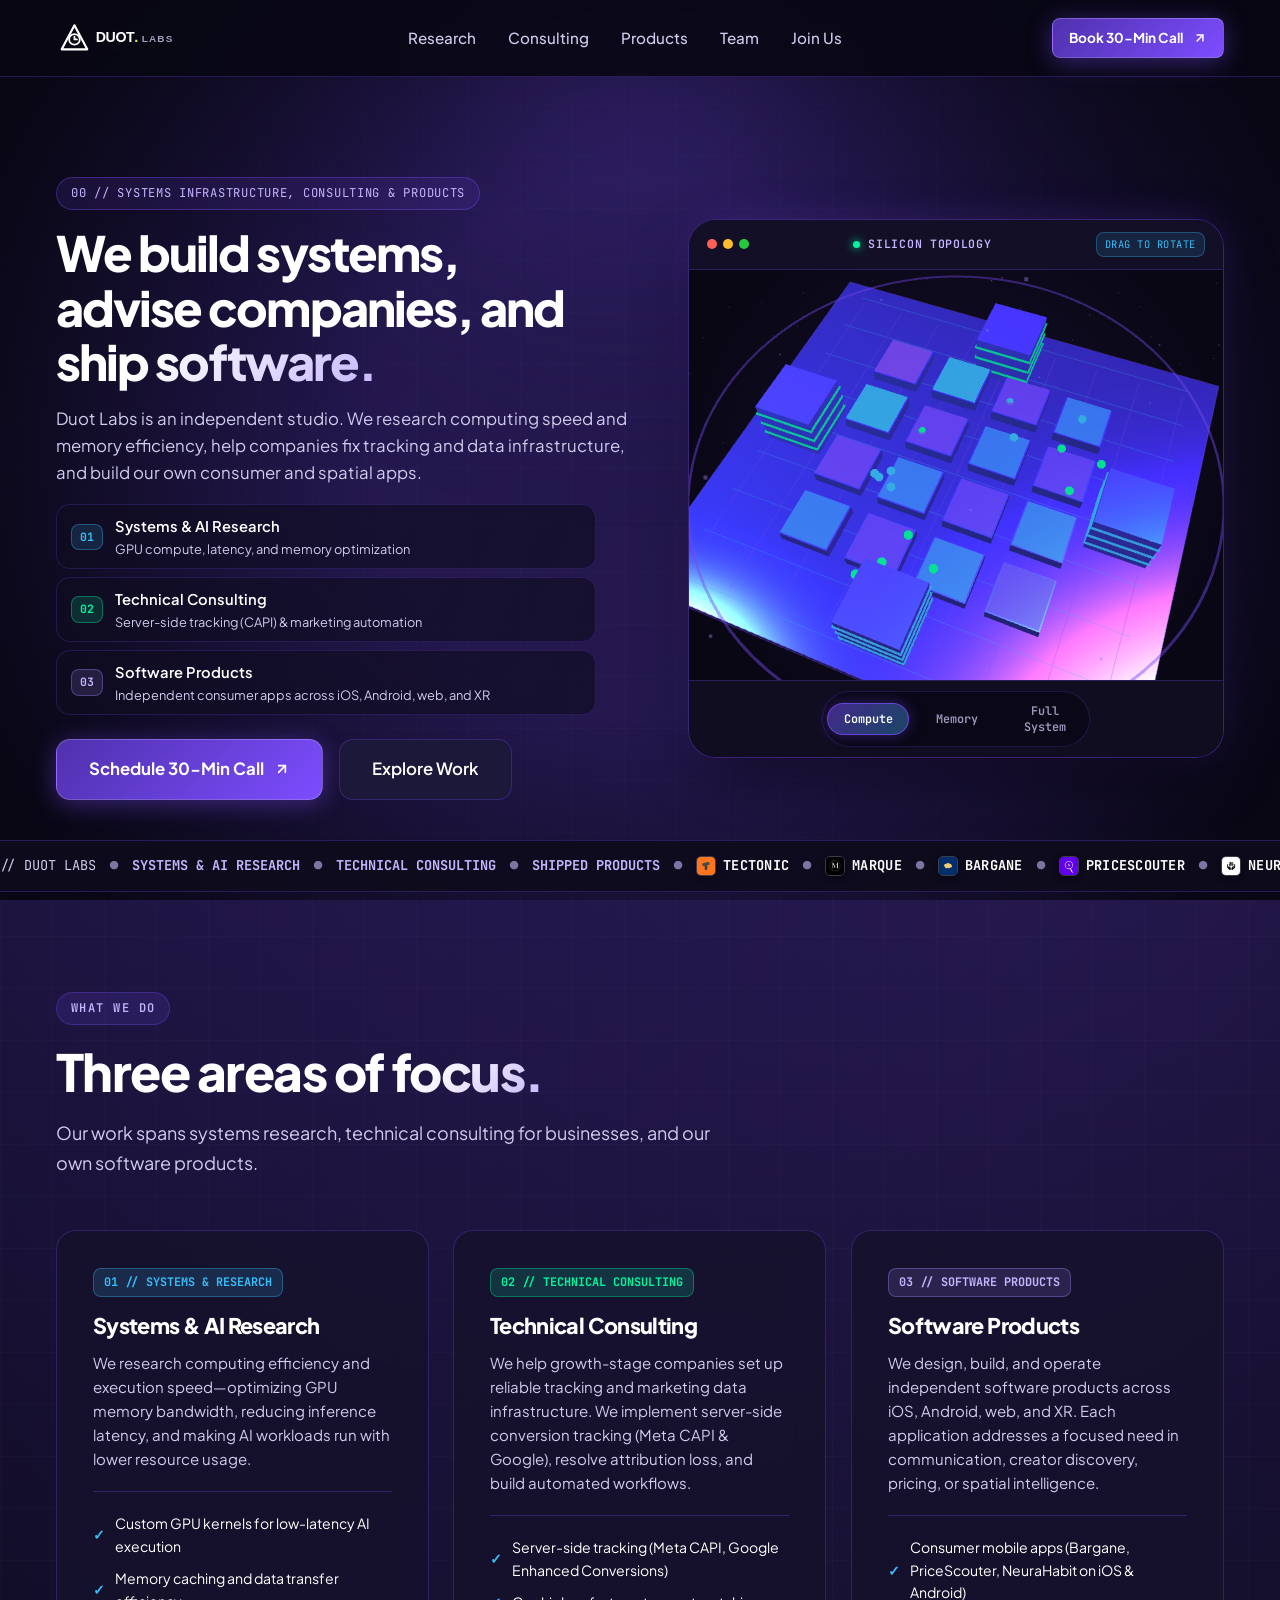
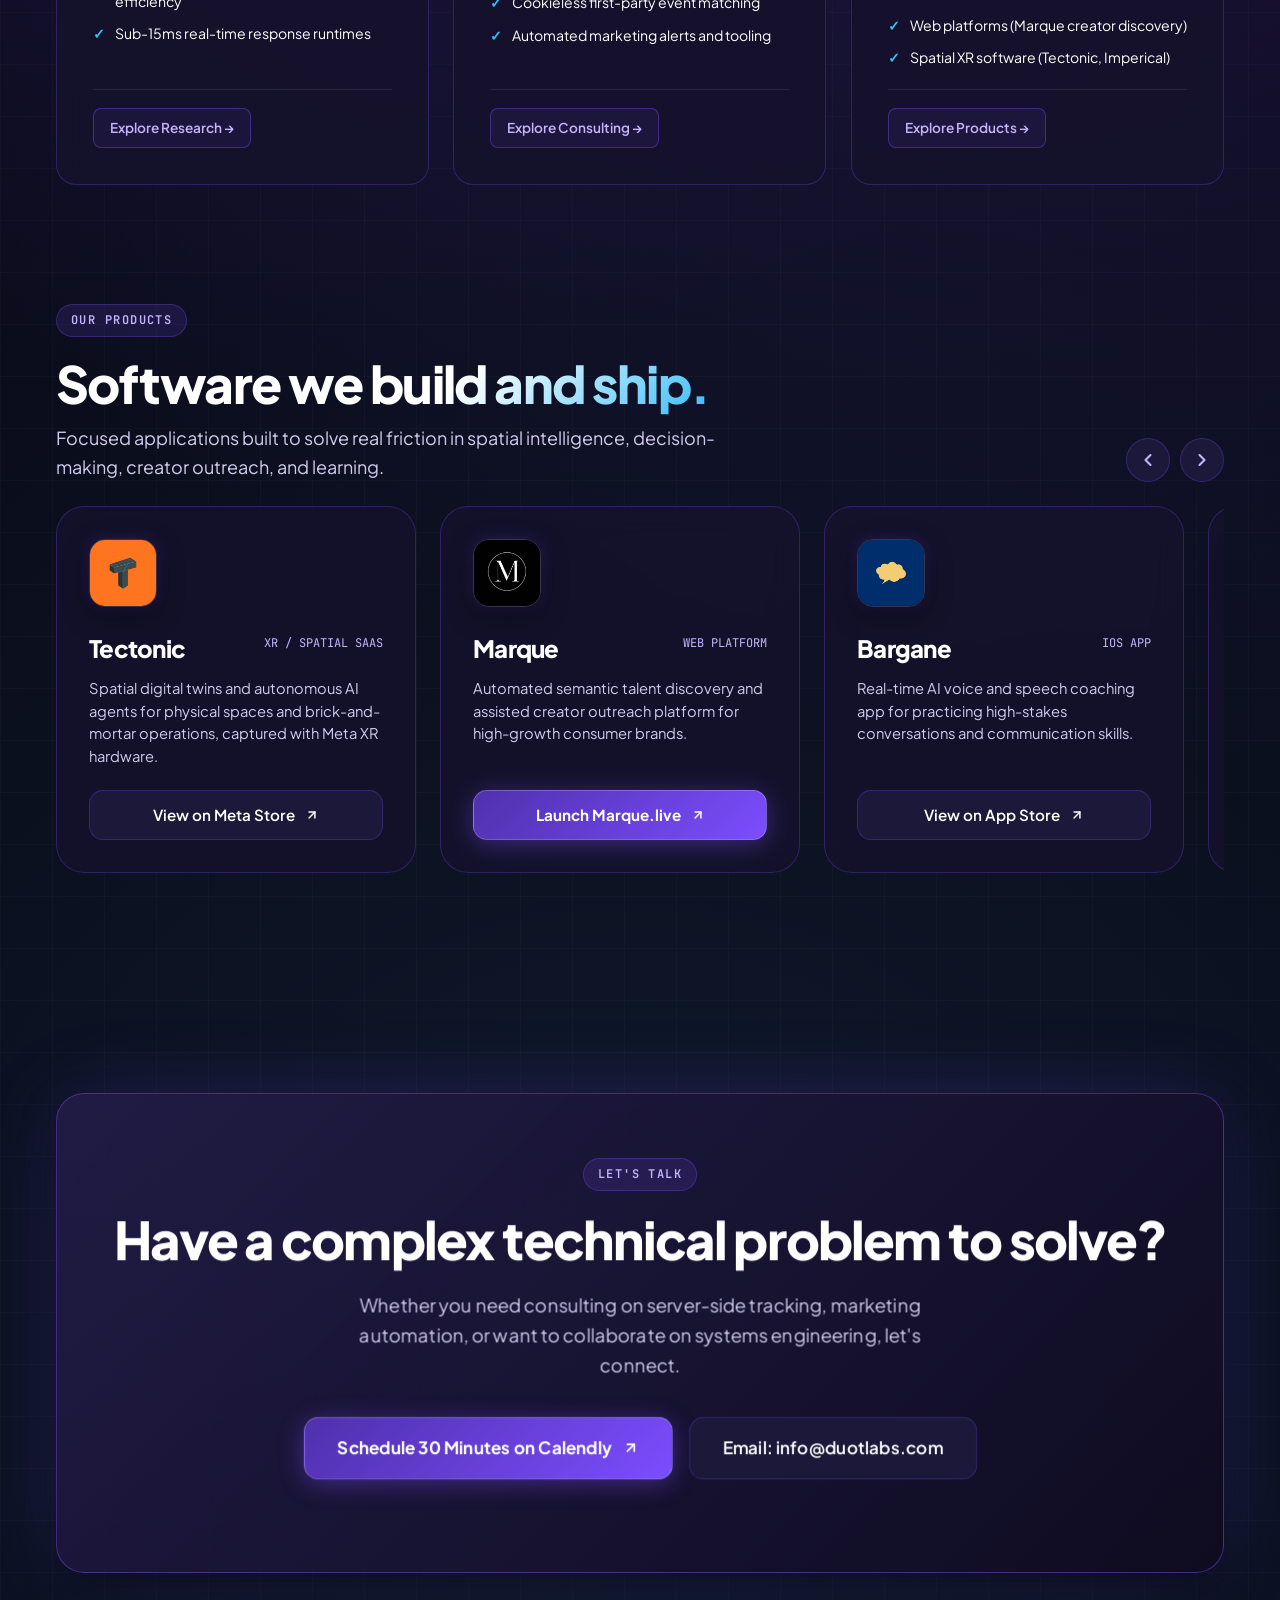
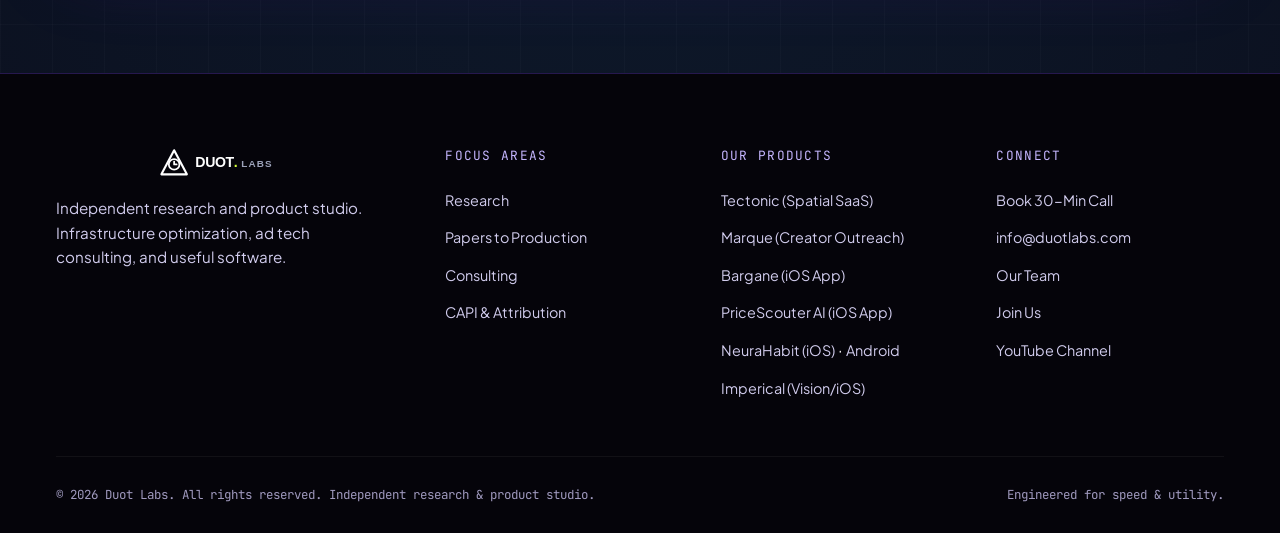
<file: index.html>
<!DOCTYPE html>
<html lang="en">
<head>
  <meta charset="UTF-8" />
  <meta name="viewport" content="width=device-width, initial-scale=1.0" />
  <title>Duot Labs — Systems Infrastructure, Consulting & Software</title>
  <meta name="description" content="Duot Labs is an independent studio. We build systems infrastructure, provide technical growth consulting, and ship research-backed software products." />
  <link rel="icon" type="image/svg+xml" href="assets/favicon.svg" />
  <meta name="theme-color" content="#090714" />

  <!-- Open Graph -->
  <meta property="og:type" content="website" />
  <meta property="og:url" content="https://duotlabs.com/" />
  <meta property="og:title" content="Duot Labs — Systems infrastructure & growth consulting." />
  <meta property="og:description" content="Systems infrastructure, technical growth consulting, and research-backed software products." />
  <meta property="og:image" content="https://duotlabs.com/assets/favicon.svg" />
  <meta name="twitter:card" content="summary_large_image" />
  <meta name="twitter:title" content="Duot Labs — Systems infrastructure & growth consulting." />
  <meta name="twitter:description" content="Systems infrastructure, technical growth consulting, and research-backed software products." />

  <!-- Google Fonts -->
  <link rel="preconnect" href="https://fonts.googleapis.com" />
  <link rel="preconnect" href="https://fonts.gstatic.com" crossorigin />
  <link href="https://fonts.googleapis.com/css2?family=JetBrains+Mono:wght@400;500;700&family=Plus+Jakarta+Sans:ital,wght@0,400;0,500;0,600;0,700;0,800;1,300;1,700&display=swap" rel="stylesheet" />

  <!-- Stylesheet -->
  <link rel="stylesheet" href="styles.css" />
</head>
<body>

  <!-- Ambient Light Effects -->
  <div class="ambient-glow-top" aria-hidden="true"></div>
  <div class="ambient-grid-overlay" aria-hidden="true"></div>

  <!-- Navigation Bar -->
  <header class="navbar">
    <div class="container nav-container">
      <a href="index.html" class="nav-brand" aria-label="Duot Labs Home">
        <img src="assets/logo.svg" alt="Duot Labs" class="brand-logo-img" />
      </a>

      <nav aria-label="Main Navigation">
        <ul class="nav-links">
          <li><a href="research.html" class="nav-link">Research</a></li>
          <li><a href="consulting.html" class="nav-link">Consulting</a></li>
          <li><a href="products.html" class="nav-link">Products</a></li>
          <li><a href="team.html" class="nav-link">Team</a></li>
          <li><a href="join.html" class="nav-link">Join Us</a></li>
          <li class="nav-mobile-cta">
            <a href="https://calendly.com/info-duotlabs/30min" target="_blank" rel="noopener noreferrer" class="btn btn-primary" style="width: 100%; justify-content: center; margin-top: 6px;">
              Book 30-Min Call
              <svg width="14" height="14" viewBox="0 0 24 24" fill="none" stroke="currentColor" stroke-width="2.5" stroke-linecap="round" stroke-linejoin="round"><line x1="7" y1="17" x2="17" y2="7"></line><polyline points="7 7 17 7 17 17"></polyline></svg>
            </a>
          </li>
        </ul>
      </nav>

      <div class="nav-actions">
        <a href="https://calendly.com/info-duotlabs/30min" target="_blank" rel="noopener noreferrer" class="btn btn-primary btn-sm">
          Book 30-Min Call
          <svg width="14" height="14" viewBox="0 0 24 24" fill="none" stroke="currentColor" stroke-width="2.5" stroke-linecap="round" stroke-linejoin="round"><line x1="7" y1="17" x2="17" y2="7"></line><polyline points="7 7 17 7 17 17"></polyline></svg>
        </a>
        <button class="nav-toggle" id="navToggle" aria-label="Toggle navigation menu" aria-expanded="false">
          <div class="nav-toggle-icon">
            <span></span>
            <span></span>
            <span></span>
          </div>
        </button>
      </div>
    </div>
  </header>

  <!-- Hero Section: Clear Value Proposition + Interactive 3D Systems Architecture Console -->
  <section class="hero-section" id="heroSection">
    <div class="container hero-grid-container">
      <!-- Left Column: Clear Business Identity & How It All Connects -->
      <div class="hero-content-col">
        <div class="hero-pill">
          <span>00 // SYSTEMS INFRASTRUCTURE, CONSULTING & PRODUCTS</span>
        </div>
        <h1 class="hero-title">
          We build systems,<br />
          advise companies, and <span class="gradient-text-purple">ship software.</span>
        </h1>
        <p class="hero-desc">
          Duot Labs is an independent studio. We research computing speed and memory efficiency, help companies fix tracking and data infrastructure, and build our own consumer and spatial apps.
        </p>

        <!-- 3 Pillars -->
        <div class="hero-pillars-overview">
          <div class="pillar-overview-chip">
            <span class="chip-step-badge">01</span>
            <div class="chip-content">
              <span class="chip-title">Systems & AI Research</span>
              <span class="chip-sub">GPU compute, latency, and memory optimization</span>
            </div>
          </div>
          <div class="pillar-overview-chip">
            <span class="chip-step-badge">02</span>
            <div class="chip-content">
              <span class="chip-title">Technical Consulting</span>
              <span class="chip-sub">Server-side tracking (CAPI) & marketing automation</span>
            </div>
          </div>
          <div class="pillar-overview-chip">
            <span class="chip-step-badge">03</span>
            <div class="chip-content">
              <span class="chip-title">Software Products</span>
              <span class="chip-sub">Independent consumer apps across iOS, Android, web, and XR</span>
            </div>
          </div>
        </div>

        <div class="hero-cta-group">
          <a href="https://calendly.com/info-duotlabs/30min" target="_blank" rel="noopener noreferrer" class="btn btn-primary btn-lg">
            Schedule 30-Min Call
            <svg width="16" height="16" viewBox="0 0 24 24" fill="none" stroke="currentColor" stroke-width="2.5" stroke-linecap="round" stroke-linejoin="round"><line x1="7" y1="17" x2="17" y2="7"></line><polyline points="7 7 17 7 17 17"></polyline></svg>
          </a>
          <a href="#focusSection" class="btn btn-secondary btn-lg">
            Explore Work
          </a>
        </div>
      </div>

      <!-- Right Column: Interactive 3D Silicon Console (Clean & Minimal) -->
      <div class="hero-systems-col">
        <div class="systems-console-frame">
          <!-- Terminal Header Bar -->
          <div class="console-header-bar">
            <div class="console-dots">
              <span class="dot-red"></span>
              <span class="dot-yellow"></span>
              <span class="dot-green"></span>
            </div>
            <div class="console-title-mono">
              <span class="hud-pulse-dot"></span>
              <span>SILICON TOPOLOGY</span>
            </div>
            <div class="console-drag-hint">DRAG TO ROTATE</div>
          </div>

          <!-- 3D WebGL Silicon & Memory Viewport (No overlapping text tags) -->
          <div class="console-viewport" id="consoleViewport">
            <canvas id="heroThreeCanvas" class="hero-three-canvas"></canvas>
            <canvas id="heroNetworkCanvas" class="hero-network-canvas" style="display: none;"></canvas>
          </div>

          <!-- Console Bottom Controls: Clean 3-Mode Toggle -->
          <div class="console-bottom-bar">
            <div class="console-layer-tabs" role="tablist">
              <button type="button" class="console-tab-btn active" data-core-mode="neural">
                Compute
              </button>
              <button type="button" class="console-tab-btn" data-core-mode="rings">
                Memory
              </button>
              <button type="button" class="console-tab-btn" data-core-mode="quantum">
                Full System
              </button>
            </div>
          </div>
        </div>
      </div>
    </div>
  </section>

  <!-- Live Ticker Strip -->
  <div class="ticker-strip" aria-hidden="true">
    <div class="ticker-track">
      <div class="ticker-item"><span>// DUOT LABS</span> <span class="ticker-sep">●</span> <b>SYSTEMS & AI RESEARCH</b> <span class="ticker-sep">●</span> <b>TECHNICAL CONSULTING</b> <span class="ticker-sep">●</span> <b>SHIPPED PRODUCTS</b> <span class="ticker-sep">●</span> <span class="ticker-app"><img src="assets/tectonic.png" alt="" class="ticker-app-icon" />TECTONIC</span> <span class="ticker-sep">●</span> <span class="ticker-app"><img src="assets/marque.png" alt="" class="ticker-app-icon" />MARQUE</span> <span class="ticker-sep">●</span> <span class="ticker-app"><img src="assets/bargane.jpg" alt="" class="ticker-app-icon" />BARGANE</span> <span class="ticker-sep">●</span> <span class="ticker-app"><img src="assets/pricescouter.jpg" alt="" class="ticker-app-icon" />PRICESCOUTER</span> <span class="ticker-sep">●</span> <span class="ticker-app"><img src="assets/neurahabit.jpg" alt="" class="ticker-app-icon" />NEURAHABIT</span> <span class="ticker-sep">●</span> <span class="ticker-app"><img src="assets/imperical.jpg" alt="" class="ticker-app-icon" />IMPERICAL</span> <span class="ticker-sep">●</span></div>
      <div class="ticker-item"><span>// DUOT LABS</span> <span class="ticker-sep">●</span> <b>SYSTEMS & AI RESEARCH</b> <span class="ticker-sep">●</span> <b>TECHNICAL CONSULTING</b> <span class="ticker-sep">●</span> <b>SHIPPED PRODUCTS</b> <span class="ticker-sep">●</span> <span class="ticker-app"><img src="assets/tectonic.png" alt="" class="ticker-app-icon" />TECTONIC</span> <span class="ticker-sep">●</span> <span class="ticker-app"><img src="assets/marque.png" alt="" class="ticker-app-icon" />MARQUE</span> <span class="ticker-sep">●</span> <span class="ticker-app"><img src="assets/bargane.jpg" alt="" class="ticker-app-icon" />BARGANE</span> <span class="ticker-sep">●</span> <span class="ticker-app"><img src="assets/pricescouter.jpg" alt="" class="ticker-app-icon" />PRICESCOUTER</span> <span class="ticker-sep">●</span> <span class="ticker-app"><img src="assets/neurahabit.jpg" alt="" class="ticker-app-icon" />NEURAHABIT</span> <span class="ticker-sep">●</span> <span class="ticker-app"><img src="assets/imperical.jpg" alt="" class="ticker-app-icon" />IMPERICAL</span> <span class="ticker-sep">●</span></div>
    </div>
  </div>

  <!-- What We Do: 3 Core Areas of Focus -->
  <section class="section" id="focusSection">
    <div class="container">
      <div class="section-header">
        <div class="section-pill">WHAT WE DO</div>
        <h2 class="section-title">Three areas of <span class="gradient-text-purple">focus.</span></h2>
        <p class="section-desc">
          Our work spans systems research, technical consulting for businesses, and our own software products.
        </p>
      </div>

      <div class="ecosystem-flow-wrapper">
        <div class="ecosystem-cards-grid">
          <!-- 01: Research & Systems -->
          <div class="ecosystem-card feature-card">
            <div>
              <span class="card-step-badge step-badge-blue">01 // SYSTEMS & RESEARCH</span>
              <h3 class="ecosystem-card-title">Systems & AI Research</h3>
              <p class="ecosystem-card-plain-desc">
                We research computing efficiency and execution speed—optimizing GPU memory bandwidth, reducing inference latency, and making AI workloads run with lower resource usage.
              </p>
              <ul class="feature-bullets" style="margin-bottom: 20px;">
                <li class="feature-bullet-item"><span class="bullet-check">✓</span> Custom GPU kernels for low-latency AI execution</li>
                <li class="feature-bullet-item"><span class="bullet-check">✓</span> Memory caching and data transfer efficiency</li>
                <li class="feature-bullet-item"><span class="bullet-check">✓</span> Sub-15ms real-time response runtimes</li>
              </ul>
            </div>
            <div class="ecosystem-card-footer">
              <a href="research.html" class="btn btn-outline-lime btn-sm">Explore Research →</a>
            </div>
          </div>

          <!-- 02: Technical Consulting -->
          <div class="ecosystem-card feature-card">
            <div>
              <span class="card-step-badge step-badge-emerald">02 // TECHNICAL CONSULTING</span>
              <h3 class="ecosystem-card-title">Technical Consulting</h3>
              <p class="ecosystem-card-plain-desc">
                We help growth-stage companies set up reliable tracking and marketing data infrastructure. We implement server-side conversion tracking (Meta CAPI & Google), resolve attribution loss, and build automated workflows.
              </p>
              <ul class="feature-bullets" style="margin-bottom: 20px;">
                <li class="feature-bullet-item"><span class="bullet-check">✓</span> Server-side tracking (Meta CAPI, Google Enhanced Conversions)</li>
                <li class="feature-bullet-item"><span class="bullet-check">✓</span> Cookieless first-party event matching</li>
                <li class="feature-bullet-item"><span class="bullet-check">✓</span> Automated marketing alerts and tooling</li>
              </ul>
            </div>
            <div class="ecosystem-card-footer">
              <a href="consulting.html" class="btn btn-outline-lime btn-sm">Explore Consulting →</a>
            </div>
          </div>

          <!-- 03: Shipped Products -->
          <div class="ecosystem-card feature-card">
            <div>
              <span class="card-step-badge step-badge-purple">03 // SOFTWARE PRODUCTS</span>
              <h3 class="ecosystem-card-title">Software Products</h3>
              <p class="ecosystem-card-plain-desc">
                We design, build, and operate independent software products across iOS, Android, web, and XR. Each application addresses a focused need in communication, creator discovery, pricing, or spatial intelligence.
              </p>
              <ul class="feature-bullets" style="margin-bottom: 20px;">
                <li class="feature-bullet-item"><span class="bullet-check">✓</span> Consumer mobile apps (Bargane, PriceScouter, NeuraHabit on iOS & Android)</li>
                <li class="feature-bullet-item"><span class="bullet-check">✓</span> Web platforms (Marque creator discovery)</li>
                <li class="feature-bullet-item"><span class="bullet-check">✓</span> Spatial XR software (Tectonic, Imperical)</li>
              </ul>
            </div>
            <div class="ecosystem-card-footer">
              <a href="products.html" class="btn btn-outline-lime btn-sm">Explore Products →</a>
            </div>
          </div>
        </div>
      </div>
    </div>
  </section>

  <!-- Section: Products Track (5 Dynamic Scrollable Cards) -->
  <section class="section" style="padding-top: 20px;">
    <div class="container">
      <div class="products-scroll-header">
        <div>
          <div class="section-pill">OUR PRODUCTS</div>
          <h2 class="section-title" style="margin-bottom: 8px;">Software we <span class="gradient-text-cyan">build and ship.</span></h2>
          <p class="section-desc">
            Focused applications built to solve real friction in spatial intelligence, decision-making, creator outreach, and learning.
          </p>
        </div>
        <div class="products-scroll-controls">
          <button class="scroll-btn" id="productScrollPrev" aria-label="Scroll left">
            <svg width="20" height="20" viewBox="0 0 24 24" fill="none" stroke="currentColor" stroke-width="2.5" stroke-linecap="round" stroke-linejoin="round"><polyline points="15 18 9 12 15 6"></polyline></svg>
          </button>
          <button class="scroll-btn" id="productScrollNext" aria-label="Scroll right">
            <svg width="20" height="20" viewBox="0 0 24 24" fill="none" stroke="currentColor" stroke-width="2.5" stroke-linecap="round" stroke-linejoin="round"><polyline points="9 18 15 12 9 6"></polyline></svg>
          </button>
        </div>
      </div>

      <div class="products-scroll-wrapper">
        <div class="products-scroll-track" id="productsTrack">

          <!-- 1. Tectonic -->
          <div class="product-scroll-card">
            <div>
              <img src="assets/tectonic.png" alt="Tectonic App Icon" class="product-app-icon" />
              <div class="product-card-title-row">
                <h3 class="product-card-name">Tectonic</h3>
                <span class="product-type-tag">XR / SPATIAL SAAS</span>
              </div>
              <p class="product-card-desc">Spatial digital twins and autonomous AI agents for physical spaces and brick-and-mortar operations, captured with Meta XR hardware.</p>
            </div>
            <div>
              <a href="https://www.meta.com/experiences/tectonic/1339450442584955/" target="_blank" rel="noopener noreferrer" class="btn btn-secondary" style="width: 100%;">
                View on Meta Store
                <svg width="14" height="14" viewBox="0 0 24 24" fill="none" stroke="currentColor" stroke-width="2.5" stroke-linecap="round" stroke-linejoin="round"><line x1="7" y1="17" x2="17" y2="7"></line><polyline points="7 7 17 7 17 17"></polyline></svg>
              </a>
            </div>
          </div>

          <!-- 2. Marque -->
          <div class="product-scroll-card">
            <div>
              <img src="assets/marque.png" alt="Marque Logo" class="product-app-icon" />
              <div class="product-card-title-row">
                <h3 class="product-card-name">Marque</h3>
                <span class="product-type-tag">WEB PLATFORM</span>
              </div>
              <p class="product-card-desc">Automated semantic talent discovery and assisted creator outreach platform for high-growth consumer brands.</p>
            </div>
            <div>
              <a href="https://marque.live/" target="_blank" rel="noopener noreferrer" class="btn btn-primary" style="width: 100%;">
                Launch Marque.live
                <svg width="14" height="14" viewBox="0 0 24 24" fill="none" stroke="currentColor" stroke-width="2.5" stroke-linecap="round" stroke-linejoin="round"><line x1="7" y1="17" x2="17" y2="7"></line><polyline points="7 7 17 7 17 17"></polyline></svg>
              </a>
            </div>
          </div>

          <!-- 3. Bargane -->
          <div class="product-scroll-card">
            <div>
              <img src="assets/bargane.jpg" alt="Bargane App Icon" class="product-app-icon" />
              <div class="product-card-title-row">
                <h3 class="product-card-name">Bargane</h3>
                <span class="product-type-tag">IOS APP</span>
              </div>
              <p class="product-card-desc">Real-time AI voice and speech coaching app for practicing high-stakes conversations and communication skills.</p>
            </div>
            <div>
              <a href="https://apps.apple.com/us/app/bargane/id6760089931" target="_blank" rel="noopener noreferrer" class="btn btn-secondary" style="width: 100%;">
                View on App Store
                <svg width="14" height="14" viewBox="0 0 24 24" fill="none" stroke="currentColor" stroke-width="2.5" stroke-linecap="round" stroke-linejoin="round"><line x1="7" y1="17" x2="17" y2="7"></line><polyline points="7 7 17 7 17 17"></polyline></svg>
              </a>
            </div>
          </div>

          <!-- 4. PriceScouter AI -->
          <div class="product-scroll-card">
            <div>
              <img src="assets/pricescouter.jpg" alt="PriceScouter AI App Icon" class="product-app-icon" />
              <div class="product-card-title-row">
                <h3 class="product-card-name">PriceScouter AI</h3>
                <span class="product-type-tag">IOS APP</span>
              </div>
              <p class="product-card-desc">Instant resale market value estimation and multi-store deal tracking from photo capture and live market search.</p>
            </div>
            <div>
              <a href="https://apps.apple.com/us/app/pricescouter-ai/id6749451027" target="_blank" rel="noopener noreferrer" class="btn btn-secondary" style="width: 100%;">
                View on App Store
                <svg width="14" height="14" viewBox="0 0 24 24" fill="none" stroke="currentColor" stroke-width="2.5" stroke-linecap="round" stroke-linejoin="round"><line x1="7" y1="17" x2="17" y2="7"></line><polyline points="7 7 17 7 17 17"></polyline></svg>
              </a>
            </div>
          </div>

          <!-- 5. NeuraHabit -->
          <div class="product-scroll-card">
            <div>
              <img src="assets/neurahabit.jpg" alt="NeuraHabit App Icon" class="product-app-icon" />
              <div class="product-card-title-row">
                <h3 class="product-card-name">NeuraHabit</h3>
                <span class="product-type-tag">IOS / ANDROID</span>
              </div>
              <p class="product-card-desc">Cognitive routine builder that turns small micro-actions into durable everyday habits using behavioral psychology.</p>
            </div>
            <div class="product-btn-grid">
              <a href="https://apps.apple.com/us/app/neurahabit/id6757574461" target="_blank" rel="noopener noreferrer" class="btn btn-secondary">
                App Store
                <svg width="13" height="13" viewBox="0 0 24 24" fill="none" stroke="currentColor" stroke-width="2.5" stroke-linecap="round" stroke-linejoin="round"><line x1="7" y1="17" x2="17" y2="7"></line><polyline points="7 7 17 7 17 17"></polyline></svg>
              </a>
              <a href="https://play.google.com/store/apps/details?id=com.neurahabit.app&hl=en_US" target="_blank" rel="noopener noreferrer" class="btn btn-secondary">
                Google Play
                <svg width="13" height="13" viewBox="0 0 24 24" fill="none" stroke="currentColor" stroke-width="2.5" stroke-linecap="round" stroke-linejoin="round"><line x1="7" y1="17" x2="17" y2="7"></line><polyline points="7 7 17 7 17 17"></polyline></svg>
              </a>
            </div>
          </div>

          <!-- 6. Imperical -->
          <div class="product-scroll-card">
            <div>
              <img src="assets/imperical.jpg" alt="Imperical App Icon" class="product-app-icon" />
              <div class="product-card-title-row">
                <h3 class="product-card-name">Imperical</h3>
                <span class="product-type-tag">VISION / IOS</span>
              </div>
              <p class="product-card-desc">Interactive virtual reality science education simulations for spatial computing headsets and visionOS.</p>
            </div>
            <div>
              <a href="https://apps.apple.com/us/app/imperical/id6759636738" target="_blank" rel="noopener noreferrer" class="btn btn-secondary" style="width: 100%;">
                View on App Store
                <svg width="14" height="14" viewBox="0 0 24 24" fill="none" stroke="currentColor" stroke-width="2.5" stroke-linecap="round" stroke-linejoin="round"><line x1="7" y1="17" x2="17" y2="7"></line><polyline points="7 7 17 7 17 17"></polyline></svg>
              </a>
            </div>
          </div>

        </div>
      </div>
    </div>
  </section>

  <!-- Focused Consultation CTA Banner -->
  <section class="section">
    <div class="container">
      <div class="cta-banner">
        <div class="section-pill" style="margin-bottom: 20px;">LET'S TALK</div>
        <h2 class="cta-title">Have a complex technical problem to solve?</h2>
        <p class="cta-desc">
          Whether you need consulting on server-side tracking, marketing automation, or want to collaborate on systems engineering, let's connect.
        </p>
        <div class="cta-btn-group">
          <a href="https://calendly.com/info-duotlabs/30min" target="_blank" rel="noopener noreferrer" class="btn btn-primary btn-lg">
            Schedule 30 Minutes on Calendly
            <svg width="16" height="16" viewBox="0 0 24 24" fill="none" stroke="currentColor" stroke-width="2.5" stroke-linecap="round" stroke-linejoin="round"><line x1="7" y1="17" x2="17" y2="7"></line><polyline points="7 7 17 7 17 17"></polyline></svg>
          </a>
          <a href="mailto:info@duotlabs.com" class="btn btn-secondary btn-lg">
            Email: info@duotlabs.com
          </a>
        </div>
      </div>
    </div>
  </section>

  <!-- Footer -->
  <footer class="site-footer">
    <div class="container">
      <div class="footer-grid">
        <div class="footer-brand-col">
          <img src="assets/logo.svg" alt="Duot Labs" class="brand-logo-img" />
          <p class="footer-tagline">
            Independent research and product studio. Infrastructure optimization, ad tech consulting, and useful software.
          </p>
        </div>

        <div>
          <div class="footer-heading">Focus Areas</div>
          <ul class="footer-links">
            <li><a href="research.html" class="footer-link">Research</a></li>
            <li><a href="research.html" class="footer-link">Papers to Production</a></li>
            <li><a href="consulting.html" class="footer-link">Consulting</a></li>
            <li><a href="consulting.html" class="footer-link">CAPI & Attribution</a></li>
          </ul>
        </div>

        <div>
          <div class="footer-heading">Our Products</div>
          <ul class="footer-links">
            <li><a href="https://www.meta.com/experiences/tectonic/1339450442584955/" target="_blank" rel="noopener noreferrer" class="footer-link">Tectonic (Spatial SaaS)</a></li>
            <li><a href="https://marque.live/" target="_blank" rel="noopener noreferrer" class="footer-link">Marque (Creator Outreach)</a></li>
            <li><a href="https://apps.apple.com/us/app/bargane/id6760089931" target="_blank" rel="noopener noreferrer" class="footer-link">Bargane (iOS App)</a></li>
            <li><a href="https://apps.apple.com/us/app/pricescouter-ai/id6749451027" target="_blank" rel="noopener noreferrer" class="footer-link">PriceScouter AI (iOS App)</a></li>
            <li><a href="https://apps.apple.com/us/app/neurahabit/id6757574461" target="_blank" rel="noopener noreferrer" class="footer-link">NeuraHabit (iOS)</a> · <a href="https://play.google.com/store/apps/details?id=com.neurahabit.app&hl=en_US" target="_blank" rel="noopener noreferrer" class="footer-link">Android</a></li>
            <li><a href="https://apps.apple.com/us/app/imperical/id6759636738" target="_blank" rel="noopener noreferrer" class="footer-link">Imperical (Vision/iOS)</a></li>
          </ul>
        </div>

        <div>
          <div class="footer-heading">Connect</div>
          <ul class="footer-links">
            <li><a href="https://calendly.com/info-duotlabs/30min" target="_blank" rel="noopener noreferrer" class="footer-link">Book 30-Min Call</a></li>
            <li><a href="mailto:info@duotlabs.com" class="footer-link">info@duotlabs.com</a></li>
            <li><a href="team.html" class="footer-link">Our Team</a></li>
            <li><a href="join.html" class="footer-link">Join Us</a></li>
            <li><a href="https://www.youtube.com/@DuotLabs" target="_blank" rel="noopener noreferrer" class="footer-link">YouTube Channel</a></li>
          </ul>
        </div>
      </div>

      <div class="footer-bottom">
        <div>© 2026 Duot Labs. All rights reserved. Independent research & product studio.</div>
        <div>Engineered for speed & utility.</div>
      </div>
    </div>
  </footer>

  <!-- Project Brief Modal -->
  <div class="modal-overlay" id="briefModal" role="dialog" aria-modal="true" aria-labelledby="briefModalTitle">
    <div class="modal-container">
      <div class="modal-header">
        <h3 class="modal-title" id="briefModalTitle">Get in Touch</h3>
        <button class="modal-close" data-close-modal aria-label="Close dialog">✕</button>
      </div>
      <div class="modal-body">
        <form id="inquiryForm">
          <div class="form-group">
            <label class="form-label" for="clientName">Your Name / Company</label>
            <input type="text" id="clientName" class="form-input" placeholder="e.g. Alex / Acme" required />
          </div>
          <div class="form-group">
            <label class="form-label" for="clientEmail">Email Address</label>
            <input type="email" id="clientEmail" class="form-input" placeholder="alex@acme.com" required />
          </div>
          <div class="form-group">
            <label class="form-label" for="serviceInterest">What would you like to discuss?</label>
            <select id="serviceInterest" class="form-select">
              <option value="consulting">Ad Tech Consulting (CAPI, Tracking, Scaling)</option>
              <option value="systems">Systems & Infra Optimization (Latency, Throughput)</option>
              <option value="products">Software Products (Marque, Apps)</option>
              <option value="join">Joining the Team / Collaboration</option>
              <option value="other">Other Inquiry</option>
            </select>
          </div>
          <div class="form-group">
            <label class="form-label" for="clientNotes">Brief Description</label>
            <textarea id="clientNotes" class="form-textarea" placeholder="Tell us about the problem you're trying to solve or what you'd like to work on..."></textarea>
          </div>
          <button type="submit" class="btn btn-primary" style="width: 100%;">
            Send Message to Duot →
          </button>
        </form>
      </div>
    </div>
  </div>

  <!-- Three.js 3D Engine & Main JavaScript File -->
  <script src="assets/vendor/three.min.js"></script>
  <script src="app.js"></script>
</body>
</html>
</file>
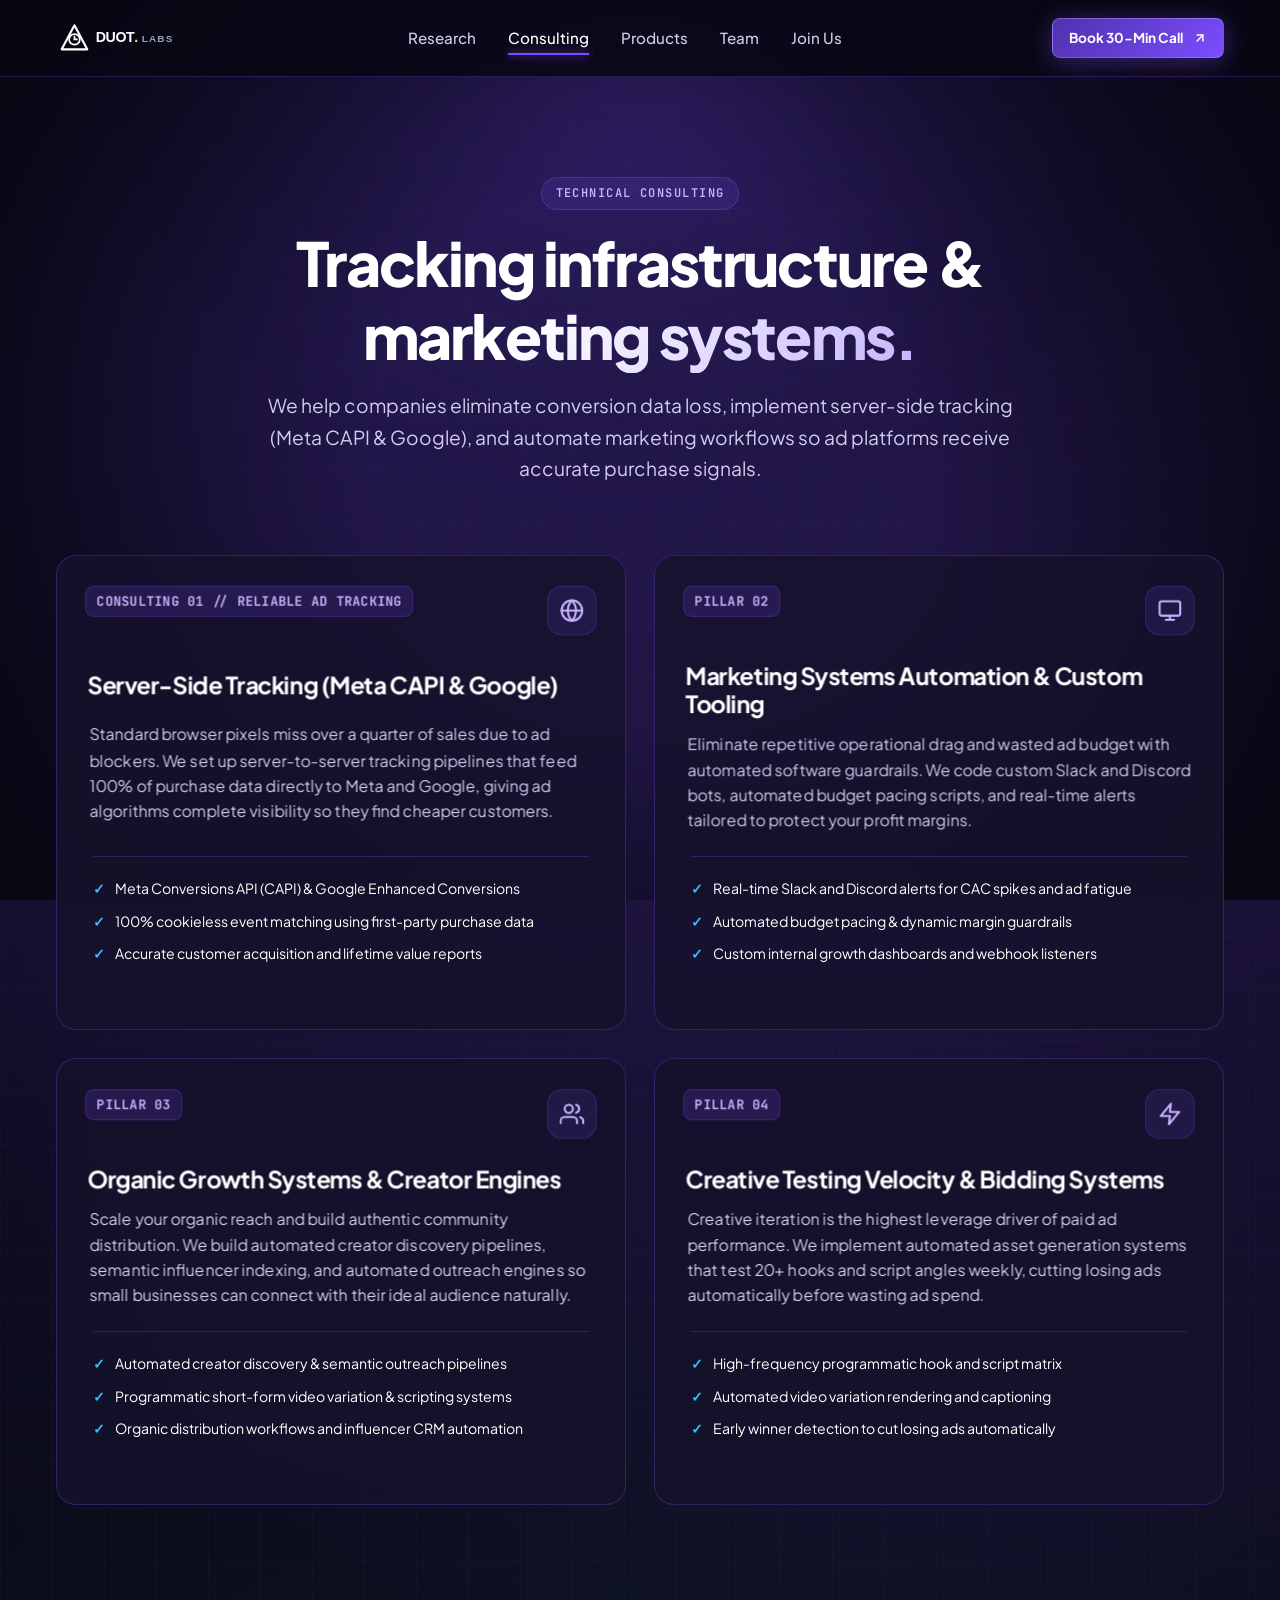
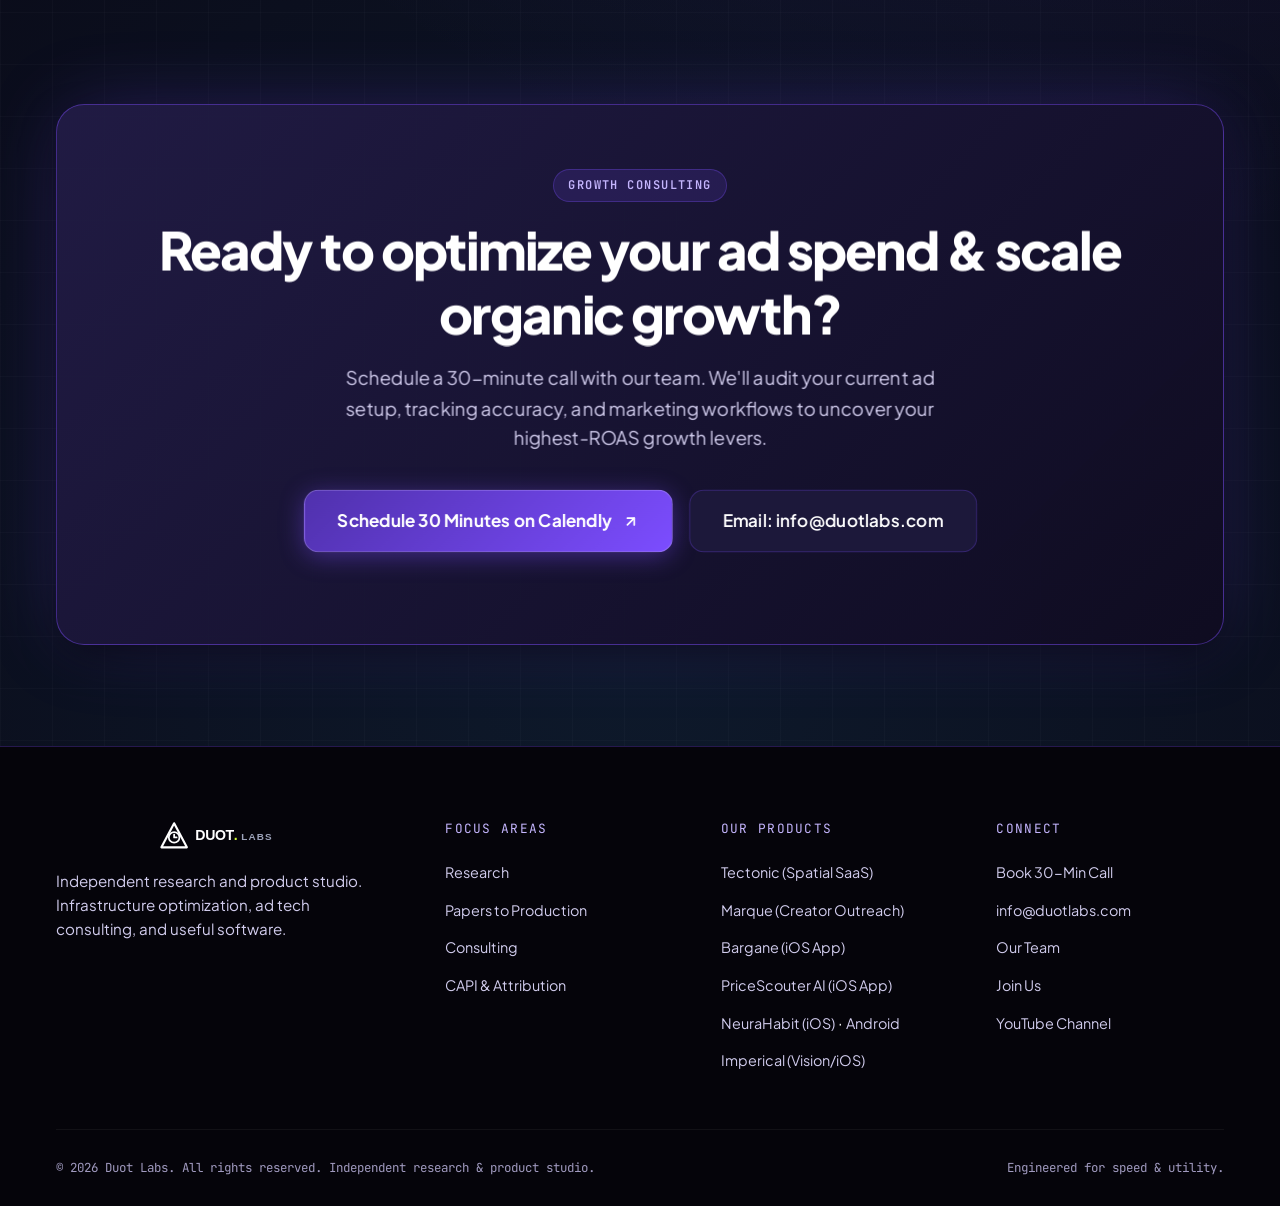
<file: consulting.html>
<!DOCTYPE html>
<html lang="en">

<head>
  <meta charset="UTF-8" />
  <meta name="viewport" content="width=device-width, initial-scale=1.0" />
  <title>Consulting — Duot Labs</title>
  <meta name="description"
    content="Automated ad infrastructure and growth engineering for small businesses: cookieless server-side tracking, ROAS optimization, marketing automation, and organic creator distribution." />
  <link rel="icon" type="image/svg+xml" href="assets/favicon.svg" />
  <meta name="theme-color" content="#090714" />

  <link rel="preconnect" href="https://fonts.googleapis.com" />
  <link rel="preconnect" href="https://fonts.gstatic.com" crossorigin />
  <link
    href="https://fonts.googleapis.com/css2?family=JetBrains+Mono:wght@400;500;700&family=Plus+Jakarta+Sans:ital,wght@0,400;0,500;0,600;0,700;0,800;1,300;1,700&display=swap"
    rel="stylesheet" />
  <link rel="stylesheet" href="styles.css" />
</head>

<body>

  <div class="ambient-glow-top" aria-hidden="true"></div>
  <div class="ambient-grid-overlay" aria-hidden="true"></div>

  <!-- Navigation -->
  <header class="navbar">
    <div class="container nav-container">
      <a href="index.html" class="nav-brand" aria-label="Duot Labs Home">
        <img src="assets/logo.svg" alt="Duot Labs" class="brand-logo-img" />
      </a>

      <nav aria-label="Main Navigation">
        <ul class="nav-links">
          <li><a href="research.html" class="nav-link">Research</a></li>
          <li><a href="consulting.html" class="nav-link active">Consulting</a></li>
          <li><a href="products.html" class="nav-link">Products</a></li>
          <li><a href="team.html" class="nav-link">Team</a></li>
          <li><a href="join.html" class="nav-link">Join Us</a></li>
          <li class="nav-mobile-cta">
            <a href="https://calendly.com/info-duotlabs/30min" target="_blank" rel="noopener noreferrer" class="btn btn-primary" style="width: 100%; justify-content: center; margin-top: 6px;">
              Book 30-Min Call
              <svg width="14" height="14" viewBox="0 0 24 24" fill="none" stroke="currentColor" stroke-width="2.5" stroke-linecap="round" stroke-linejoin="round"><line x1="7" y1="17" x2="17" y2="7"></line><polyline points="7 7 17 7 17 17"></polyline></svg>
            </a>
          </li>
        </ul>
      </nav>

      <div class="nav-actions">
        <a href="https://calendly.com/info-duotlabs/30min" target="_blank" rel="noopener noreferrer"
          class="btn btn-primary btn-sm">
          Book 30-Min Call
          <svg width="14" height="14" viewBox="0 0 24 24" fill="none" stroke="currentColor" stroke-width="2.5"
            stroke-linecap="round" stroke-linejoin="round">
            <line x1="7" y1="17" x2="17" y2="7"></line>
            <polyline points="7 7 17 7 17 17"></polyline>
          </svg>
        </a>
        <button class="nav-toggle" id="navToggle" aria-label="Toggle navigation menu" aria-expanded="false">
          <div class="nav-toggle-icon">
            <span></span>
            <span></span>
            <span></span>
          </div>
        </button>
      </div>
    </div>
  </header>

  <!-- Page Header -->
  <header class="page-header">
    <div class="container page-header-inner">
      <div class="section-pill">TECHNICAL CONSULTING</div>
      <h1 class="page-title">Tracking infrastructure & <span class="gradient-text-purple">marketing systems.</span></h1>
      <p class="page-intro">
        We help companies eliminate conversion data loss, implement server-side tracking (Meta CAPI & Google), and automate marketing workflows so ad platforms receive accurate purchase signals.
      </p>

    </div>
  </header>

  <!-- Consulting Services -->
  <section class="section" style="padding-top: 20px;">
    <div class="container">
      <div class="grid-2">

        <!-- 01: Server-Side CAPI -->
        <div class="feature-card">
          <div class="card-header-icon">
            <span class="card-code">CONSULTING 01 // RELIABLE AD TRACKING</span>
            <div class="icon-box">
              <svg width="24" height="24" viewBox="0 0 24 24" fill="none" stroke="currentColor" stroke-width="2"
                stroke-linecap="round" stroke-linejoin="round">
                <circle cx="12" cy="12" r="10"></circle>
                <line x1="2" y1="12" x2="22" y2="12"></line>
                <path d="M12 2a15.3 15.3 0 0 1 4 10 15.3 15.3 0 0 1-4 10 15.3 15.3 0 0 1-4-10 15.3 15.3 0 0 1 4-10z">
                </path>
              </svg>
            </div>
          </div>
          <h2 class="card-title">Server-Side Tracking (Meta CAPI & Google)</h2>
          <p class="card-desc">
            Standard browser pixels miss over a quarter of sales due to ad blockers. We set up server-to-server tracking pipelines that feed 100% of purchase data directly to Meta and Google, giving ad algorithms complete visibility so they find cheaper customers.
          </p>
          <ul class="feature-bullets">
            <li class="feature-bullet-item"><span class="bullet-check">✓</span> Meta Conversions API (CAPI) & Google
              Enhanced Conversions</li>
            <li class="feature-bullet-item"><span class="bullet-check">✓</span> 100% cookieless event matching using first-party purchase data</li>
            <li class="feature-bullet-item"><span class="bullet-check">✓</span> Accurate customer acquisition and lifetime value reports</li>
          </ul>
        </div>

        <!-- 02: Marketing Automation & Tooling -->
        <div class="feature-card">
          <div class="card-header-icon">
            <span class="card-code">PILLAR 02</span>
            <div class="icon-box">
              <svg width="24" height="24" viewBox="0 0 24 24" fill="none" stroke="currentColor" stroke-width="2"
                stroke-linecap="round" stroke-linejoin="round">
                <rect x="2" y="3" width="20" height="14" rx="2" ry="2"></rect>
                <line x1="8" y1="21" x2="16" y2="21"></line>
                <line x1="12" y1="17" x2="12" y2="21"></line>
              </svg>
            </div>
          </div>
          <h2 class="card-title">Marketing Systems Automation & Custom Tooling</h2>
          <p class="card-desc">
            Eliminate repetitive operational drag and wasted ad budget with automated software guardrails. We code custom Slack and Discord bots, automated budget pacing scripts, and real-time alerts tailored to protect your profit margins.
          </p>
          <ul class="feature-bullets">
            <li class="feature-bullet-item"><span class="bullet-check">✓</span> Real-time Slack and Discord alerts for
              CAC spikes and ad fatigue</li>
            <li class="feature-bullet-item"><span class="bullet-check">✓</span> Automated budget pacing & dynamic margin
              guardrails</li>
            <li class="feature-bullet-item"><span class="bullet-check">✓</span> Custom internal growth dashboards and
              webhook listeners</li>
          </ul>
        </div>

        <!-- 03: Organic Growth Systems -->
        <div class="feature-card">
          <div class="card-header-icon">
            <span class="card-code">PILLAR 03</span>
            <div class="icon-box">
              <svg width="24" height="24" viewBox="0 0 24 24" fill="none" stroke="currentColor" stroke-width="2"
                stroke-linecap="round" stroke-linejoin="round">
                <path d="M17 21v-2a4 4 0 0 0-4-4H5a4 4 0 0 0-4 4v2"></path>
                <circle cx="9" cy="7" r="4"></circle>
                <path d="M23 21v-2a4 4 0 0 0-3-3.87"></path>
                <path d="M16 3.13a4 4 0 0 1 0 7.75"></path>
              </svg>
            </div>
          </div>
          <h2 class="card-title">Organic Growth Systems & Creator Engines</h2>
          <p class="card-desc">
            Scale your organic reach and build authentic community distribution. We build automated creator discovery pipelines, semantic influencer indexing, and automated outreach engines so small businesses can connect with their ideal audience naturally.
          </p>
          <ul class="feature-bullets">
            <li class="feature-bullet-item"><span class="bullet-check">✓</span> Automated creator discovery & semantic
              outreach pipelines</li>
            <li class="feature-bullet-item"><span class="bullet-check">✓</span> Programmatic short-form video variation
              & scripting systems</li>
            <li class="feature-bullet-item"><span class="bullet-check">✓</span> Organic distribution workflows and
              influencer CRM automation</li>
          </ul>
        </div>

        <!-- 04: Creative Hook Velocity -->
        <div class="feature-card">
          <div class="card-header-icon">
            <span class="card-code">PILLAR 04</span>
            <div class="icon-box">
              <svg width="24" height="24" viewBox="0 0 24 24" fill="none" stroke="currentColor" stroke-width="2"
                stroke-linecap="round" stroke-linejoin="round">
                <polygon points="13 2 3 14 12 14 11 22 21 10 12 10 13 2"></polygon>
              </svg>
            </div>
          </div>
          <h2 class="card-title">Creative Testing Velocity & Bidding Systems</h2>
          <p class="card-desc">
            Creative iteration is the highest leverage driver of paid ad performance. We implement automated asset generation systems that test 20+ hooks and script angles weekly, cutting losing ads automatically before wasting ad spend.
          </p>
          <ul class="feature-bullets">
            <li class="feature-bullet-item"><span class="bullet-check">✓</span> High-frequency programmatic hook and
              script matrix</li>
            <li class="feature-bullet-item"><span class="bullet-check">✓</span> Automated video variation rendering and
              captioning</li>
            <li class="feature-bullet-item"><span class="bullet-check">✓</span> Early winner detection to cut losing ads
              automatically</li>
          </ul>
        </div>

      </div>
    </div>
  </section>

  <!-- CTA -->
  <section class="section">
    <div class="container">
      <div class="cta-banner">
        <div class="section-pill" style="margin-bottom: 20px;">GROWTH CONSULTING</div>
        <h2 class="cta-title">Ready to optimize your ad spend & scale organic growth?</h2>
        <p class="cta-desc">
          Schedule a 30-minute call with our team. We'll audit your current ad setup, tracking accuracy, and marketing workflows to uncover your highest-ROAS growth levers.
        </p>
        <div class="cta-btn-group">
          <a href="https://calendly.com/info-duotlabs/30min" target="_blank" rel="noopener noreferrer"
            class="btn btn-primary btn-lg">
            Schedule 30 Minutes on Calendly
            <svg width="16" height="16" viewBox="0 0 24 24" fill="none" stroke="currentColor" stroke-width="2.5"
              stroke-linecap="round" stroke-linejoin="round">
              <line x1="7" y1="17" x2="17" y2="7"></line>
              <polyline points="7 7 17 7 17 17"></polyline>
            </svg>
          </a>
          <a href="mailto:info@duotlabs.com" class="btn btn-secondary btn-lg">
            Email: info@duotlabs.com
          </a>
        </div>
      </div>
    </div>
  </section>

  <!-- Footer -->
  <footer class="site-footer">
    <div class="container">
      <div class="footer-grid">
        <div class="footer-brand-col">
          <img src="assets/logo.svg" alt="Duot Labs" class="brand-logo-img" />
          <p class="footer-tagline">
            Independent research and product studio. Infrastructure optimization, ad tech consulting, and useful
            software.
          </p>
        </div>

        <div>
          <div class="footer-heading">Focus Areas</div>
          <ul class="footer-links">
            <li><a href="research.html" class="footer-link">Research</a></li>
            <li><a href="research.html" class="footer-link">Papers to Production</a></li>
            <li><a href="consulting.html" class="footer-link">Consulting</a></li>
            <li><a href="consulting.html" class="footer-link">CAPI & Attribution</a></li>
          </ul>
        </div>

        <div>
          <div class="footer-heading">Our Products</div>
          <ul class="footer-links">
            <li><a href="https://www.meta.com/experiences/tectonic/1339450442584955/" target="_blank" rel="noopener noreferrer" class="footer-link">Tectonic (Spatial SaaS)</a></li>
            <li><a href="https://marque.live/" target="_blank" rel="noopener noreferrer" class="footer-link">Marque
                (Creator Outreach)</a></li>
            <li><a href="https://apps.apple.com/us/app/bargane/id6760089931" target="_blank" rel="noopener noreferrer"
                class="footer-link">Bargane (iOS App)</a></li>
            <li><a href="https://apps.apple.com/us/app/pricescouter-ai/id6749451027" target="_blank"
                rel="noopener noreferrer" class="footer-link">PriceScouter AI (iOS App)</a></li>
            <li><a href="https://apps.apple.com/us/app/neurahabit/id6757574461" target="_blank"
                rel="noopener noreferrer" class="footer-link">NeuraHabit (iOS)</a> · <a href="https://play.google.com/store/apps/details?id=com.neurahabit.app&hl=en_US" target="_blank"
                rel="noopener noreferrer" class="footer-link">Android</a></li>
            <li><a href="https://apps.apple.com/us/app/imperical/id6759636738" target="_blank" rel="noopener noreferrer"
                class="footer-link">Imperical (Vision/iOS)</a></li>
          </ul>
        </div>

        <div>
          <div class="footer-heading">Connect</div>
          <ul class="footer-links">
            <li><a href="https://calendly.com/info-duotlabs/30min" target="_blank" rel="noopener noreferrer"
                class="footer-link">Book 30-Min Call</a></li>
            <li><a href="mailto:info@duotlabs.com" class="footer-link">info@duotlabs.com</a></li>
            <li><a href="team.html" class="footer-link">Our Team</a></li>
            <li><a href="join.html" class="footer-link">Join Us</a></li>
            <li><a href="https://www.youtube.com/@DuotLabs" target="_blank" rel="noopener noreferrer"
                class="footer-link">YouTube Channel</a></li>
          </ul>
        </div>
      </div>

      <div class="footer-bottom">
        <div>© 2026 Duot Labs. All rights reserved. Independent research & product studio.</div>
        <div>Engineered for speed & utility.</div>
      </div>
    </div>
  </footer>

  <script src="app.js"></script>
</body>

</html>
</file>
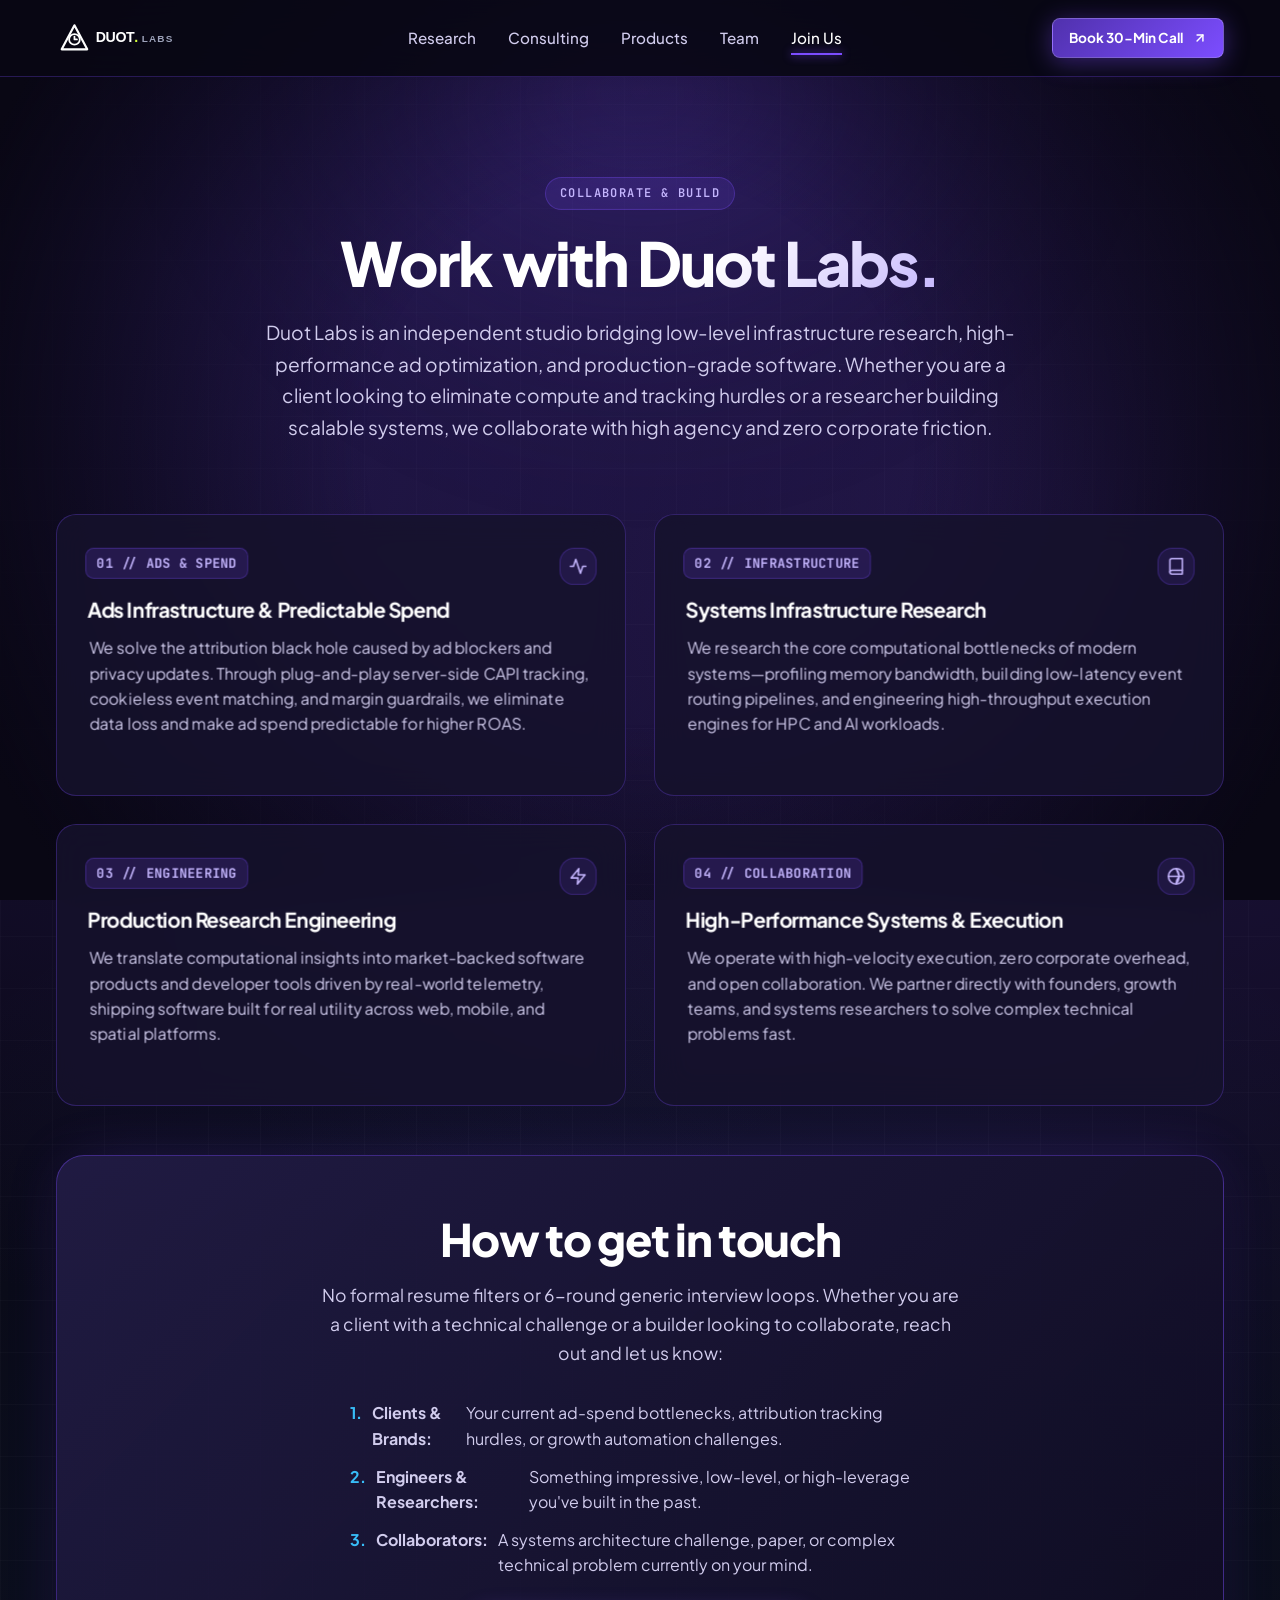
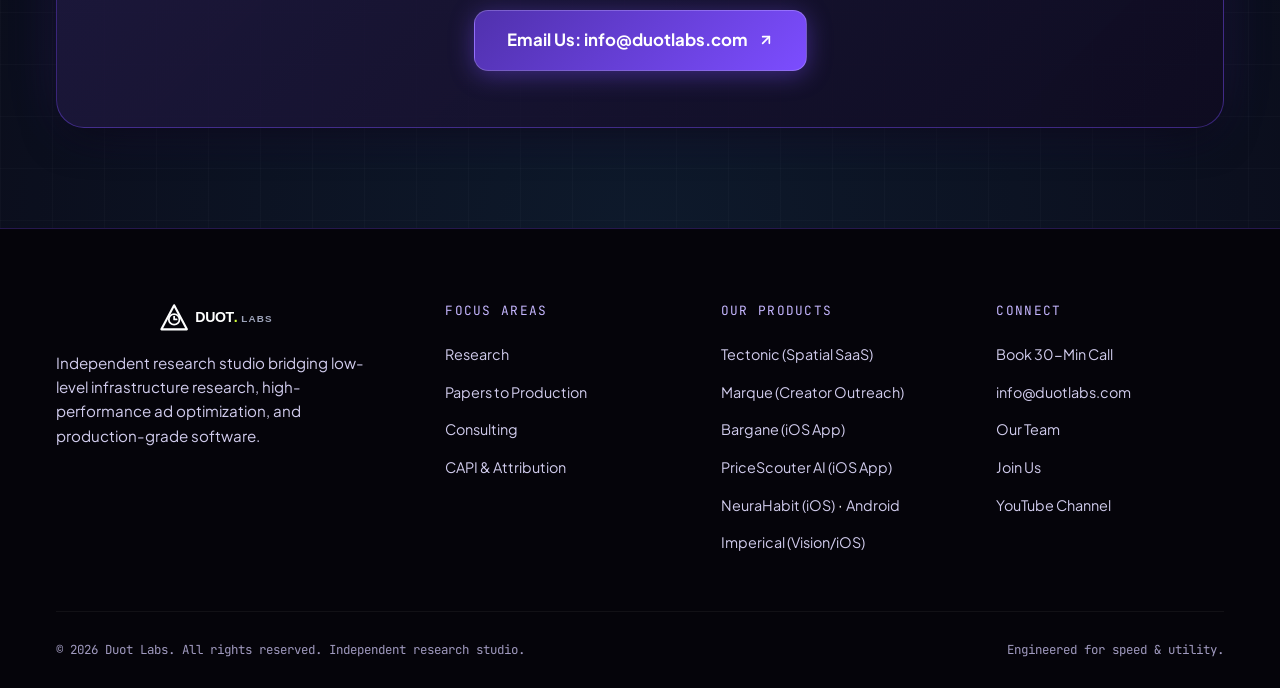
<file: join.html>
<!DOCTYPE html>
<html lang="en">
<head>
  <meta charset="UTF-8" />
  <meta name="viewport" content="width=device-width, initial-scale=1.0" />
  <title>Join Us — Duot Labs</title>
  <meta name="description" content="Work with Duot Labs. We bridge low-level infrastructure research, high-performance ad optimization, and production-grade software." />
  <link rel="icon" type="image/svg+xml" href="assets/favicon.svg" />
  <meta name="theme-color" content="#090714" />

  <link rel="preconnect" href="https://fonts.googleapis.com" />
  <link rel="preconnect" href="https://fonts.gstatic.com" crossorigin />
  <link href="https://fonts.googleapis.com/css2?family=JetBrains+Mono:wght@400;500;700&family=Plus+Jakarta+Sans:ital,wght@0,400;0,500;0,600;0,700;0,800;1,300;1,700&display=swap" rel="stylesheet" />
  <link rel="stylesheet" href="styles.css" />
</head>
<body>

  <div class="ambient-glow-top" aria-hidden="true"></div>
  <div class="ambient-grid-overlay" aria-hidden="true"></div>

  <!-- Navigation -->
  <header class="navbar">
    <div class="container nav-container">
      <a href="index.html" class="nav-brand" aria-label="Duot Labs Home">
        <img src="assets/logo.svg" alt="Duot Labs" class="brand-logo-img" />
      </a>

      <nav aria-label="Main Navigation">
        <ul class="nav-links">
          <li><a href="research.html" class="nav-link">Research</a></li>
          <li><a href="consulting.html" class="nav-link">Consulting</a></li>
          <li><a href="products.html" class="nav-link">Products</a></li>
          <li><a href="team.html" class="nav-link">Team</a></li>
          <li><a href="join.html" class="nav-link active">Join Us</a></li>
          <li class="nav-mobile-cta">
            <a href="https://calendly.com/info-duotlabs/30min" target="_blank" rel="noopener noreferrer" class="btn btn-primary" style="width: 100%; justify-content: center; margin-top: 6px;">
              Book 30-Min Call
              <svg width="14" height="14" viewBox="0 0 24 24" fill="none" stroke="currentColor" stroke-width="2.5" stroke-linecap="round" stroke-linejoin="round"><line x1="7" y1="17" x2="17" y2="7"></line><polyline points="7 7 17 7 17 17"></polyline></svg>
            </a>
          </li>
        </ul>
      </nav>

      <div class="nav-actions">
        <a href="https://calendly.com/info-duotlabs/30min" target="_blank" rel="noopener noreferrer" class="btn btn-primary btn-sm">
          Book 30-Min Call
          <svg width="14" height="14" viewBox="0 0 24 24" fill="none" stroke="currentColor" stroke-width="2.5" stroke-linecap="round" stroke-linejoin="round"><line x1="7" y1="17" x2="17" y2="7"></line><polyline points="7 7 17 7 17 17"></polyline></svg>
        </a>
        <button class="nav-toggle" id="navToggle" aria-label="Toggle navigation menu" aria-expanded="false">
          <div class="nav-toggle-icon">
            <span></span>
            <span></span>
            <span></span>
          </div>
        </button>
      </div>
    </div>
  </header>

  <!-- Page Header -->
  <header class="page-header">
    <div class="container page-header-inner">
      <div class="section-pill">COLLABORATE & BUILD</div>
      <h1 class="page-title">Work with <span class="gradient-text-purple">Duot Labs.</span></h1>
      <p class="page-intro">
        Duot Labs is an independent studio bridging low-level infrastructure research, high-performance ad optimization, and production-grade software. Whether you are a client looking to eliminate compute and tracking hurdles or a researcher building scalable systems, we collaborate with high agency and zero corporate friction.
      </p>
    </div>
  </header>

  <!-- What We Value / Pillars -->
  <section class="section" style="padding-top: 20px;">
    <div class="container">
      <div class="grid-2" style="margin-bottom: 48px;">
        <div class="feature-card">
          <div class="card-header-icon" style="margin-bottom: 12px;">
            <span class="card-code">01 // ADS & SPEND</span>
            <div class="icon-box" style="width: 36px; height: 36px;">
              <svg width="18" height="18" viewBox="0 0 24 24" fill="none" stroke="currentColor" stroke-width="2" stroke-linecap="round" stroke-linejoin="round"><polyline points="22 12 18 12 15 21 9 3 6 12 2 12"></polyline></svg>
            </div>
          </div>
          <h2 class="card-title" style="font-size: 1.25rem;">Ads Infrastructure & Predictable Spend</h2>
          <p class="card-desc">
            We solve the attribution black hole caused by ad blockers and privacy updates. Through plug-and-play server-side CAPI tracking, cookieless event matching, and margin guardrails, we eliminate data loss and make ad spend predictable for higher ROAS.
          </p>
        </div>

        <div class="feature-card">
          <div class="card-header-icon" style="margin-bottom: 12px;">
            <span class="card-code">02 // INFRASTRUCTURE</span>
            <div class="icon-box" style="width: 36px; height: 36px;">
              <svg width="18" height="18" viewBox="0 0 24 24" fill="none" stroke="currentColor" stroke-width="2" stroke-linecap="round" stroke-linejoin="round"><path d="M4 19.5A2.5 2.5 0 0 1 6.5 17H20"></path><path d="M6.5 2H20v20H6.5A2.5 2.5 0 0 1 4 19.5v-15A2.5 2.5 0 0 1 6.5 2z"></path></svg>
            </div>
          </div>
          <h2 class="card-title" style="font-size: 1.25rem;">Systems Infrastructure Research</h2>
          <p class="card-desc">
            We research the core computational bottlenecks of modern systems—profiling memory bandwidth, building low-latency event routing pipelines, and engineering high-throughput execution engines for HPC and AI workloads.
          </p>
        </div>

        <div class="feature-card">
          <div class="card-header-icon" style="margin-bottom: 12px;">
            <span class="card-code">03 // ENGINEERING</span>
            <div class="icon-box" style="width: 36px; height: 36px;">
              <svg width="18" height="18" viewBox="0 0 24 24" fill="none" stroke="currentColor" stroke-width="2" stroke-linecap="round" stroke-linejoin="round"><polygon points="13 2 3 14 12 14 11 22 21 10 12 10 13 2"></polygon></svg>
            </div>
          </div>
          <h2 class="card-title" style="font-size: 1.25rem;">Production Research Engineering</h2>
          <p class="card-desc">
            We translate computational insights into market-backed software products and developer tools driven by real-world telemetry, shipping software built for real utility across web, mobile, and spatial platforms.
          </p>
        </div>

        <div class="feature-card">
          <div class="card-header-icon" style="margin-bottom: 12px;">
            <span class="card-code">04 // COLLABORATION</span>
            <div class="icon-box" style="width: 36px; height: 36px;">
              <svg width="18" height="18" viewBox="0 0 24 24" fill="none" stroke="currentColor" stroke-width="2" stroke-linecap="round" stroke-linejoin="round"><circle cx="12" cy="12" r="10"></circle><line x1="2" y1="12" x2="22" y2="12"></line><path d="M12 2a15.3 15.3 0 0 1 4 10 15.3 15.3 0 0 1-4 10 15.3 15.3 0 0 1 4-10z"></path></svg>
            </div>
          </div>
          <h2 class="card-title" style="font-size: 1.25rem;">High-Performance Systems & Execution</h2>
          <p class="card-desc">
            We operate with high-velocity execution, zero corporate overhead, and open collaboration. We partner directly with founders, growth teams, and systems researchers to solve complex technical problems fast.
          </p>
        </div>
      </div>

      <!-- Join Banner -->
      <div class="join-banner">
        <h2 class="join-title">How to get in touch</h2>
        <p class="join-desc">
          No formal resume filters or 6-round generic interview loops. Whether you are a client with a technical challenge or a builder looking to collaborate, reach out and let us know:
        </p>
        <ul style="list-style: none; display: flex; flex-direction: column; gap: 12px; max-width: 580px; margin: 0 auto 32px; text-align: left; color: var(--text-secondary);">
          <li style="display: flex; gap: 10px;"><span style="color: var(--accent-cyan); font-weight: 700;">1.</span> <b>Clients & Brands:</b> Your current ad-spend bottlenecks, attribution tracking hurdles, or growth automation challenges.</li>
          <li style="display: flex; gap: 10px;"><span style="color: var(--accent-cyan); font-weight: 700;">2.</span> <b>Engineers & Researchers:</b> Something impressive, low-level, or high-leverage you've built in the past.</li>
          <li style="display: flex; gap: 10px;"><span style="color: var(--accent-cyan); font-weight: 700;">3.</span> <b>Collaborators:</b> A systems architecture challenge, paper, or complex technical problem currently on your mind.</li>
        </ul>
        <div class="join-btn-group">
          <a href="mailto:info@duotlabs.com?subject=Working%20with%20Duot%20Labs" class="btn btn-primary btn-lg">
            Email Us: info@duotlabs.com
            <svg width="16" height="16" viewBox="0 0 24 24" fill="none" stroke="currentColor" stroke-width="2.5" stroke-linecap="round" stroke-linejoin="round"><line x1="7" y1="17" x2="17" y2="7"></line><polyline points="7 7 17 7 17 17"></polyline></svg>
          </a>
        </div>
      </div>
    </div>
  </section>

  <!-- Footer -->
  <footer class="site-footer">
    <div class="container">
      <div class="footer-grid">
        <div class="footer-brand-col">
          <img src="assets/logo.svg" alt="Duot Labs" class="brand-logo-img" />
          <p class="footer-tagline">
            Independent research studio bridging low-level infrastructure research, high-performance ad optimization, and production-grade software.
          </p>
        </div>

        <div>
          <div class="footer-heading">Focus Areas</div>
          <ul class="footer-links">
            <li><a href="research.html" class="footer-link">Research</a></li>
            <li><a href="research.html" class="footer-link">Papers to Production</a></li>
            <li><a href="consulting.html" class="footer-link">Consulting</a></li>
            <li><a href="consulting.html" class="footer-link">CAPI & Attribution</a></li>
          </ul>
        </div>

        <div>
          <div class="footer-heading">Our Products</div>
          <ul class="footer-links">
            <li><a href="https://www.meta.com/experiences/tectonic/1339450442584955/" target="_blank" rel="noopener noreferrer" class="footer-link">Tectonic (Spatial SaaS)</a></li>
            <li><a href="https://marque.live/" target="_blank" rel="noopener noreferrer" class="footer-link">Marque (Creator Outreach)</a></li>
            <li><a href="https://apps.apple.com/us/app/bargane/id6760089931" target="_blank" rel="noopener noreferrer" class="footer-link">Bargane (iOS App)</a></li>
            <li><a href="https://apps.apple.com/us/app/pricescouter-ai/id6749451027" target="_blank" rel="noopener noreferrer" class="footer-link">PriceScouter AI (iOS App)</a></li>
            <li><a href="https://apps.apple.com/us/app/neurahabit/id6757574461" target="_blank" rel="noopener noreferrer" class="footer-link">NeuraHabit (iOS)</a> · <a href="https://play.google.com/store/apps/details?id=com.neurahabit.app&hl=en_US" target="_blank" rel="noopener noreferrer" class="footer-link">Android</a></li>
            <li><a href="https://apps.apple.com/us/app/imperical/id6759636738" target="_blank" rel="noopener noreferrer" class="footer-link">Imperical (Vision/iOS)</a></li>
          </ul>
        </div>

        <div>
          <div class="footer-heading">Connect</div>
          <ul class="footer-links">
            <li><a href="https://calendly.com/info-duotlabs/30min" target="_blank" rel="noopener noreferrer" class="footer-link">Book 30-Min Call</a></li>
            <li><a href="mailto:info@duotlabs.com" class="footer-link">info@duotlabs.com</a></li>
            <li><a href="team.html" class="footer-link">Our Team</a></li>
            <li><a href="join.html" class="footer-link">Join Us</a></li>
            <li><a href="https://www.youtube.com/@DuotLabs" target="_blank" rel="noopener noreferrer" class="footer-link">YouTube Channel</a></li>
          </ul>
        </div>
      </div>

      <div class="footer-bottom">
        <div>© 2026 Duot Labs. All rights reserved. Independent research studio.</div>
        <div>Engineered for speed & utility.</div>
      </div>
    </div>
  </footer>

  <script src="app.js"></script>
</body>
</html>
</file>
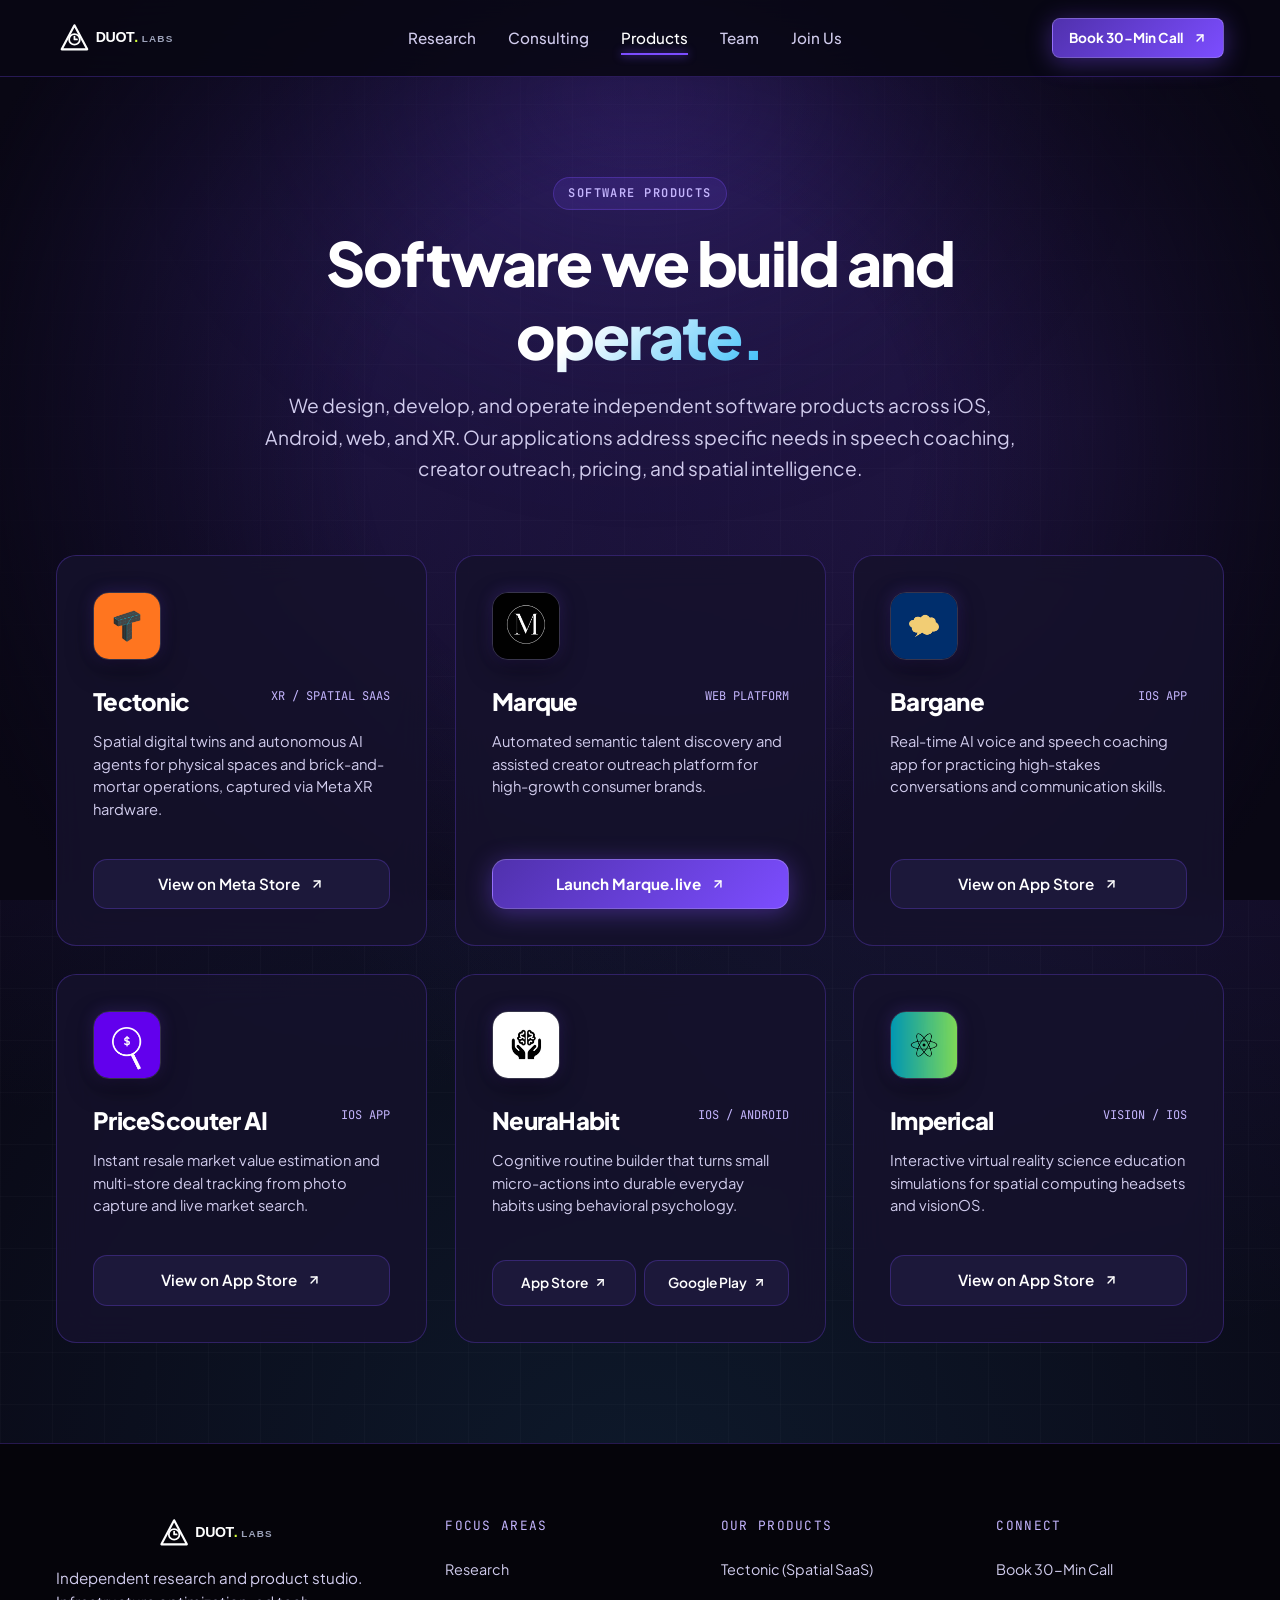
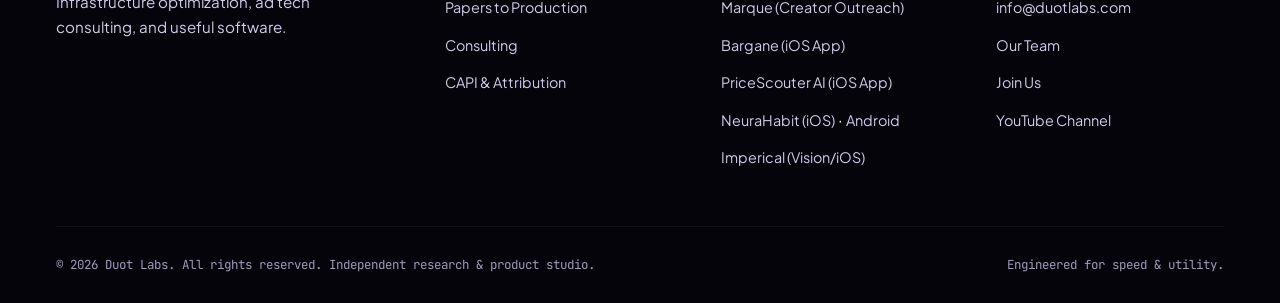
<file: products.html>
<!DOCTYPE html>
<html lang="en">

<head>
  <meta charset="UTF-8" />
  <meta name="viewport" content="width=device-width, initial-scale=1.0" />
  <title>Research-Backed Products — Duot Labs</title>
  <meta name="description"
    content="Explore research-backed software products built and shipped by Duot Labs: Tectonic, Marque, Bargane, PriceScouter AI, NeuraHabit, and Imperical." />
  <link rel="icon" type="image/svg+xml" href="assets/favicon.svg" />
  <meta name="theme-color" content="#090714" />

  <link rel="preconnect" href="https://fonts.googleapis.com" />
  <link rel="preconnect" href="https://fonts.gstatic.com" crossorigin />
  <link
    href="https://fonts.googleapis.com/css2?family=JetBrains+Mono:wght@400;500;700&family=Plus+Jakarta+Sans:ital,wght@0,400;0,500;0,600;0,700;0,800;1,300;1,700&display=swap"
    rel="stylesheet" />
  <link rel="stylesheet" href="styles.css" />
</head>

<body>

  <div class="ambient-glow-top" aria-hidden="true"></div>
  <div class="ambient-grid-overlay" aria-hidden="true"></div>

  <!-- Navigation -->
  <header class="navbar">
    <div class="container nav-container">
      <a href="index.html" class="nav-brand" aria-label="Duot Labs Home">
        <img src="assets/logo.svg" alt="Duot Labs" class="brand-logo-img" />
      </a>

      <nav aria-label="Main Navigation">
        <ul class="nav-links">
          <li><a href="research.html" class="nav-link">Research</a></li>
          <li><a href="consulting.html" class="nav-link">Consulting</a></li>
          <li><a href="products.html" class="nav-link active">Products</a></li>
          <li><a href="team.html" class="nav-link">Team</a></li>
          <li><a href="join.html" class="nav-link">Join Us</a></li>
          <li class="nav-mobile-cta">
            <a href="https://calendly.com/info-duotlabs/30min" target="_blank" rel="noopener noreferrer"
              class="btn btn-primary" style="width: 100%; justify-content: center; margin-top: 6px;">
              Book 30-Min Call
              <svg width="14" height="14" viewBox="0 0 24 24" fill="none" stroke="currentColor" stroke-width="2.5"
                stroke-linecap="round" stroke-linejoin="round">
                <line x1="7" y1="17" x2="17" y2="7"></line>
                <polyline points="7 7 17 7 17 17"></polyline>
              </svg>
            </a>
          </li>
        </ul>
      </nav>

      <div class="nav-actions">
        <a href="https://calendly.com/info-duotlabs/30min" target="_blank" rel="noopener noreferrer"
          class="btn btn-primary btn-sm">
          Book 30-Min Call
          <svg width="14" height="14" viewBox="0 0 24 24" fill="none" stroke="currentColor" stroke-width="2.5"
            stroke-linecap="round" stroke-linejoin="round">
            <line x1="7" y1="17" x2="17" y2="7"></line>
            <polyline points="7 7 17 7 17 17"></polyline>
          </svg>
        </a>
        <button class="nav-toggle" id="navToggle" aria-label="Toggle navigation menu" aria-expanded="false">
          <div class="nav-toggle-icon">
            <span></span>
            <span></span>
            <span></span>
          </div>
        </button>
      </div>
    </div>
  </header>

  <!-- Page Header -->
  <header class="page-header">
    <div class="container page-header-inner">
      <div class="section-pill">SOFTWARE PRODUCTS</div>
      <h1 class="page-title">Software we build and <span class="gradient-text-cyan">operate.</span>
      </h1>
      <p class="page-intro">
        We design, develop, and operate independent software products across iOS, Android, web, and XR. Our applications address specific needs in speech coaching, creator outreach, pricing, and spatial intelligence.
      </p>

    </div>
  </header>

  <!-- Products Grid -->
  <section class="section" style="padding-top: 20px;">
    <div class="container">
      <div class="grid-3">

        <!-- 1. Tectonic -->
        <div class="feature-card">
          <div>
            <img src="assets/tectonic.png" alt="Tectonic App Icon" class="product-app-icon" />
            <div class="product-card-title-row">
              <h2 class="product-card-name">Tectonic</h2>
              <span class="product-type-tag">XR / SPATIAL SAAS</span>
            </div>
            <p class="product-card-desc">Spatial digital twins and autonomous AI agents for physical spaces and brick-and-mortar operations, captured via Meta XR hardware.</p>
          </div>
          <div style="margin-top: 16px;">
            <a href="https://www.meta.com/experiences/tectonic/1339450442584955/" target="_blank" rel="noopener noreferrer"
              class="btn btn-secondary" style="width: 100%;">
              View on Meta Store
              <svg width="14" height="14" viewBox="0 0 24 24" fill="none" stroke="currentColor" stroke-width="2.5"
                stroke-linecap="round" stroke-linejoin="round">
                <line x1="7" y1="17" x2="17" y2="7"></line>
                <polyline points="7 7 17 7 17 17"></polyline>
              </svg>
            </a>
          </div>
        </div>

        <!-- 2. Marque -->
        <div class="feature-card">
          <div>
            <img src="assets/marque.png" alt="Marque Logo" class="product-app-icon" />
            <div class="product-card-title-row">
              <h2 class="product-card-name">Marque</h2>
              <span class="product-type-tag">WEB PLATFORM</span>
            </div>
            <p class="product-card-desc">Automated semantic talent discovery and assisted creator outreach platform for high-growth consumer brands.</p>
          </div>
          <div style="margin-top: 16px;">
            <a href="https://marque.live/" target="_blank" rel="noopener noreferrer" class="btn btn-primary"
              style="width: 100%;">
              Launch Marque.live
              <svg width="14" height="14" viewBox="0 0 24 24" fill="none" stroke="currentColor" stroke-width="2.5"
                stroke-linecap="round" stroke-linejoin="round">
                <line x1="7" y1="17" x2="17" y2="7"></line>
                <polyline points="7 7 17 7 17 17"></polyline>
              </svg>
            </a>
          </div>
        </div>

        <!-- 3. Bargane -->
        <div class="feature-card">
          <div>
            <img src="assets/bargane.jpg" alt="Bargane App Icon" class="product-app-icon" />
            <div class="product-card-title-row">
              <h2 class="product-card-name">Bargane</h2>
              <span class="product-type-tag">IOS APP</span>
            </div>
            <p class="product-card-desc">Real-time AI voice and speech coaching app for practicing high-stakes conversations and communication skills.</p>
          </div>
          <div style="margin-top: 16px;">
            <a href="https://apps.apple.com/us/app/bargane/id6760089931" target="_blank" rel="noopener noreferrer"
              class="btn btn-secondary" style="width: 100%;">
              View on App Store
              <svg width="14" height="14" viewBox="0 0 24 24" fill="none" stroke="currentColor" stroke-width="2.5"
                stroke-linecap="round" stroke-linejoin="round">
                <line x1="7" y1="17" x2="17" y2="7"></line>
                <polyline points="7 7 17 7 17 17"></polyline>
              </svg>
            </a>
          </div>
        </div>

        <!-- 4. PriceScouter AI -->
        <div class="feature-card">
          <div>
            <img src="assets/pricescouter.jpg" alt="PriceScouter AI App Icon" class="product-app-icon" />
            <div class="product-card-title-row">
              <h2 class="product-card-name">PriceScouter AI</h2>
              <span class="product-type-tag">IOS APP</span>
            </div>
            <p class="product-card-desc">Instant resale market value estimation and multi-store deal tracking from photo capture and live market search.</p>
          </div>
          <div style="margin-top: 16px;">
            <a href="https://apps.apple.com/us/app/pricescouter-ai/id6749451027" target="_blank"
              rel="noopener noreferrer" class="btn btn-secondary" style="width: 100%;">
              View on App Store
              <svg width="14" height="14" viewBox="0 0 24 24" fill="none" stroke="currentColor" stroke-width="2.5"
                stroke-linecap="round" stroke-linejoin="round">
                <line x1="7" y1="17" x2="17" y2="7"></line>
                <polyline points="7 7 17 7 17 17"></polyline>
              </svg>
            </a>
          </div>
        </div>

        <!-- 5. NeuraHabit -->
        <div class="feature-card">
          <div>
            <img src="assets/neurahabit.jpg" alt="NeuraHabit App Icon" class="product-app-icon" />
            <div class="product-card-title-row">
              <h2 class="product-card-name">NeuraHabit</h2>
              <span class="product-type-tag">IOS / ANDROID</span>
            </div>
            <p class="product-card-desc">Cognitive routine builder that turns small micro-actions into durable everyday habits using behavioral psychology.</p>
          </div>
          <div class="product-btn-grid" style="margin-top: 16px;">
            <a href="https://apps.apple.com/us/app/neurahabit/id6757574461" target="_blank" rel="noopener noreferrer"
              class="btn btn-secondary">
              App Store
              <svg width="13" height="13" viewBox="0 0 24 24" fill="none" stroke="currentColor" stroke-width="2.5"
                stroke-linecap="round" stroke-linejoin="round">
                <line x1="7" y1="17" x2="17" y2="7"></line>
                <polyline points="7 7 17 7 17 17"></polyline>
              </svg>
            </a>
            <a href="https://play.google.com/store/apps/details?id=com.neurahabit.app&hl=en_US" target="_blank" rel="noopener noreferrer"
              class="btn btn-secondary">
              Google Play
              <svg width="13" height="13" viewBox="0 0 24 24" fill="none" stroke="currentColor" stroke-width="2.5"
                stroke-linecap="round" stroke-linejoin="round">
                <line x1="7" y1="17" x2="17" y2="7"></line>
                <polyline points="7 7 17 7 17 17"></polyline>
              </svg>
            </a>
          </div>
        </div>

        <!-- 6. Imperical -->
        <div class="feature-card">
          <div>
            <img src="assets/imperical.jpg" alt="Imperical App Icon" class="product-app-icon" />
            <div class="product-card-title-row">
              <h2 class="product-card-name">Imperical</h2>
              <span class="product-type-tag">VISION / IOS</span>
            </div>
            <p class="product-card-desc">Interactive virtual reality science education simulations for spatial computing headsets and visionOS.</p>
          </div>
          <div style="margin-top: 16px;">
            <a href="https://apps.apple.com/us/app/imperical/id6759636738" target="_blank" rel="noopener noreferrer"
              class="btn btn-secondary" style="width: 100%;">
              View on App Store
              <svg width="14" height="14" viewBox="0 0 24 24" fill="none" stroke="currentColor" stroke-width="2.5"
                stroke-linecap="round" stroke-linejoin="round">
                <line x1="7" y1="17" x2="17" y2="7"></line>
                <polyline points="7 7 17 7 17 17"></polyline>
              </svg>
            </a>
          </div>
        </div>

      </div>
    </div>
  </section>

  <!-- Footer -->
  <footer class="site-footer">
    <div class="container">
      <div class="footer-grid">
        <div class="footer-brand-col">
          <img src="assets/logo.svg" alt="Duot Labs" class="brand-logo-img" />
          <p class="footer-tagline">
            Independent research and product studio. Infrastructure optimization, ad tech consulting, and useful
            software.
          </p>
        </div>

        <div>
          <div class="footer-heading">Focus Areas</div>
          <ul class="footer-links">
            <li><a href="research.html" class="footer-link">Research</a></li>
            <li><a href="research.html" class="footer-link">Papers to Production</a></li>
            <li><a href="consulting.html" class="footer-link">Consulting</a></li>
            <li><a href="consulting.html" class="footer-link">CAPI & Attribution</a></li>
          </ul>
        </div>

        <div>
          <div class="footer-heading">Our Products</div>
          <ul class="footer-links">
            <li><a href="https://www.meta.com/experiences/tectonic/1339450442584955/" target="_blank" rel="noopener noreferrer" class="footer-link">Tectonic (Spatial SaaS)</a></li>
            <li><a href="https://marque.live/" target="_blank" rel="noopener noreferrer" class="footer-link">Marque
                (Creator Outreach)</a></li>
            <li><a href="https://apps.apple.com/us/app/bargane/id6760089931" target="_blank" rel="noopener noreferrer"
                class="footer-link">Bargane (iOS App)</a></li>
            <li><a href="https://apps.apple.com/us/app/pricescouter-ai/id6749451027" target="_blank"
                rel="noopener noreferrer" class="footer-link">PriceScouter AI (iOS App)</a></li>
            <li><a href="https://apps.apple.com/us/app/neurahabit/id6757574461" target="_blank"
                rel="noopener noreferrer" class="footer-link">NeuraHabit (iOS)</a> · <a href="https://play.google.com/store/apps/details?id=com.neurahabit.app&hl=en_US" target="_blank"
                rel="noopener noreferrer" class="footer-link">Android</a></li>
            <li><a href="https://apps.apple.com/us/app/imperical/id6759636738" target="_blank" rel="noopener noreferrer"
                class="footer-link">Imperical (Vision/iOS)</a></li>
          </ul>
        </div>

        <div>
          <div class="footer-heading">Connect</div>
          <ul class="footer-links">
            <li><a href="https://calendly.com/info-duotlabs/30min" target="_blank" rel="noopener noreferrer"
                class="footer-link">Book 30-Min Call</a></li>
            <li><a href="mailto:info@duotlabs.com" class="footer-link">info@duotlabs.com</a></li>
            <li><a href="team.html" class="footer-link">Our Team</a></li>
            <li><a href="join.html" class="footer-link">Join Us</a></li>
            <li><a href="https://www.youtube.com/@DuotLabs" target="_blank" rel="noopener noreferrer"
                class="footer-link">YouTube Channel</a></li>
          </ul>
        </div>
      </div>

      <div class="footer-bottom">
        <div>© 2026 Duot Labs. All rights reserved. Independent research & product studio.</div>
        <div>Engineered for speed & utility.</div>
      </div>
    </div>
  </footer>

  <script src="app.js"></script>
</body>

</html>
</file>
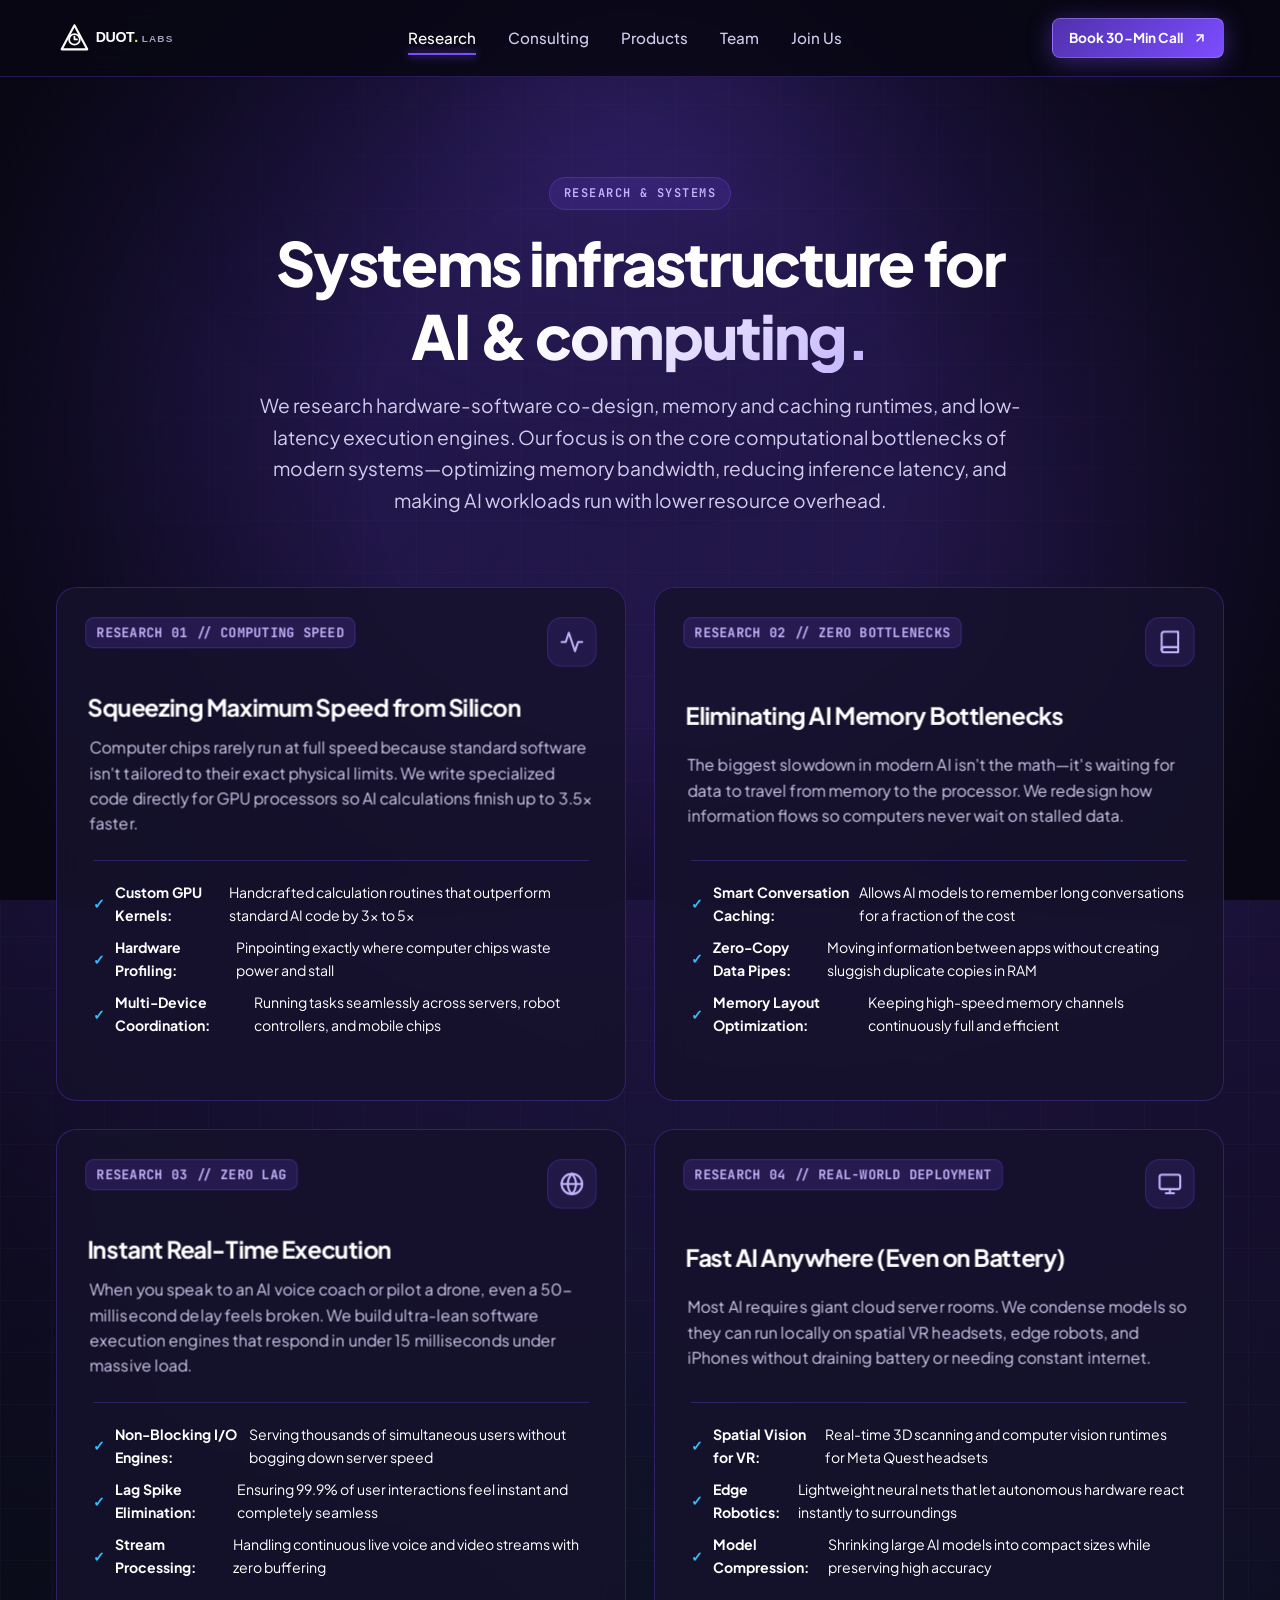
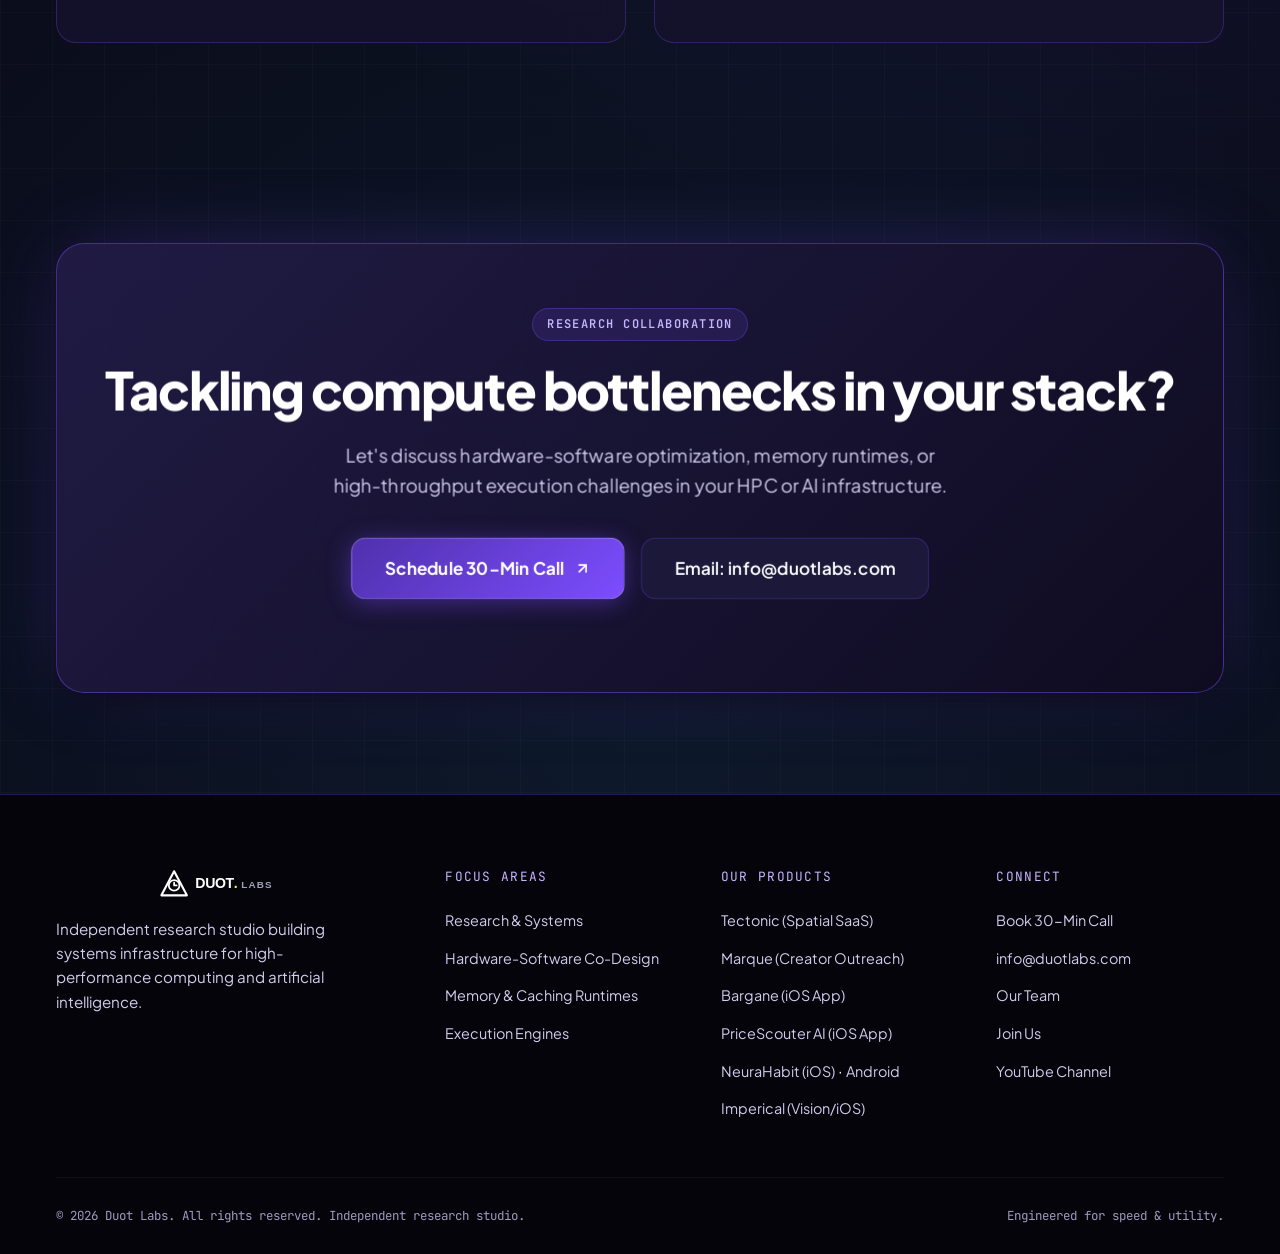
<file: research.html>
<!DOCTYPE html>
<html lang="en">
<head>
  <meta charset="UTF-8" />
  <meta name="viewport" content="width=device-width, initial-scale=1.0" />
  <title>Research — Duot Labs</title>
  <meta name="description" content="Systems infrastructure research for high-performance computing and artificial intelligence: hardware-software co-design, memory & caching runtimes, and execution engines." />
  <link rel="icon" type="image/svg+xml" href="assets/favicon.svg" />
  <meta name="theme-color" content="#090714" />

  <link rel="preconnect" href="https://fonts.googleapis.com" />
  <link rel="preconnect" href="https://fonts.gstatic.com" crossorigin />
  <link href="https://fonts.googleapis.com/css2?family=JetBrains+Mono:wght@400;500;700&family=Plus+Jakarta+Sans:ital,wght@0,400;0,500;0,600;0,700;0,800;1,300;1,700&display=swap" rel="stylesheet" />
  <link rel="stylesheet" href="styles.css" />
</head>
<body>

  <div class="ambient-glow-top" aria-hidden="true"></div>
  <div class="ambient-grid-overlay" aria-hidden="true"></div>

  <!-- Navigation -->
  <header class="navbar">
    <div class="container nav-container">
      <a href="index.html" class="nav-brand" aria-label="Duot Labs Home">
        <img src="assets/logo.svg" alt="Duot Labs" class="brand-logo-img" />
      </a>

      <nav aria-label="Main Navigation">
        <ul class="nav-links">
          <li><a href="research.html" class="nav-link active">Research</a></li>
          <li><a href="consulting.html" class="nav-link">Consulting</a></li>
          <li><a href="products.html" class="nav-link">Products</a></li>
          <li><a href="team.html" class="nav-link">Team</a></li>
          <li><a href="join.html" class="nav-link">Join Us</a></li>
          <li class="nav-mobile-cta">
            <a href="https://calendly.com/info-duotlabs/30min" target="_blank" rel="noopener noreferrer" class="btn btn-primary" style="width: 100%; justify-content: center; margin-top: 6px;">
              Book 30-Min Call
              <svg width="14" height="14" viewBox="0 0 24 24" fill="none" stroke="currentColor" stroke-width="2.5" stroke-linecap="round" stroke-linejoin="round"><line x1="7" y1="17" x2="17" y2="7"></line><polyline points="7 7 17 7 17 17"></polyline></svg>
            </a>
          </li>
        </ul>
      </nav>

      <div class="nav-actions">
        <a href="https://calendly.com/info-duotlabs/30min" target="_blank" rel="noopener noreferrer" class="btn btn-primary btn-sm">
          Book 30-Min Call
          <svg width="14" height="14" viewBox="0 0 24 24" fill="none" stroke="currentColor" stroke-width="2.5" stroke-linecap="round" stroke-linejoin="round"><line x1="7" y1="17" x2="17" y2="7"></line><polyline points="7 7 17 7 17 17"></polyline></svg>
        </a>
        <button class="nav-toggle" id="navToggle" aria-label="Toggle navigation menu" aria-expanded="false">
          <div class="nav-toggle-icon">
            <span></span>
            <span></span>
            <span></span>
          </div>
        </button>
      </div>
    </div>
  </header>

  <!-- Page Header -->
  <header class="page-header">
    <div class="container page-header-inner">
      <div class="section-pill">RESEARCH & SYSTEMS</div>
      <h1 class="page-title">Systems infrastructure for <span class="gradient-text-purple">AI & computing.</span></h1>
      <p class="page-intro">
        We research hardware-software co-design, memory and caching runtimes, and low-latency execution engines. Our focus is on the core computational bottlenecks of modern systems—optimizing memory bandwidth, reducing inference latency, and making AI workloads run with lower resource overhead.
      </p>

    </div>
  </header>

  <!-- Core Research Pillars (Plain English + Deep Systems) -->
  <section class="section" style="padding-top: 20px;">
    <div class="container">
      <div class="grid-2">

        <!-- 01: Hardware-Software Speed -->
        <div class="feature-card">
          <div class="card-header-icon">
            <span class="card-code">RESEARCH 01 // COMPUTING SPEED</span>
            <div class="icon-box">
              <svg width="24" height="24" viewBox="0 0 24 24" fill="none" stroke="currentColor" stroke-width="2" stroke-linecap="round" stroke-linejoin="round"><polyline points="22 12 18 12 15 21 9 3 6 12 2 12"></polyline></svg>
            </div>
          </div>
          <h2 class="card-title">Squeezing Maximum Speed from Silicon</h2>
          <p class="card-desc">
            Computer chips rarely run at full speed because standard software isn't tailored to their exact physical limits. We write specialized code directly for GPU processors so AI calculations finish up to 3.5× faster.
          </p>
          <ul class="feature-bullets">
            <li class="feature-bullet-item"><span class="bullet-check">✓</span> <b>Custom GPU Kernels:</b> Handcrafted calculation routines that outperform standard AI code by 3× to 5×</li>
            <li class="feature-bullet-item"><span class="bullet-check">✓</span> <b>Hardware Profiling:</b> Pinpointing exactly where computer chips waste power and stall</li>
            <li class="feature-bullet-item"><span class="bullet-check">✓</span> <b>Multi-Device Coordination:</b> Running tasks seamlessly across servers, robot controllers, and mobile chips</li>
          </ul>
        </div>

        <!-- 02: Memory & Caching Runtimes -->
        <div class="feature-card">
          <div class="card-header-icon">
            <span class="card-code">RESEARCH 02 // ZERO BOTTLENECKS</span>
            <div class="icon-box">
              <svg width="24" height="24" viewBox="0 0 24 24" fill="none" stroke="currentColor" stroke-width="2" stroke-linecap="round" stroke-linejoin="round"><path d="M4 19.5A2.5 2.5 0 0 1 6.5 17H20"></path><path d="M6.5 2H20v20H6.5A2.5 2.5 0 0 1 4 19.5v-15A2.5 2.5 0 0 1 6.5 2z"></path></svg>
            </div>
          </div>
          <h2 class="card-title">Eliminating AI Memory Bottlenecks</h2>
          <p class="card-desc">
            The biggest slowdown in modern AI isn't the math—it's waiting for data to travel from memory to the processor. We redesign how information flows so computers never wait on stalled data.
          </p>
          <ul class="feature-bullets">
            <li class="feature-bullet-item"><span class="bullet-check">✓</span> <b>Smart Conversation Caching:</b> Allows AI models to remember long conversations for a fraction of the cost</li>
            <li class="feature-bullet-item"><span class="bullet-check">✓</span> <b>Zero-Copy Data Pipes:</b> Moving information between apps without creating sluggish duplicate copies in RAM</li>
            <li class="feature-bullet-item"><span class="bullet-check">✓</span> <b>Memory Layout Optimization:</b> Keeping high-speed memory channels continuously full and efficient</li>
          </ul>
        </div>

        <!-- 03: High-Throughput Execution Engines -->
        <div class="feature-card">
          <div class="card-header-icon">
            <span class="card-code">RESEARCH 03 // ZERO LAG</span>
            <div class="icon-box">
              <svg width="24" height="24" viewBox="0 0 24 24" fill="none" stroke="currentColor" stroke-width="2" stroke-linecap="round" stroke-linejoin="round"><circle cx="12" cy="12" r="10"></circle><line x1="2" y1="12" x2="22" y2="12"></line><path d="M12 2a15.3 15.3 0 0 1 4 10 15.3 15.3 0 0 1-4 10 15.3 15.3 0 0 1-4-10 15.3 15.3 0 0 1 4-10z"></path></svg>
            </div>
          </div>
          <h2 class="card-title">Instant Real-Time Execution</h2>
          <p class="card-desc">
            When you speak to an AI voice coach or pilot a drone, even a 50-millisecond delay feels broken. We build ultra-lean software execution engines that respond in under 15 milliseconds under massive load.
          </p>
          <ul class="feature-bullets">
            <li class="feature-bullet-item"><span class="bullet-check">✓</span> <b>Non-Blocking I/O Engines:</b> Serving thousands of simultaneous users without bogging down server speed</li>
            <li class="feature-bullet-item"><span class="bullet-check">✓</span> <b>Lag Spike Elimination:</b> Ensuring 99.9% of user interactions feel instant and completely seamless</li>
            <li class="feature-bullet-item"><span class="bullet-check">✓</span> <b>Stream Processing:</b> Handling continuous live voice and video streams with zero buffering</li>
          </ul>
        </div>

        <!-- 04: Edge Robotics to LLM Deployment -->
        <div class="feature-card">
          <div class="card-header-icon">
            <span class="card-code">RESEARCH 04 // REAL-WORLD DEPLOYMENT</span>
            <div class="icon-box">
              <svg width="24" height="24" viewBox="0 0 24 24" fill="none" stroke="currentColor" stroke-width="2" stroke-linecap="round" stroke-linejoin="round"><rect x="2" y="3" width="20" height="14" rx="2" ry="2"></rect><line x1="8" y1="21" x2="16" y2="21"></line><line x1="12" y1="17" x2="12" y2="21"></line></svg>
            </div>
          </div>
          <h2 class="card-title">Fast AI Anywhere (Even on Battery)</h2>
          <p class="card-desc">
            Most AI requires giant cloud server rooms. We condense models so they can run locally on spatial VR headsets, edge robots, and iPhones without draining battery or needing constant internet.
          </p>
          <ul class="feature-bullets">
            <li class="feature-bullet-item"><span class="bullet-check">✓</span> <b>Spatial Vision for VR:</b> Real-time 3D scanning and computer vision runtimes for Meta Quest headsets</li>
            <li class="feature-bullet-item"><span class="bullet-check">✓</span> <b>Edge Robotics:</b> Lightweight neural nets that let autonomous hardware react instantly to surroundings</li>
            <li class="feature-bullet-item"><span class="bullet-check">✓</span> <b>Model Compression:</b> Shrinking large AI models into compact sizes while preserving high accuracy</li>
          </ul>
        </div>

      </div>
    </div>
  </section>

  <!-- CTA -->
  <section class="section">
    <div class="container">
      <div class="cta-banner">
        <div class="section-pill" style="margin-bottom: 20px;">RESEARCH COLLABORATION</div>
        <h2 class="cta-title">Tackling compute bottlenecks in your stack?</h2>
        <p class="cta-desc">
          Let's discuss hardware-software optimization, memory runtimes, or high-throughput execution challenges in your HPC or AI infrastructure.
        </p>
        <div class="cta-btn-group">
          <a href="https://calendly.com/info-duotlabs/30min" target="_blank" rel="noopener noreferrer" class="btn btn-primary btn-lg">
            Schedule 30-Min Call
            <svg width="16" height="16" viewBox="0 0 24 24" fill="none" stroke="currentColor" stroke-width="2.5" stroke-linecap="round" stroke-linejoin="round"><line x1="7" y1="17" x2="17" y2="7"></line><polyline points="7 7 17 7 17 17"></polyline></svg>
          </a>
          <a href="mailto:info@duotlabs.com" class="btn btn-secondary btn-lg">
            Email: info@duotlabs.com
          </a>
        </div>
      </div>
    </div>
  </section>

  <!-- Footer -->
  <footer class="site-footer">
    <div class="container">
      <div class="footer-grid">
        <div class="footer-brand-col">
          <img src="assets/logo.svg" alt="Duot Labs" class="brand-logo-img" />
          <p class="footer-tagline">
            Independent research studio building systems infrastructure for high-performance computing and artificial intelligence.
          </p>
        </div>

        <div>
          <div class="footer-heading">Focus Areas</div>
          <ul class="footer-links">
            <li><a href="research.html" class="footer-link">Research & Systems</a></li>
            <li><a href="research.html" class="footer-link">Hardware-Software Co-Design</a></li>
            <li><a href="research.html" class="footer-link">Memory & Caching Runtimes</a></li>
            <li><a href="research.html" class="footer-link">Execution Engines</a></li>
          </ul>
        </div>

        <div>
          <div class="footer-heading">Our Products</div>
          <ul class="footer-links">
            <li><a href="https://www.meta.com/experiences/tectonic/1339450442584955/" target="_blank" rel="noopener noreferrer" class="footer-link">Tectonic (Spatial SaaS)</a></li>
            <li><a href="https://marque.live/" target="_blank" rel="noopener noreferrer" class="footer-link">Marque (Creator Outreach)</a></li>
            <li><a href="https://apps.apple.com/us/app/bargane/id6760089931" target="_blank" rel="noopener noreferrer" class="footer-link">Bargane (iOS App)</a></li>
            <li><a href="https://apps.apple.com/us/app/pricescouter-ai/id6749451027" target="_blank" rel="noopener noreferrer" class="footer-link">PriceScouter AI (iOS App)</a></li>
            <li><a href="https://apps.apple.com/us/app/neurahabit/id6757574461" target="_blank" rel="noopener noreferrer" class="footer-link">NeuraHabit (iOS)</a> · <a href="https://play.google.com/store/apps/details?id=com.neurahabit.app&hl=en_US" target="_blank" rel="noopener noreferrer" class="footer-link">Android</a></li>
            <li><a href="https://apps.apple.com/us/app/imperical/id6759636738" target="_blank" rel="noopener noreferrer" class="footer-link">Imperical (Vision/iOS)</a></li>
          </ul>
        </div>

        <div>
          <div class="footer-heading">Connect</div>
          <ul class="footer-links">
            <li><a href="https://calendly.com/info-duotlabs/30min" target="_blank" rel="noopener noreferrer" class="footer-link">Book 30-Min Call</a></li>
            <li><a href="mailto:info@duotlabs.com" class="footer-link">info@duotlabs.com</a></li>
            <li><a href="team.html" class="footer-link">Our Team</a></li>
            <li><a href="join.html" class="footer-link">Join Us</a></li>
            <li><a href="https://www.youtube.com/@DuotLabs" target="_blank" rel="noopener noreferrer" class="footer-link">YouTube Channel</a></li>
          </ul>
        </div>
      </div>

      <div class="footer-bottom">
        <div>© 2026 Duot Labs. All rights reserved. Independent research studio.</div>
        <div>Engineered for speed & utility.</div>
      </div>
    </div>
  </footer>

  <script src="app.js"></script>
</body>
</html>
</file>
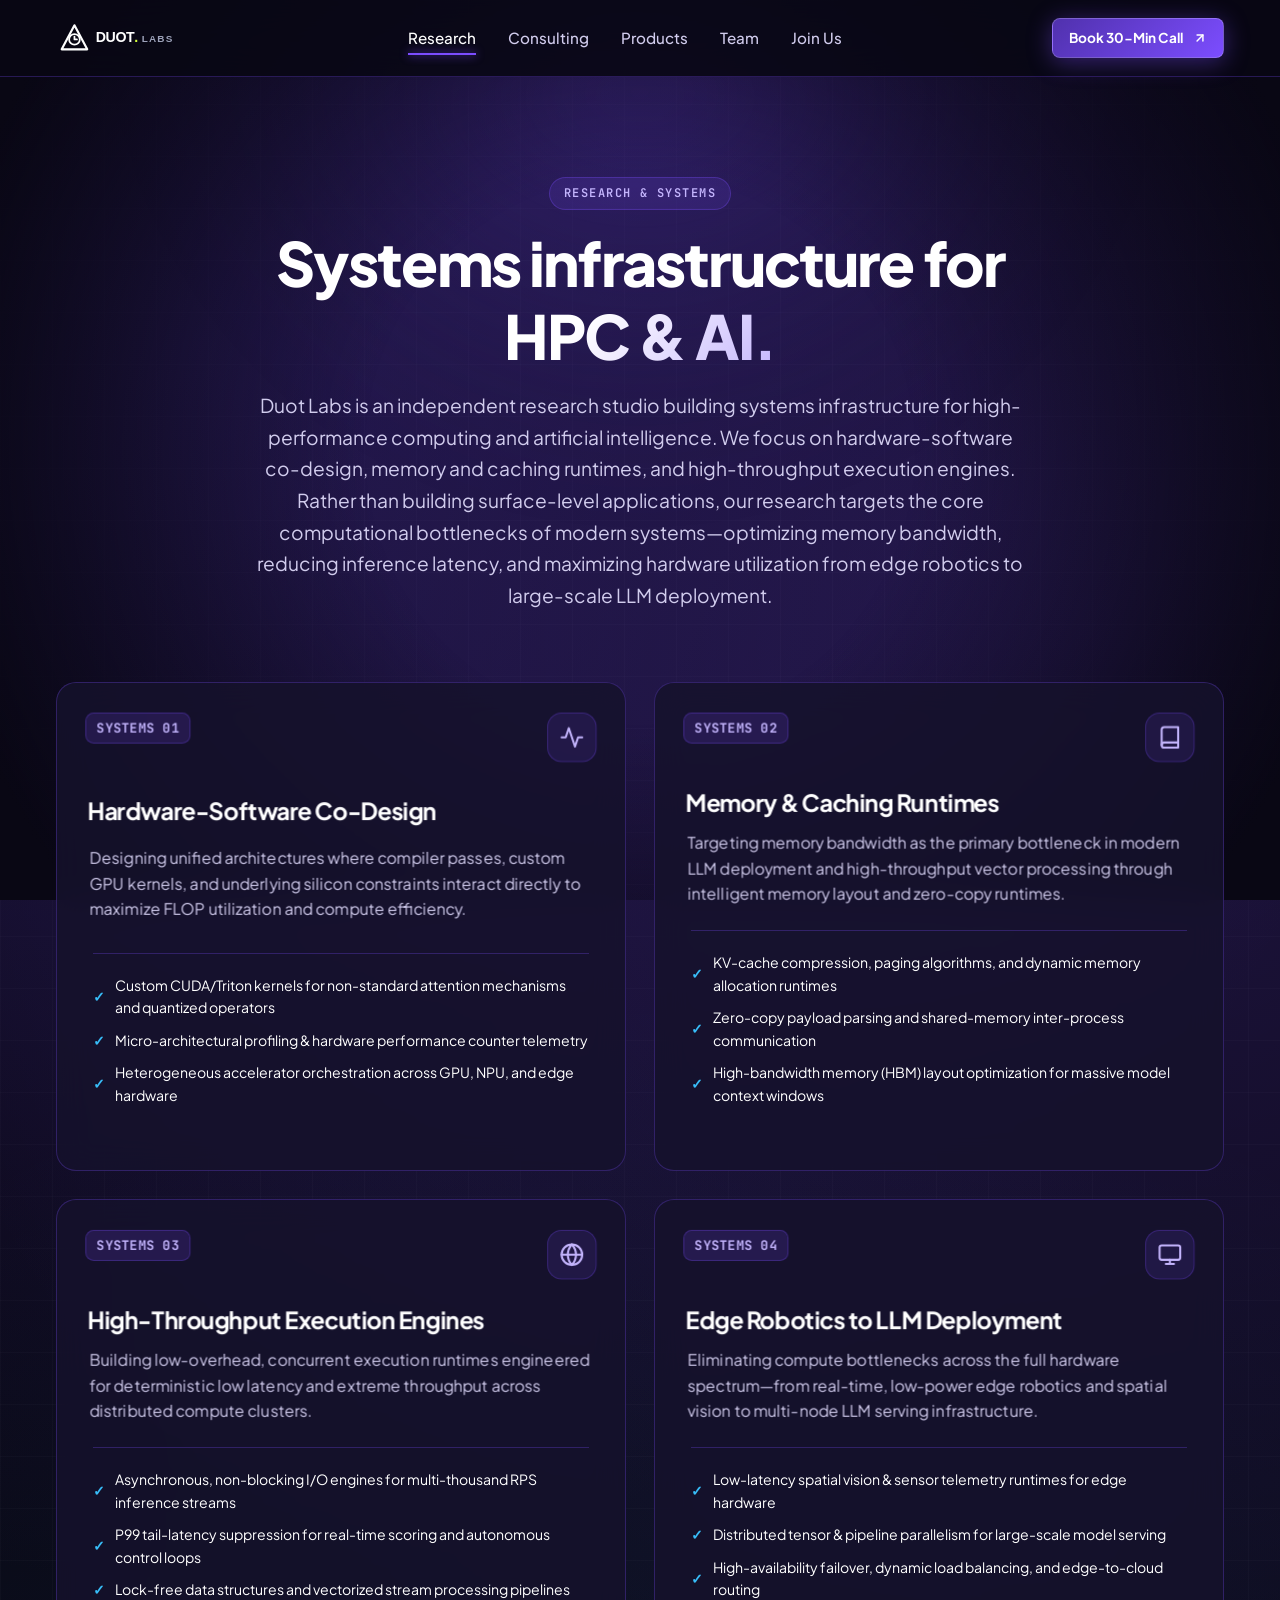
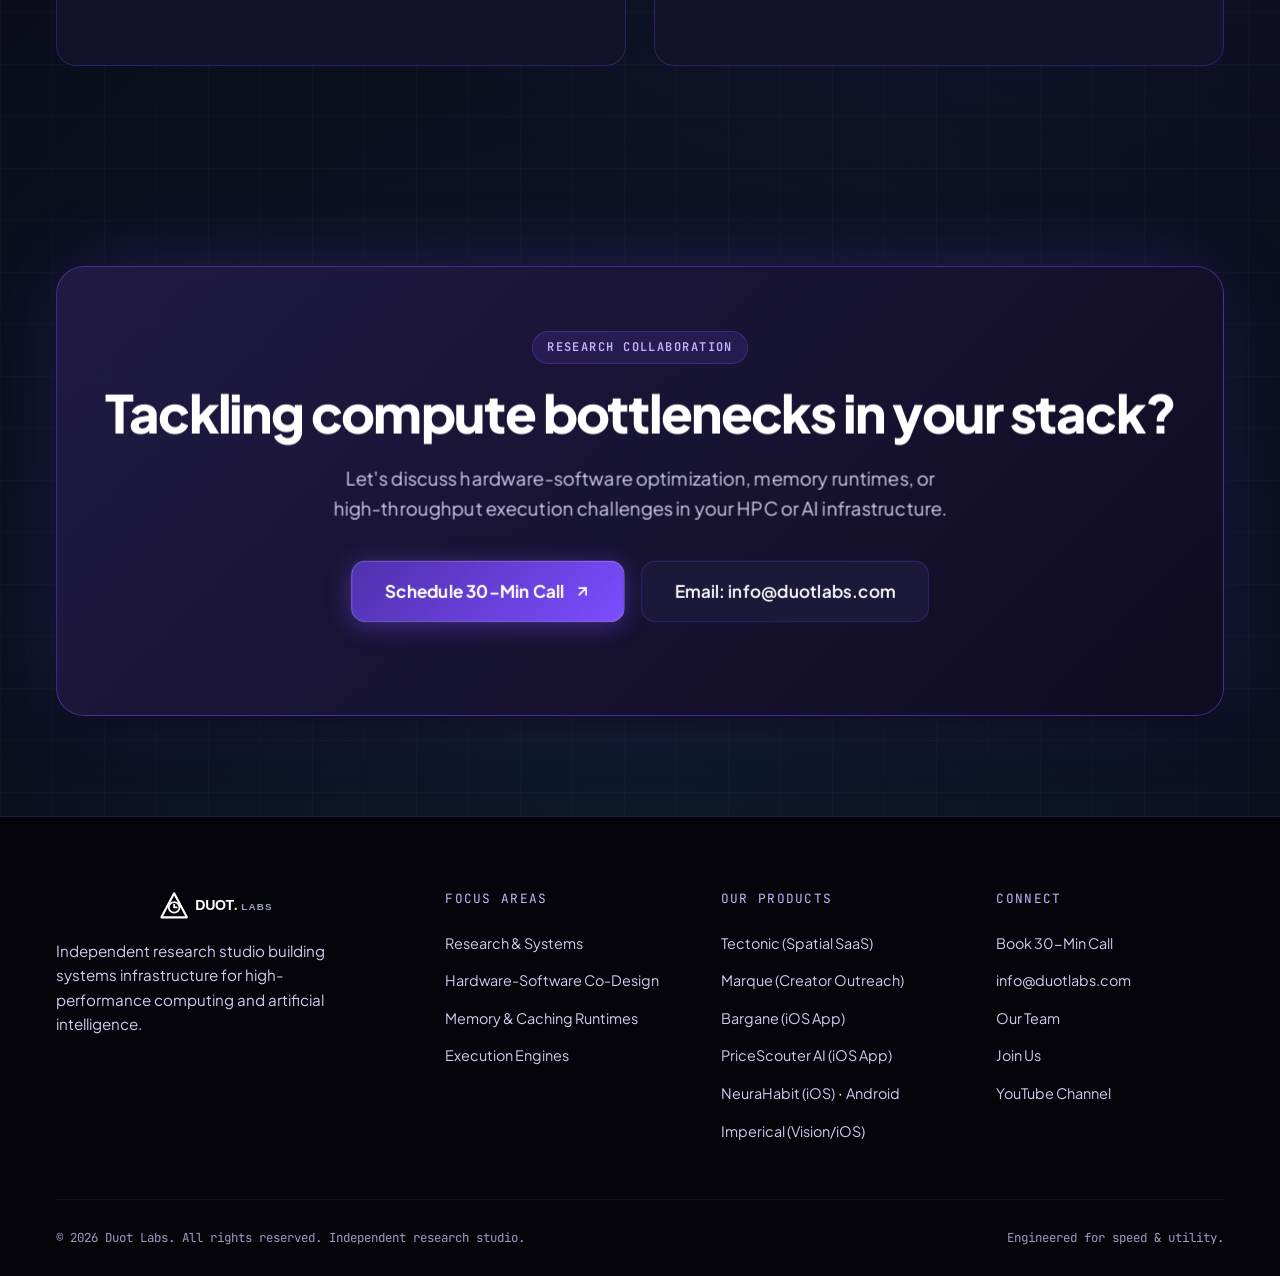
<file: systems.html>
<!DOCTYPE html>
<html lang="en">
<head>
  <meta charset="UTF-8" />
  <meta name="viewport" content="width=device-width, initial-scale=1.0" />
  <title>Research — Duot Labs</title>
  <meta name="description" content="Systems infrastructure research for high-performance computing and artificial intelligence: hardware-software co-design, memory & caching runtimes, and execution engines." />
  <link rel="icon" type="image/svg+xml" href="assets/favicon.svg" />
  <meta name="theme-color" content="#090714" />

  <link rel="preconnect" href="https://fonts.googleapis.com" />
  <link rel="preconnect" href="https://fonts.gstatic.com" crossorigin />
  <link href="https://fonts.googleapis.com/css2?family=JetBrains+Mono:wght@400;500;700&family=Plus+Jakarta+Sans:ital,wght@0,400;0,500;0,600;0,700;0,800;1,300;1,700&display=swap" rel="stylesheet" />
  <link rel="stylesheet" href="styles.css" />
</head>
<body>

  <div class="ambient-glow-top" aria-hidden="true"></div>
  <div class="ambient-grid-overlay" aria-hidden="true"></div>

  <!-- Navigation -->
  <header class="navbar">
    <div class="container nav-container">
      <a href="index.html" class="nav-brand" aria-label="Duot Labs Home">
        <img src="assets/logo.svg" alt="Duot Labs" class="brand-logo-img" />
      </a>

      <nav aria-label="Main Navigation">
        <ul class="nav-links">
          <li><a href="research.html" class="nav-link active">Research</a></li>
          <li><a href="consulting.html" class="nav-link">Consulting</a></li>
          <li><a href="products.html" class="nav-link">Products</a></li>
          <li><a href="team.html" class="nav-link">Team</a></li>
          <li><a href="join.html" class="nav-link">Join Us</a></li>
          <li class="nav-mobile-cta">
            <a href="https://calendly.com/info-duotlabs/30min" target="_blank" rel="noopener noreferrer" class="btn btn-primary" style="width: 100%; justify-content: center; margin-top: 6px;">
              Book 30-Min Call
              <svg width="14" height="14" viewBox="0 0 24 24" fill="none" stroke="currentColor" stroke-width="2.5" stroke-linecap="round" stroke-linejoin="round"><line x1="7" y1="17" x2="17" y2="7"></line><polyline points="7 7 17 7 17 17"></polyline></svg>
            </a>
          </li>
        </ul>
      </nav>

      <div class="nav-actions">
        <a href="https://calendly.com/info-duotlabs/30min" target="_blank" rel="noopener noreferrer" class="btn btn-primary btn-sm">
          Book 30-Min Call
          <svg width="14" height="14" viewBox="0 0 24 24" fill="none" stroke="currentColor" stroke-width="2.5" stroke-linecap="round" stroke-linejoin="round"><line x1="7" y1="17" x2="17" y2="7"></line><polyline points="7 7 17 7 17 17"></polyline></svg>
        </a>
        <button class="nav-toggle" id="navToggle" aria-label="Toggle navigation menu" aria-expanded="false">
          <div class="nav-toggle-icon">
            <span></span>
            <span></span>
            <span></span>
          </div>
        </button>
      </div>
    </div>
  </header>

  <!-- Page Header -->
  <header class="page-header">
    <div class="container page-header-inner">
      <div class="section-pill">RESEARCH & SYSTEMS</div>
      <h1 class="page-title">Systems infrastructure for <span class="gradient-text-purple">HPC & AI.</span></h1>
      <p class="page-intro">
        Duot Labs is an independent research studio building systems infrastructure for high-performance computing and artificial intelligence. We focus on hardware-software co-design, memory and caching runtimes, and high-throughput execution engines. Rather than building surface-level applications, our research targets the core computational bottlenecks of modern systems—optimizing memory bandwidth, reducing inference latency, and maximizing hardware utilization from edge robotics to large-scale LLM deployment.
      </p>
    </div>
  </header>

  <!-- Core Research Pillars -->
  <section class="section" style="padding-top: 20px;">
    <div class="container">
      <div class="grid-2">

        <!-- 01: Hardware-Software Co-Design -->
        <div class="feature-card">
          <div class="card-header-icon">
            <span class="card-code">SYSTEMS 01</span>
            <div class="icon-box">
              <svg width="24" height="24" viewBox="0 0 24 24" fill="none" stroke="currentColor" stroke-width="2" stroke-linecap="round" stroke-linejoin="round"><polyline points="22 12 18 12 15 21 9 3 6 12 2 12"></polyline></svg>
            </div>
          </div>
          <h2 class="card-title">Hardware-Software Co-Design</h2>
          <p class="card-desc">
            Designing unified architectures where compiler passes, custom GPU kernels, and underlying silicon constraints interact directly to maximize FLOP utilization and compute efficiency.
          </p>
          <ul class="feature-bullets">
            <li class="feature-bullet-item"><span class="bullet-check">✓</span> Custom CUDA/Triton kernels for non-standard attention mechanisms and quantized operators</li>
            <li class="feature-bullet-item"><span class="bullet-check">✓</span> Micro-architectural profiling & hardware performance counter telemetry</li>
            <li class="feature-bullet-item"><span class="bullet-check">✓</span> Heterogeneous accelerator orchestration across GPU, NPU, and edge hardware</li>
          </ul>
        </div>

        <!-- 02: Memory & Caching Runtimes -->
        <div class="feature-card">
          <div class="card-header-icon">
            <span class="card-code">SYSTEMS 02</span>
            <div class="icon-box">
              <svg width="24" height="24" viewBox="0 0 24 24" fill="none" stroke="currentColor" stroke-width="2" stroke-linecap="round" stroke-linejoin="round"><path d="M4 19.5A2.5 2.5 0 0 1 6.5 17H20"></path><path d="M6.5 2H20v20H6.5A2.5 2.5 0 0 1 4 19.5v-15A2.5 2.5 0 0 1 6.5 2z"></path></svg>
            </div>
          </div>
          <h2 class="card-title">Memory & Caching Runtimes</h2>
          <p class="card-desc">
            Targeting memory bandwidth as the primary bottleneck in modern LLM deployment and high-throughput vector processing through intelligent memory layout and zero-copy runtimes.
          </p>
          <ul class="feature-bullets">
            <li class="feature-bullet-item"><span class="bullet-check">✓</span> KV-cache compression, paging algorithms, and dynamic memory allocation runtimes</li>
            <li class="feature-bullet-item"><span class="bullet-check">✓</span> Zero-copy payload parsing and shared-memory inter-process communication</li>
            <li class="feature-bullet-item"><span class="bullet-check">✓</span> High-bandwidth memory (HBM) layout optimization for massive model context windows</li>
          </ul>
        </div>

        <!-- 03: High-Throughput Execution Engines -->
        <div class="feature-card">
          <div class="card-header-icon">
            <span class="card-code">SYSTEMS 03</span>
            <div class="icon-box">
              <svg width="24" height="24" viewBox="0 0 24 24" fill="none" stroke="currentColor" stroke-width="2" stroke-linecap="round" stroke-linejoin="round"><circle cx="12" cy="12" r="10"></circle><line x1="2" y1="12" x2="22" y2="12"></line><path d="M12 2a15.3 15.3 0 0 1 4 10 15.3 15.3 0 0 1-4 10 15.3 15.3 0 0 1-4-10 15.3 15.3 0 0 1 4-10z"></path></svg>
            </div>
          </div>
          <h2 class="card-title">High-Throughput Execution Engines</h2>
          <p class="card-desc">
            Building low-overhead, concurrent execution runtimes engineered for deterministic low latency and extreme throughput across distributed compute clusters.
          </p>
          <ul class="feature-bullets">
            <li class="feature-bullet-item"><span class="bullet-check">✓</span> Asynchronous, non-blocking I/O engines for multi-thousand RPS inference streams</li>
            <li class="feature-bullet-item"><span class="bullet-check">✓</span> P99 tail-latency suppression for real-time scoring and autonomous control loops</li>
            <li class="feature-bullet-item"><span class="bullet-check">✓</span> Lock-free data structures and vectorized stream processing pipelines</li>
          </ul>
        </div>

        <!-- 04: Edge Robotics to LLM Deployment -->
        <div class="feature-card">
          <div class="card-header-icon">
            <span class="card-code">SYSTEMS 04</span>
            <div class="icon-box">
              <svg width="24" height="24" viewBox="0 0 24 24" fill="none" stroke="currentColor" stroke-width="2" stroke-linecap="round" stroke-linejoin="round"><rect x="2" y="3" width="20" height="14" rx="2" ry="2"></rect><line x1="8" y1="21" x2="16" y2="21"></line><line x1="12" y1="17" x2="12" y2="21"></line></svg>
            </div>
          </div>
          <h2 class="card-title">Edge Robotics to LLM Deployment</h2>
          <p class="card-desc">
            Eliminating compute bottlenecks across the full hardware spectrum—from real-time, low-power edge robotics and spatial vision to multi-node LLM serving infrastructure.
          </p>
          <ul class="feature-bullets">
            <li class="feature-bullet-item"><span class="bullet-check">✓</span> Low-latency spatial vision & sensor telemetry runtimes for edge hardware</li>
            <li class="feature-bullet-item"><span class="bullet-check">✓</span> Distributed tensor & pipeline parallelism for large-scale model serving</li>
            <li class="feature-bullet-item"><span class="bullet-check">✓</span> High-availability failover, dynamic load balancing, and edge-to-cloud routing</li>
          </ul>
        </div>

      </div>
    </div>
  </section>

  <!-- CTA -->
  <section class="section">
    <div class="container">
      <div class="cta-banner">
        <div class="section-pill" style="margin-bottom: 20px;">RESEARCH COLLABORATION</div>
        <h2 class="cta-title">Tackling compute bottlenecks in your stack?</h2>
        <p class="cta-desc">
          Let's discuss hardware-software optimization, memory runtimes, or high-throughput execution challenges in your HPC or AI infrastructure.
        </p>
        <div class="cta-btn-group">
          <a href="https://calendly.com/info-duotlabs/30min" target="_blank" rel="noopener noreferrer" class="btn btn-primary btn-lg">
            Schedule 30-Min Call
            <svg width="16" height="16" viewBox="0 0 24 24" fill="none" stroke="currentColor" stroke-width="2.5" stroke-linecap="round" stroke-linejoin="round"><line x1="7" y1="17" x2="17" y2="7"></line><polyline points="7 7 17 7 17 17"></polyline></svg>
          </a>
          <a href="mailto:info@duotlabs.com" class="btn btn-secondary btn-lg">
            Email: info@duotlabs.com
          </a>
        </div>
      </div>
    </div>
  </section>

  <!-- Footer -->
  <footer class="site-footer">
    <div class="container">
      <div class="footer-grid">
        <div class="footer-brand-col">
          <img src="assets/logo.svg" alt="Duot Labs" class="brand-logo-img" />
          <p class="footer-tagline">
            Independent research studio building systems infrastructure for high-performance computing and artificial intelligence.
          </p>
        </div>

        <div>
          <div class="footer-heading">Focus Areas</div>
          <ul class="footer-links">
            <li><a href="research.html" class="footer-link">Research & Systems</a></li>
            <li><a href="research.html" class="footer-link">Hardware-Software Co-Design</a></li>
            <li><a href="research.html" class="footer-link">Memory & Caching Runtimes</a></li>
            <li><a href="research.html" class="footer-link">Execution Engines</a></li>
          </ul>
        </div>

        <div>
          <div class="footer-heading">Our Products</div>
          <ul class="footer-links">
            <li><a href="https://www.meta.com/experiences/tectonic/1339450442584955/" target="_blank" rel="noopener noreferrer" class="footer-link">Tectonic (Spatial SaaS)</a></li>
            <li><a href="https://marque.live/" target="_blank" rel="noopener noreferrer" class="footer-link">Marque (Creator Outreach)</a></li>
            <li><a href="https://apps.apple.com/us/app/bargane/id6760089931" target="_blank" rel="noopener noreferrer" class="footer-link">Bargane (iOS App)</a></li>
            <li><a href="https://apps.apple.com/us/app/pricescouter-ai/id6749451027" target="_blank" rel="noopener noreferrer" class="footer-link">PriceScouter AI (iOS App)</a></li>
            <li><a href="https://apps.apple.com/us/app/neurahabit/id6757574461" target="_blank" rel="noopener noreferrer" class="footer-link">NeuraHabit (iOS)</a> · <a href="https://play.google.com/store/apps/details?id=com.neurahabit.app&hl=en_US" target="_blank" rel="noopener noreferrer" class="footer-link">Android</a></li>
            <li><a href="https://apps.apple.com/us/app/imperical/id6759636738" target="_blank" rel="noopener noreferrer" class="footer-link">Imperical (Vision/iOS)</a></li>
          </ul>
        </div>

        <div>
          <div class="footer-heading">Connect</div>
          <ul class="footer-links">
            <li><a href="https://calendly.com/info-duotlabs/30min" target="_blank" rel="noopener noreferrer" class="footer-link">Book 30-Min Call</a></li>
            <li><a href="mailto:info@duotlabs.com" class="footer-link">info@duotlabs.com</a></li>
            <li><a href="team.html" class="footer-link">Our Team</a></li>
            <li><a href="join.html" class="footer-link">Join Us</a></li>
            <li><a href="https://www.youtube.com/@DuotLabs" target="_blank" rel="noopener noreferrer" class="footer-link">YouTube Channel</a></li>
          </ul>
        </div>
      </div>

      <div class="footer-bottom">
        <div>© 2026 Duot Labs. All rights reserved. Independent research studio.</div>
        <div>Engineered for speed & utility.</div>
      </div>
    </div>
  </footer>

  <script src="app.js"></script>
</body>
</html>
</file>
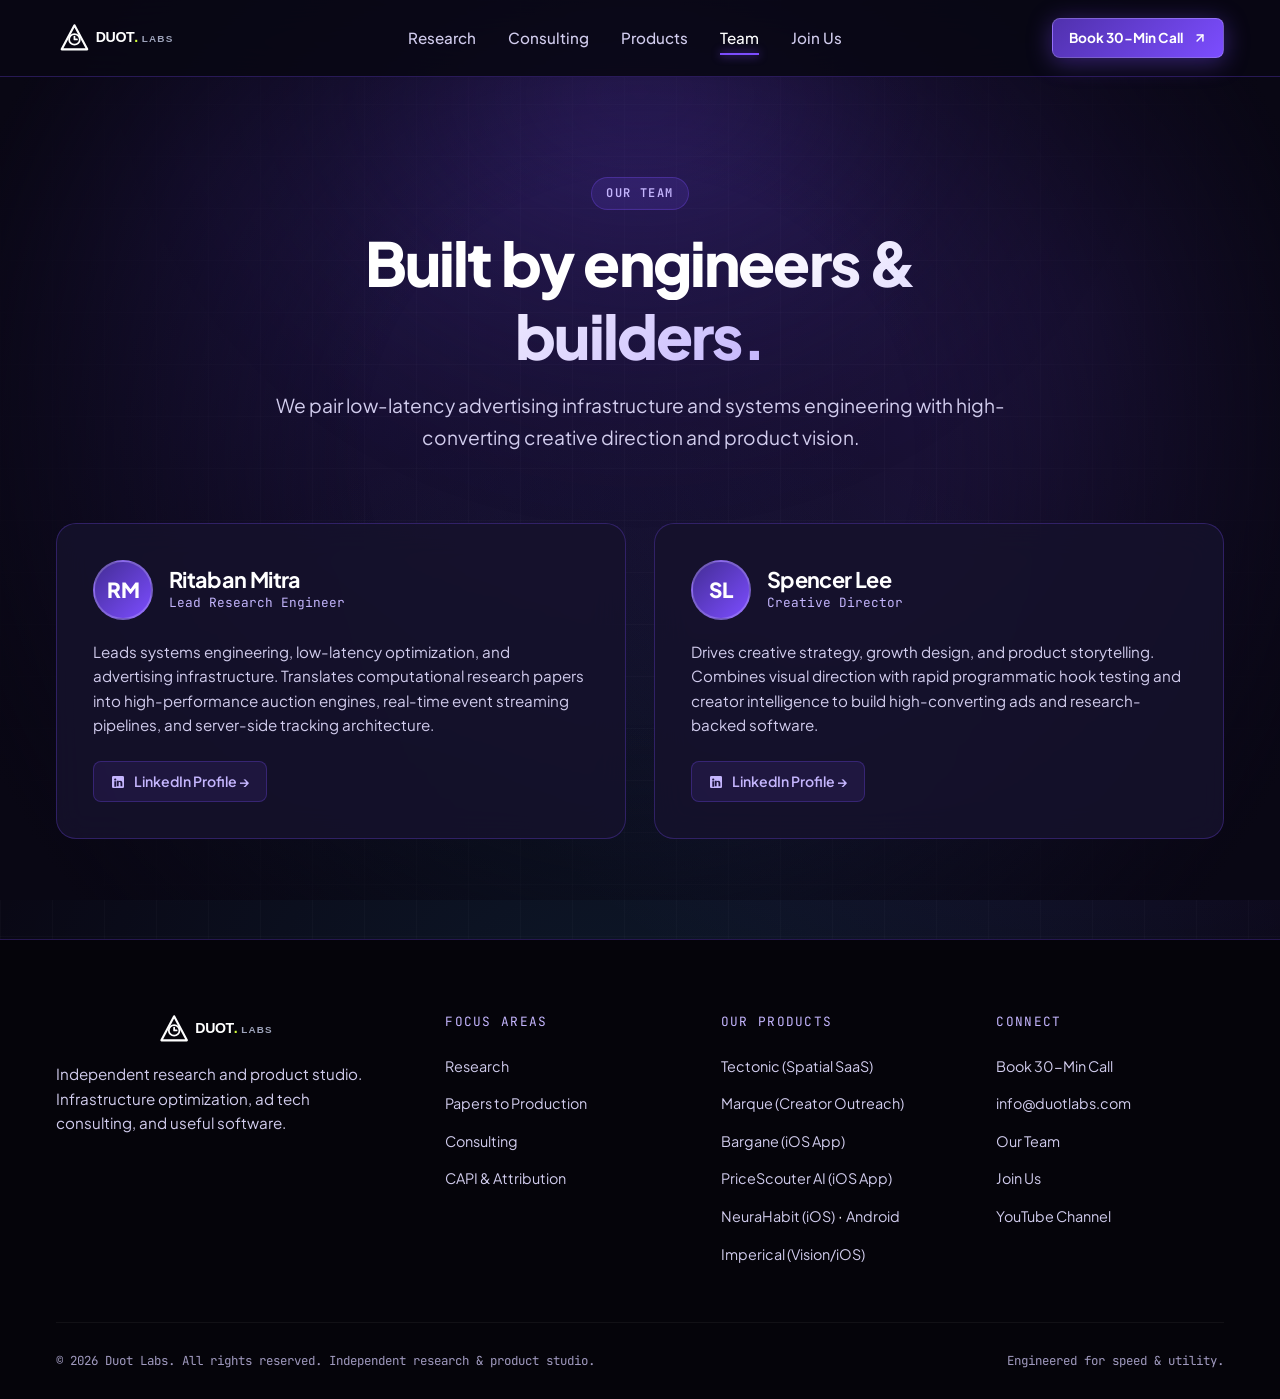
<file: team.html>
<!DOCTYPE html>
<html lang="en">

<head>
  <meta charset="UTF-8" />
  <meta name="viewport" content="width=device-width, initial-scale=1.0" />
  <title>Our Team — Duot Labs</title>
  <meta name="description"
    content="Meet the team behind Duot Labs: Ritaban Mitra (Lead Research Engineer) and Spencer Lee (Creative Director)." />
  <link rel="icon" type="image/svg+xml" href="assets/favicon.svg" />
  <meta name="theme-color" content="#090714" />

  <link rel="preconnect" href="https://fonts.googleapis.com" />
  <link rel="preconnect" href="https://fonts.gstatic.com" crossorigin />
  <link
    href="https://fonts.googleapis.com/css2?family=JetBrains+Mono:wght@400;500;700&family=Plus+Jakarta+Sans:ital,wght@0,400;0,500;0,600;0,700;0,800;1,300;1,700&display=swap"
    rel="stylesheet" />
  <link rel="stylesheet" href="styles.css" />
</head>

<body>

  <div class="ambient-glow-top" aria-hidden="true"></div>
  <div class="ambient-grid-overlay" aria-hidden="true"></div>

  <!-- Navigation -->
  <header class="navbar">
    <div class="container nav-container">
      <a href="index.html" class="nav-brand" aria-label="Duot Labs Home">
        <img src="assets/logo.svg" alt="Duot Labs" class="brand-logo-img" />
      </a>

      <nav aria-label="Main Navigation">
        <ul class="nav-links">
          <li><a href="research.html" class="nav-link">Research</a></li>
          <li><a href="consulting.html" class="nav-link">Consulting</a></li>
          <li><a href="products.html" class="nav-link">Products</a></li>
          <li><a href="team.html" class="nav-link active">Team</a></li>
          <li><a href="join.html" class="nav-link">Join Us</a></li>
          <li class="nav-mobile-cta">
            <a href="https://calendly.com/info-duotlabs/30min" target="_blank" rel="noopener noreferrer" class="btn btn-primary" style="width: 100%; justify-content: center; margin-top: 6px;">
              Book 30-Min Call
              <svg width="14" height="14" viewBox="0 0 24 24" fill="none" stroke="currentColor" stroke-width="2.5" stroke-linecap="round" stroke-linejoin="round"><line x1="7" y1="17" x2="17" y2="7"></line><polyline points="7 7 17 7 17 17"></polyline></svg>
            </a>
          </li>
        </ul>
      </nav>

      <div class="nav-actions">
        <a href="https://calendly.com/info-duotlabs/30min" target="_blank" rel="noopener noreferrer"
          class="btn btn-primary btn-sm">
          Book 30-Min Call
          <svg width="14" height="14" viewBox="0 0 24 24" fill="none" stroke="currentColor" stroke-width="2.5"
            stroke-linecap="round" stroke-linejoin="round">
            <line x1="7" y1="17" x2="17" y2="7"></line>
            <polyline points="7 7 17 7 17 17"></polyline>
          </svg>
        </a>
        <button class="nav-toggle" id="navToggle" aria-label="Toggle navigation menu" aria-expanded="false">
          <div class="nav-toggle-icon">
            <span></span>
            <span></span>
            <span></span>
          </div>
        </button>
      </div>
    </div>
  </header>

  <!-- Page Header -->
  <header class="page-header">
    <div class="container page-header-inner">
      <div class="section-pill">OUR TEAM</div>
      <h1 class="page-title">Built by <span class="gradient-text-purple">engineers & builders.</span></h1>
      <p class="page-intro">
        We pair low-latency advertising infrastructure and systems engineering with high-converting creative direction
        and product vision.
      </p>
    </div>
  </header>

  <!-- Team Cards -->
  <section class="section" style="padding-top: 20px;">
    <div class="container">
      <div class="grid-2">

        <!-- Ritaban Mitra -->
        <div class="team-card">
          <div>
            <div class="team-avatar-row">
              <div class="team-avatar-fallback">RM</div>
              <div class="team-meta">
                <h3>Ritaban Mitra</h3>
                <div class="team-role">Lead Research Engineer</div>
              </div>
            </div>
            <p class="team-bio">
              Leads systems engineering, low-latency optimization, and advertising infrastructure. Translates
              computational research papers into high-performance auction engines, real-time event streaming pipelines,
              and server-side tracking architecture.
            </p>
          </div>
          <div>
            <a href="https://www.linkedin.com/in/ritabanmitra" target="_blank" rel="noopener noreferrer"
              class="linkedin-btn">
              <svg width="16" height="16" viewBox="0 0 24 24" fill="currentColor">
                <path
                  d="M19 3a2 2 0 0 1 2 2v14a2 2 0 0 1-2 2H5a2 2 0 0 1-2-2V5a2 2 0 0 1 2-2h14m-.5 15.5v-5.3a3.26 3.26 0 0 0-3.26-3.26c-.85 0-1.84.52-2.28 1.3v-1.11h-2.79v8.37h2.79v-4.93c0-.77.62-1.4 1.39-1.4a1.4 1.4 0 0 1 1.4 1.4v4.93h2.75M6.46 10.9v8.37H9.2V10.9H6.46M7.83 6.6a1.62 1.62 0 0 0-1.63 1.63c0 .9.73 1.63 1.63 1.63.9 0 1.63-.73 1.63-1.63A1.62 1.62 0 0 0 7.83 6.6Z" />
              </svg>
              LinkedIn Profile →
            </a>
          </div>
        </div>

        <!-- Spencer Lee -->
        <div class="team-card">
          <div>
            <div class="team-avatar-row">
              <div class="team-avatar-fallback">SL</div>
              <div class="team-meta">
                <h3>Spencer Lee</h3>
                <div class="team-role">Creative Director</div>
              </div>
            </div>
            <p class="team-bio">
              Drives creative strategy, growth design, and product storytelling. Combines visual direction with rapid
              programmatic hook testing and creator intelligence to build high-converting ads and research-backed software.
            </p>
          </div>
          <div>
            <a href="https://www.linkedin.com/in/spencer-lee-63076b229/" target="_blank" rel="noopener noreferrer"
              class="linkedin-btn">
              <svg width="16" height="16" viewBox="0 0 24 24" fill="currentColor">
                <path
                  d="M19 3a2 2 0 0 1 2 2v14a2 2 0 0 1-2 2H5a2 2 0 0 1-2-2V5a2 2 0 0 1 2-2h14m-.5 15.5v-5.3a3.26 3.26 0 0 0-3.26-3.26c-.85 0-1.84.52-2.28 1.3v-1.11h-2.79v8.37h2.79v-4.93c0-.77.62-1.4 1.39-1.4a1.4 1.4 0 0 1 1.4 1.4v4.93h2.75M6.46 10.9v8.37H9.2V10.9H6.46M7.83 6.6a1.62 1.62 0 0 0-1.63 1.63c0 .9.73 1.63 1.63 1.63.9 0 1.63-.73 1.63-1.63A1.62 1.62 0 0 0 7.83 6.6Z" />
              </svg>
              LinkedIn Profile →
            </a>
          </div>
        </div>

      </div>
    </div>
  </section>

  <!-- Footer -->
  <footer class="site-footer">
    <div class="container">
      <div class="footer-grid">
        <div class="footer-brand-col">
          <img src="assets/logo.svg" alt="Duot Labs" class="brand-logo-img" />
          <p class="footer-tagline">
            Independent research and product studio. Infrastructure optimization, ad tech consulting, and useful
            software.
          </p>
        </div>

        <div>
          <div class="footer-heading">Focus Areas</div>
          <ul class="footer-links">
            <li><a href="research.html" class="footer-link">Research</a></li>
            <li><a href="research.html" class="footer-link">Papers to Production</a></li>
            <li><a href="consulting.html" class="footer-link">Consulting</a></li>
            <li><a href="consulting.html" class="footer-link">CAPI & Attribution</a></li>
          </ul>
        </div>

        <div>
          <div class="footer-heading">Our Products</div>
          <ul class="footer-links">
            <li><a href="https://www.meta.com/experiences/tectonic/1339450442584955/" target="_blank" rel="noopener noreferrer" class="footer-link">Tectonic (Spatial SaaS)</a></li>
            <li><a href="https://marque.live/" target="_blank" rel="noopener noreferrer" class="footer-link">Marque
                (Creator Outreach)</a></li>
            <li><a href="https://apps.apple.com/us/app/bargane/id6760089931" target="_blank" rel="noopener noreferrer"
                class="footer-link">Bargane (iOS App)</a></li>
            <li><a href="https://apps.apple.com/us/app/pricescouter-ai/id6749451027" target="_blank"
                rel="noopener noreferrer" class="footer-link">PriceScouter AI (iOS App)</a></li>
            <li><a href="https://apps.apple.com/us/app/neurahabit/id6757574461" target="_blank"
                rel="noopener noreferrer" class="footer-link">NeuraHabit (iOS)</a> · <a href="https://play.google.com/store/apps/details?id=com.neurahabit.app&hl=en_US" target="_blank"
                rel="noopener noreferrer" class="footer-link">Android</a></li>
            <li><a href="https://apps.apple.com/us/app/imperical/id6759636738" target="_blank" rel="noopener noreferrer"
                class="footer-link">Imperical (Vision/iOS)</a></li>
          </ul>
        </div>

        <div>
          <div class="footer-heading">Connect</div>
          <ul class="footer-links">
            <li><a href="https://calendly.com/info-duotlabs/30min" target="_blank" rel="noopener noreferrer"
                class="footer-link">Book 30-Min Call</a></li>
            <li><a href="mailto:info@duotlabs.com" class="footer-link">info@duotlabs.com</a></li>
            <li><a href="team.html" class="footer-link">Our Team</a></li>
            <li><a href="join.html" class="footer-link">Join Us</a></li>
            <li><a href="https://www.youtube.com/@DuotLabs" target="_blank" rel="noopener noreferrer"
                class="footer-link">YouTube Channel</a></li>
          </ul>
        </div>
      </div>

      <div class="footer-bottom">
        <div>© 2026 Duot Labs. All rights reserved. Independent research & product studio.</div>
        <div>Engineered for speed & utility.</div>
      </div>
    </div>
  </footer>

  <script src="app.js"></script>
</body>

</html>
</file>
<file: styles.css>
/* ==========================================================================
   DUOT LABS — DESIGN SYSTEM & STYLESHEET
   Deep Royal Violet / Indigo & Minimalist Research Studio Aesthetic
   ========================================================================== */

:root {
  /* Official Duot Brand Palette */
  --bg-primary: #090714;
  --bg-secondary: #0e0c1f;
  --bg-surface: #14112a;
  --bg-surface-elevated: #1c183a;
  --bg-glass: rgba(20, 17, 42, 0.85);
  --bg-glass-card: rgba(22, 18, 44, 0.85);
  --bg-glass-hover: rgba(36, 31, 74, 0.95);

  /* Brand Violet / Purple & Accent Highlights */
  --brand-violet: #442d96;
  --brand-violet-light: #5d3ebc;
  --accent-purple: #7c4dff;
  --accent-purple-glow: rgba(124, 77, 255, 0.38);
  --accent-purple-subtle: rgba(124, 77, 255, 0.16);
  --accent-cyan: #38bdf8;
  --accent-cyan-subtle: rgba(56, 189, 248, 0.14);
  --accent-emerald: #00f5a0;
  --accent-lime: #d4ff3a;

  /* Text Colors (High Contrast) */
  --text-primary: #ffffff;
  --text-secondary: #d1cced;
  --text-muted: #a09abf;
  --text-dim: #7b75a1;

  /* Borders */
  --border-subtle: rgba(255, 255, 255, 0.12);
  --border-glass: rgba(124, 77, 255, 0.28);
  --border-active: rgba(124, 77, 255, 0.65);
  --border-glow: rgba(124, 77, 255, 0.85);

  /* Typography */
  --font-sans: 'Plus Jakarta Sans', -apple-system, BlinkMacSystemFont, 'Segoe UI', Roboto, sans-serif;
  --font-mono: 'JetBrains Mono', 'Fira Code', monospace;

  /* Geometry & Shadows */
  --radius-sm: 8px;
  --radius-md: 14px;
  --radius-lg: 20px;
  --radius-xl: 28px;
  --radius-full: 9999px;

  --shadow-card: 0 14px 40px -10px rgba(0, 0, 0, 0.7);
  --shadow-glow-purple: 0 0 50px -10px rgba(124, 77, 255, 0.4);

  --max-width: 1200px;
  --transition-fast: 0.18s cubic-bezier(0.16, 1, 0.3, 1);
  --transition-smooth: 0.35s cubic-bezier(0.16, 1, 0.3, 1);
}

/* Reset & Base */
*,
*::before,
*::after {
  box-sizing: border-box;
  margin: 0;
  padding: 0;
}

html {
  scroll-behavior: smooth;
  color-scheme: dark;
  font-size: 16px;
}

body {
  background-color: var(--bg-primary);
  color: var(--text-primary);
  font-family: var(--font-sans);
  line-height: 1.6;
  -webkit-font-smoothing: antialiased;
  -moz-osx-font-smoothing: grayscale;
  overflow-x: hidden;
  position: relative;
  background-image:
    radial-gradient(circle at 15% 12%, rgba(68, 45, 150, 0.38) 0%, transparent 45%),
    radial-gradient(circle at 85% 22%, rgba(124, 77, 255, 0.2) 0%, transparent 50%),
    radial-gradient(circle at 50% 80%, rgba(56, 189, 248, 0.1) 0%, transparent 55%),
    linear-gradient(rgba(255, 255, 255, 0.02) 1px, transparent 1px),
    linear-gradient(90deg, rgba(255, 255, 255, 0.02) 1px, transparent 1px);
  background-size: 100% 100%, 100% 100%, 100% 100%, 52px 52px, 52px 52px;
}

/* Ambient glow */
.ambient-glow-top {
  position: absolute;
  top: 0;
  left: 50%;
  transform: translateX(-50%);
  width: 900px;
  height: 440px;
  background: radial-gradient(ellipse at top, rgba(124, 77, 255, 0.32), rgba(68, 45, 150, 0.22), transparent 70%);
  pointer-events: none;
  z-index: 0;
  filter: blur(70px);
}

.ambient-grid-overlay {
  position: fixed;
  inset: 0;
  pointer-events: none;
  z-index: 0;
  background: radial-gradient(circle at center, transparent 35%, var(--bg-primary) 92%);
}

/* Typography */
h1,
h2,
h3,
h4,
h5,
h6 {
  color: var(--text-primary);
  font-weight: 700;
  letter-spacing: -0.03em;
  line-height: 1.2;
}

p {
  color: var(--text-secondary);
}

a {
  color: inherit;
  text-decoration: none;
  transition: all var(--transition-fast);
}

.mono {
  font-family: var(--font-mono);
}

.gradient-text-purple {
  background: linear-gradient(135deg, #ffffff 30%, #c4b5fd 100%);
  -webkit-background-clip: text;
  -webkit-text-fill-color: transparent;
}

.gradient-text-cyan {
  background: linear-gradient(135deg, #ffffff 30%, var(--accent-cyan) 100%);
  -webkit-background-clip: text;
  -webkit-text-fill-color: transparent;
}

/* Containers */
.container {
  width: 100%;
  max-width: var(--max-width);
  margin-left: auto;
  margin-right: auto;
  padding-left: 24px;
  padding-right: 24px;
  position: relative;
  z-index: 1;
}

.section {
  padding: 100px 0;
  position: relative;
}

@media (max-width: 768px) {
  .section {
    padding: 60px 0;
  }
}

.section-header {
  margin-bottom: 52px;
  text-align: left;
}

.section-header.center {
  text-align: center;
  margin-left: auto;
  margin-right: auto;
  max-width: 760px;
}

.section-pill {
  display: inline-flex;
  align-items: center;
  gap: 8px;
  font-family: var(--font-mono);
  font-size: 0.75rem;
  font-weight: 600;
  text-transform: uppercase;
  letter-spacing: 0.12em;
  color: #c4b5fd;
  background: rgba(124, 77, 255, 0.14);
  border: 1px solid rgba(124, 77, 255, 0.3);
  padding: 6px 14px;
  border-radius: var(--radius-full);
  margin-bottom: 16px;
}

.section-title {
  font-size: clamp(2.2rem, 4vw, 3.2rem);
  font-weight: 800;
  margin-bottom: 16px;
}

.section-desc {
  font-size: 1.125rem;
  color: var(--text-secondary);
  max-width: 680px;
  line-height: 1.65;
}

.section-header.center .section-desc {
  margin-left: auto;
  margin-right: auto;
}

/* Navbar & Mobile Backdrop */
.navbar {
  position: sticky;
  top: 0;
  left: 0;
  right: 0;
  z-index: 100;
  background: rgba(9, 7, 20, 0.88);
  backdrop-filter: blur(18px);
  -webkit-backdrop-filter: blur(18px);
  border-bottom: 1px solid var(--border-glass);
  transition: all var(--transition-fast);
}

.mobile-menu-backdrop {
  position: fixed;
  inset: 0;
  background: rgba(5, 4, 12, 0.78);
  backdrop-filter: blur(10px);
  -webkit-backdrop-filter: blur(10px);
  z-index: 90;
  opacity: 0;
  pointer-events: none;
  transition: opacity var(--transition-smooth);
}

body.mobile-menu-open .mobile-menu-backdrop {
  opacity: 1;
  pointer-events: auto;
}

.nav-container {
  display: flex;
  align-items: center;
  justify-content: space-between;
  height: 76px;
}

.nav-brand {
  display: flex;
  align-items: center;
  gap: 12px;
}

.brand-logo-img {
  height: 34px;
  width: auto;
}

.nav-links {
  display: flex;
  align-items: center;
  gap: 32px;
  list-style: none;
}

.nav-link {
  font-size: 0.95rem;
  font-weight: 500;
  color: var(--text-secondary);
  position: relative;
  padding: 8px 0;
}

.nav-link:hover,
.nav-link.active {
  color: var(--text-primary);
}

.nav-link::after {
  content: '';
  position: absolute;
  bottom: 0;
  left: 0;
  width: 0%;
  height: 2px;
  background: var(--accent-purple);
  box-shadow: 0 0 10px var(--accent-purple);
  transition: width var(--transition-fast);
}

.nav-link:hover::after,
.nav-link.active::after {
  width: 100%;
}

.nav-actions {
  display: flex;
  align-items: center;
  gap: 16px;
}

.nav-toggle {
  display: none;
  background: rgba(124, 77, 255, 0.08);
  border: 1px solid var(--border-glass);
  border-radius: var(--radius-sm);
  color: var(--text-primary);
  width: 44px;
  height: 44px;
  min-width: 44px;
  min-height: 44px;
  align-items: center;
  justify-content: center;
  cursor: pointer;
  z-index: 101;
  transition: all var(--transition-fast);
  padding: 0;
}

.nav-toggle:hover,
.nav-toggle:focus {
  background: rgba(124, 77, 255, 0.2);
  border-color: var(--accent-purple);
}

.nav-toggle-icon {
  width: 20px;
  height: 14px;
  position: relative;
  display: flex;
  flex-direction: column;
  justify-content: space-between;
}

.nav-toggle-icon span {
  display: block;
  width: 100%;
  height: 2px;
  background-color: var(--text-primary);
  border-radius: 2px;
  transition: transform 0.3s cubic-bezier(0.16, 1, 0.3, 1), opacity 0.2s ease;
}

body.mobile-menu-open .nav-toggle-icon span:nth-child(1) {
  transform: translateY(6px) rotate(45deg);
}

body.mobile-menu-open .nav-toggle-icon span:nth-child(2) {
  opacity: 0;
}

body.mobile-menu-open .nav-toggle-icon span:nth-child(3) {
  transform: translateY(-6px) rotate(-45deg);
}

/* Buttons */
.btn {
  display: inline-flex;
  align-items: center;
  justify-content: center;
  gap: 10px;
  font-size: 0.95rem;
  font-weight: 600;
  padding: 12px 24px;
  border-radius: var(--radius-md);
  cursor: pointer;
  transition: all var(--transition-smooth);
  border: 1px solid transparent;
  white-space: nowrap;
}

.btn-primary {
  background: linear-gradient(135deg, #5031ad, #7c4dff);
  color: #ffffff;
  font-weight: 700;
  border: 1px solid rgba(255, 255, 255, 0.2);
  box-shadow: 0 4px 24px rgba(124, 77, 255, 0.4);
}

.btn-primary:hover {
  background: linear-gradient(135deg, #5d3ebc, #8f65ff);
  transform: translateY(-2px);
  box-shadow: 0 8px 34px rgba(124, 77, 255, 0.6);
}

.btn-secondary {
  background: var(--bg-surface-elevated);
  color: var(--text-primary);
  border-color: var(--border-glass);
}

.btn-secondary:hover {
  background: var(--bg-glass-hover);
  border-color: rgba(124, 77, 255, 0.4);
  transform: translateY(-2px);
}

.btn-outline-lime {
  background: rgba(124, 77, 255, 0.08);
  color: #c4b5fd;
  border-color: rgba(124, 77, 255, 0.4);
}

.btn-outline-lime:hover {
  background: rgba(124, 77, 255, 0.2);
  border-color: var(--accent-purple);
  color: #ffffff;
  box-shadow: 0 0 20px rgba(124, 77, 255, 0.35);
}

.btn-sm {
  padding: 8px 16px;
  font-size: 0.85rem;
  border-radius: var(--radius-sm);
}

.btn-lg {
  padding: 16px 32px;
  font-size: 1.05rem;
  border-radius: var(--radius-md);
}

/* Hero Section: Modern Split Architecture */
.hero-section {
  position: relative;
  overflow: hidden;
  padding: 100px 0 40px;
  min-height: calc(88vh - 76px);
  display: flex;
  align-items: center;
}

.hero-grid-container {
  display: grid;
  grid-template-columns: 1.05fr 0.95fr;
  align-items: center;
  gap: 40px;
  width: 100%;
}

.hero-content-col {
  display: flex;
  flex-direction: column;
  align-items: flex-start;
  text-align: left;
  z-index: 2;
}

.hero-pill {
  display: inline-flex;
  align-items: center;
  gap: 10px;
  font-family: var(--font-mono);
  font-size: 0.76rem;
  letter-spacing: 0.06em;
  color: #c4b5fd;
  background: rgba(124, 77, 255, 0.12);
  border: 1px solid rgba(124, 77, 255, 0.35);
  padding: 6px 14px;
  border-radius: var(--radius-full);
  margin-bottom: 16px;
}

.hero-title {
  font-size: clamp(2.2rem, 3.8vw, 3.6rem);
  font-weight: 800;
  line-height: 1.12;
  letter-spacing: -0.04em;
  margin-bottom: 16px;
  text-align: left;
}

.hero-title em {
  font-style: italic;
  font-weight: 300;
  color: #c4b5fd;
  text-decoration: underline;
  text-decoration-color: rgba(124, 77, 255, 0.5);
  text-underline-offset: 6px;
}

.hero-desc {
  font-size: 1.05rem;
  color: var(--text-secondary);
  line-height: 1.6;
  margin-bottom: 18px;
  max-width: 580px;
  text-align: left;
}

/* 3 Pillars Overview in Hero */
.hero-pillars-overview {
  display: flex;
  flex-direction: column;
  gap: 8px;
  width: 100%;
  max-width: 540px;
  margin-bottom: 24px;
}

.pillar-overview-chip {
  display: flex;
  align-items: center;
  gap: 12px;
  padding: 10px 14px;
  background: rgba(16, 13, 33, 0.65);
  border: 1px solid rgba(124, 77, 255, 0.2);
  border-radius: var(--radius-md);
  transition: all var(--transition-fast);
}

.pillar-overview-chip:hover {
  background: rgba(124, 77, 255, 0.12);
  border-color: rgba(124, 77, 255, 0.45);
  transform: translateX(3px);
}

.chip-step-badge {
  font-family: var(--font-mono);
  font-size: 0.72rem;
  font-weight: 700;
  color: #a78bfa;
  background: rgba(124, 77, 255, 0.2);
  padding: 3px 8px;
  border-radius: var(--radius-sm);
  border: 1px solid rgba(124, 77, 255, 0.35);
  flex-shrink: 0;
}

.pillar-overview-chip:nth-child(1) .chip-step-badge {
  color: #38bdf8;
  background: rgba(56, 189, 248, 0.15);
  border-color: rgba(56, 189, 248, 0.35);
}

.pillar-overview-chip:nth-child(2) .chip-step-badge {
  color: #00f5a0;
  background: rgba(0, 245, 160, 0.15);
  border-color: rgba(0, 245, 160, 0.35);
}

.pillar-overview-chip:nth-child(3) .chip-step-badge {
  color: #c4b5fd;
  background: rgba(167, 139, 250, 0.15);
  border-color: rgba(167, 139, 250, 0.35);
}

.chip-content {
  display: flex;
  flex-direction: column;
  gap: 2px;
}

.chip-title {
  font-size: 0.92rem;
  font-weight: 600;
  color: var(--text-primary);
}

.chip-sub {
  font-size: 0.8rem;
  color: var(--text-secondary);
  line-height: 1.35;
}

/* Focus Areas Cards Grid */
.ecosystem-flow-wrapper {
  margin-top: 36px;
  position: relative;
}

.ecosystem-cards-grid {
  display: grid;
  grid-template-columns: repeat(3, 1fr);
  gap: 24px;
  position: relative;
}

.ecosystem-card {
  background: var(--bg-glass-card);
  border: 1px solid var(--border-glass);
  border-radius: var(--radius-lg);
  padding: 30px;
  display: flex;
  flex-direction: column;
  justify-content: space-between;
  position: relative;
  transition: all var(--transition-smooth);
}

.ecosystem-card:hover {
  transform: translateY(-4px);
  border-color: rgba(124, 77, 255, 0.6);
  box-shadow: 0 16px 40px rgba(0, 0, 0, 0.5), 0 0 24px rgba(124, 77, 255, 0.25);
}

.card-step-badge {
  display: inline-flex;
  align-items: center;
  gap: 6px;
  font-family: var(--font-mono);
  font-size: 0.74rem;
  font-weight: 700;
  padding: 4px 10px;
  border-radius: var(--radius-sm);
  margin-bottom: 16px;
  width: fit-content;
}

.step-badge-blue {
  background: rgba(56, 189, 248, 0.15);
  color: #38bdf8;
  border: 1px solid rgba(56, 189, 248, 0.35);
}

.step-badge-emerald {
  background: rgba(0, 245, 160, 0.15);
  color: #00f5a0;
  border: 1px solid rgba(0, 245, 160, 0.35);
}

.step-badge-purple {
  background: rgba(167, 139, 250, 0.15);
  color: #c4b5fd;
  border: 1px solid rgba(167, 139, 250, 0.35);
}

.ecosystem-card-title {
  font-size: 1.35rem;
  font-weight: 800;
  color: var(--text-primary);
  margin-bottom: 12px;
}

.ecosystem-card-plain-desc {
  font-size: 0.94rem;
  color: var(--text-secondary);
  line-height: 1.6;
  margin-bottom: 20px;
}

.ecosystem-card-footer {
  margin-top: auto;
  padding-top: 18px;
  border-top: 1px solid rgba(255, 255, 255, 0.08);
  display: flex;
  align-items: center;
  justify-content: flex-start;
}

.product-card-desc {
  font-size: 0.92rem;
  color: var(--text-secondary);
  line-height: 1.55;
  margin-bottom: 22px;
}

@media (max-width: 992px) {
  .ecosystem-cards-grid {
    grid-template-columns: 1fr;
  }
}

.hero-cta-group {
  display: flex;
  align-items: center;
  gap: 16px;
  flex-wrap: wrap;
}

/* Right Column: 3D Systems Architecture Console */
.hero-systems-col {
  position: relative;
  width: 100%;
  z-index: 2;
}

.systems-console-frame {
  background: rgba(14, 11, 28, 0.92);
  border: 1px solid rgba(124, 77, 255, 0.4);
  border-radius: var(--radius-xl);
  overflow: hidden;
  box-shadow: 0 20px 60px -15px rgba(0, 0, 0, 0.8), 0 0 45px -10px rgba(124, 77, 255, 0.35);
  backdrop-filter: blur(20px);
  display: flex;
  flex-direction: column;
}

.console-header-bar {
  display: flex;
  align-items: center;
  justify-content: space-between;
  padding: 12px 18px;
  background: rgba(20, 16, 40, 0.9);
  border-bottom: 1px solid rgba(124, 77, 255, 0.25);
}

.console-dots {
  display: flex;
  align-items: center;
  gap: 6px;
}

.console-dots span {
  width: 10px;
  height: 10px;
  border-radius: 50%;
}

.dot-red {
  background: #ff5f56;
}

.dot-yellow {
  background: #ffbd2e;
}

.dot-green {
  background: #27c93f;
}

.console-title-mono {
  display: flex;
  align-items: center;
  gap: 8px;
  font-family: var(--font-mono);
  font-size: 0.72rem;
  font-weight: 600;
  color: #c4b5fd;
  letter-spacing: 0.06em;
}

.hud-pulse-dot {
  width: 7px;
  height: 7px;
  border-radius: 50%;
  background: var(--accent-emerald);
  box-shadow: 0 0 10px var(--accent-emerald);
  animation: hudPulse 2s infinite ease-in-out;
}

@keyframes hudPulse {

  0%,
  100% {
    transform: scale(1);
    opacity: 1;
  }

  50% {
    transform: scale(1.4);
    opacity: 0.5;
  }
}

.console-drag-hint {
  font-family: var(--font-mono);
  font-size: 0.65rem;
  color: #38bdf8;
  background: rgba(56, 189, 248, 0.12);
  border: 1px solid rgba(56, 189, 248, 0.3);
  padding: 3px 8px;
  border-radius: var(--radius-sm);
  letter-spacing: 0.05em;
}

.console-viewport {
  position: relative;
  width: 100%;
  height: 410px;
  background: radial-gradient(circle at center, rgba(30, 20, 65, 0.45) 0%, rgba(9, 7, 20, 0.98) 85%);
  overflow: hidden;
}

.console-viewport canvas {
  width: 100% !important;
  height: 100% !important;
  display: block;
  cursor: grab;
}

.console-viewport canvas:active {
  cursor: grabbing;
}

.console-bottom-bar {
  padding: 10px 14px;
  background: rgba(16, 13, 33, 0.95);
  border-top: 1px solid rgba(124, 77, 255, 0.25);
  display: flex;
  align-items: center;
  justify-content: center;
}

.console-layer-tabs {
  display: flex;
  align-items: center;
  gap: 8px;
  background: rgba(9, 7, 20, 0.7);
  padding: 4px;
  border-radius: var(--radius-full);
  border: 1px solid rgba(124, 77, 255, 0.2);
}

.console-tab-btn {
  flex: 1;
  display: inline-flex;
  align-items: center;
  justify-content: center;
  gap: 6px;
  background: transparent;
  border: none;
  color: var(--text-muted);
  font-family: var(--font-mono);
  font-size: 0.74rem;
  font-weight: 600;
  padding: 7px 12px;
  border-radius: var(--radius-full);
  cursor: pointer;
  transition: all var(--transition-fast);
}

.console-tab-btn:hover {
  color: var(--text-primary);
  background: rgba(124, 77, 255, 0.15);
}

.console-tab-btn.active {
  background: linear-gradient(135deg, rgba(124, 77, 255, 0.5), rgba(56, 189, 248, 0.35));
  border: 1px solid rgba(124, 77, 255, 0.7);
  color: #ffffff;
  box-shadow: 0 0 14px rgba(124, 77, 255, 0.35);
}



/* Tag strip on cards */
.card-tech-tags {
  display: flex;
  gap: 8px;
  flex-wrap: wrap;
  margin-top: 14px;
  margin-bottom: 18px;
}

.tech-tag {
  font-family: var(--font-mono);
  font-size: 0.72rem;
  color: #c4b5fd;
  background: rgba(124, 77, 255, 0.14);
  border: 1px solid rgba(124, 77, 255, 0.28);
  padding: 3px 8px;
  border-radius: var(--radius-sm);
}

@media (max-width: 992px) {
  .hero-grid-container {
    grid-template-columns: 1fr;
    gap: 40px;
  }

  .hero-content-col {
    align-items: center;
    text-align: center;
  }

  .hero-title,
  .hero-desc {
    text-align: center;
  }

  .hero-pillars-overview {
    max-width: 100%;
  }

  .console-viewport {
    height: 320px;
  }
}

.hero-meta-strip {
  display: flex;
  align-items: center;
  justify-content: center;
  gap: 48px;
  padding-top: 32px;
  border-top: 1px solid var(--border-glass);
  width: 100%;
  max-width: 680px;
}

.hero-meta-item {
  display: flex;
  flex-direction: column;
  align-items: center;
}

.hero-meta-val {
  font-family: var(--font-mono);
  font-size: 1.6rem;
  font-weight: 700;
  color: var(--text-primary);
}

.hero-meta-val span {
  color: var(--accent-purple);
}

.hero-meta-lbl {
  font-size: 0.8rem;
  color: var(--text-muted);
  text-transform: uppercase;
  letter-spacing: 0.05em;
}

/* Page Subheaders for Dedicated Pages */
.page-header {
  padding: 100px 0 50px;
  text-align: center;
}

.page-header-inner {
  max-width: 800px;
  margin: 0 auto;
}

.page-title {
  font-size: clamp(2.6rem, 5vw, 3.8rem);
  font-weight: 800;
  margin-bottom: 18px;
  letter-spacing: -0.03em;
}

.page-intro {
  font-size: 1.2rem;
  color: var(--text-secondary);
  line-height: 1.65;
}

/* Radar Terminal */
.hero-visual-card {
  background: var(--bg-glass-card);
  backdrop-filter: blur(20px);
  border: 1px solid var(--border-glass);
  border-radius: var(--radius-xl);
  overflow: hidden;
  box-shadow: var(--shadow-card), var(--shadow-glow-purple);
  position: relative;
}

.card-topbar {
  display: flex;
  align-items: center;
  justify-content: space-between;
  padding: 14px 20px;
  background: rgba(14, 12, 28, 0.85);
  border-bottom: 1px solid var(--border-subtle);
  font-family: var(--font-mono);
  font-size: 0.75rem;
  color: var(--text-muted);
}

.topbar-controls {
  display: flex;
  gap: 6px;
}

.control-dot {
  width: 10px;
  height: 10px;
  border-radius: 50%;
  background: rgba(255, 255, 255, 0.15);
}

.control-dot.red {
  background: #ff5f56;
}

.control-dot.yellow {
  background: #ffbd2e;
}

.control-dot.green {
  background: #27c93f;
}

.radar-body {
  padding: 24px;
  position: relative;
}

.canvas-wrap {
  width: 100%;
  height: 220px;
  position: relative;
  border-radius: var(--radius-md);
  overflow: hidden;
  background: rgba(9, 7, 20, 0.95);
  border: 1px solid rgba(124, 77, 255, 0.15);
}

#signalCanvas {
  width: 100%;
  height: 100%;
  display: block;
}

.radar-telemetry {
  display: grid;
  grid-template-columns: repeat(3, 1fr);
  gap: 12px;
  margin-top: 18px;
}

.telemetry-block {
  background: rgba(124, 77, 255, 0.06);
  border: 1px solid var(--border-glass);
  padding: 12px;
  border-radius: var(--radius-sm);
  font-family: var(--font-mono);
}

.telemetry-title {
  font-size: 0.68rem;
  color: var(--text-muted);
  text-transform: uppercase;
  margin-bottom: 4px;
}

.telemetry-value {
  font-size: 1.1rem;
  font-weight: 700;
  color: #c4b5fd;
}

.telemetry-sub {
  font-size: 0.7rem;
  color: var(--accent-cyan);
}

/* Ticker Strip */
.ticker-strip {
  width: 100%;
  background: rgba(14, 12, 28, 0.9);
  border-top: 1px solid var(--border-glass);
  border-bottom: 1px solid var(--border-glass);
  padding: 14px 0;
  overflow: hidden;
  position: relative;
  z-index: 2;
}

.ticker-strip:hover .ticker-track {
  animation-play-state: paused;
}

.ticker-track {
  display: flex;
  gap: 0;
  white-space: nowrap;
  animation: ticker-scroll 38s linear infinite;
  width: max-content;
}

.ticker-item {
  display: inline-flex;
  align-items: center;
  gap: 14px;
  padding-right: 14px;
  font-family: var(--font-mono);
  font-size: 0.85rem;
  color: var(--text-secondary);
}

.ticker-item b {
  color: #c4b5fd;
}

.ticker-app {
  display: inline-flex;
  align-items: center;
  gap: 7px;
  color: #ffffff;
  font-weight: 700;
  letter-spacing: 0.02em;
}

.ticker-app-icon {
  width: 20px;
  height: 20px;
  border-radius: 5px;
  object-fit: cover;
  border: 1px solid rgba(255, 255, 255, 0.2);
  box-shadow: 0 2px 6px rgba(0, 0, 0, 0.4);
  vertical-align: middle;
}

.ticker-sep {
  color: var(--text-dim);
}

@keyframes ticker-scroll {
  from {
    transform: translateX(0);
  }

  to {
    transform: translateX(-50%);
  }
}

/* Grid Layouts */
.grid-2 {
  display: grid;
  grid-template-columns: repeat(2, 1fr);
  gap: 28px;
}

.grid-3 {
  display: grid;
  grid-template-columns: repeat(3, 1fr);
  gap: 28px;
}

.grid-4 {
  display: grid;
  grid-template-columns: repeat(4, 1fr);
  gap: 20px;
}

/* Service / Feature Cards */
.feature-card {
  background: var(--bg-glass-card);
  backdrop-filter: blur(16px);
  border: 1px solid var(--border-glass);
  border-radius: var(--radius-lg);
  padding: 36px;
  transition: all var(--transition-smooth);
  position: relative;
  overflow: hidden;
  display: flex;
  flex-direction: column;
  justify-content: space-between;
}

.feature-card::before {
  content: '';
  position: absolute;
  top: 0;
  left: 0;
  right: 0;
  height: 2px;
  background: linear-gradient(90deg, transparent, var(--accent-purple), transparent);
  opacity: 0;
  transition: opacity var(--transition-fast);
}

.feature-card:hover {
  transform: translateY(-4px);
  border-color: var(--border-active);
  box-shadow: var(--shadow-card), var(--shadow-glow-purple);
}

.feature-card:hover::before {
  opacity: 1;
}

.card-header-icon {
  display: flex;
  justify-content: space-between;
  align-items: flex-start;
  margin-bottom: 24px;
}

.card-code {
  font-family: var(--font-mono);
  font-size: 0.8rem;
  font-weight: 700;
  color: #c4b5fd;
  background: var(--accent-purple-subtle);
  border: 1px solid rgba(124, 77, 255, 0.3);
  padding: 4px 10px;
  border-radius: var(--radius-sm);
}

.icon-box {
  width: 48px;
  height: 48px;
  border-radius: var(--radius-md);
  background: rgba(124, 77, 255, 0.12);
  border: 1px solid var(--border-glass);
  display: flex;
  align-items: center;
  justify-content: center;
  color: #c4b5fd;
}

.card-title {
  font-size: 1.45rem;
  font-weight: 700;
  margin-bottom: 12px;
}

.card-desc {
  color: var(--text-secondary);
  font-size: 0.98rem;
  margin-bottom: 24px;
  line-height: 1.6;
}

.feature-bullets {
  list-style: none;
  display: flex;
  flex-direction: column;
  gap: 10px;
  margin-bottom: 28px;
  border-top: 1px solid var(--border-glass);
  padding-top: 20px;
}

.feature-bullet-item {
  display: flex;
  align-items: center;
  gap: 10px;
  font-size: 0.88rem;
  color: var(--text-primary);
}

.bullet-check {
  color: var(--accent-cyan);
  font-weight: 700;
}

.card-footer {
  display: flex;
  align-items: center;
  justify-content: space-between;
  padding-top: 16px;
  border-top: 1px solid var(--border-glass);
  font-family: var(--font-mono);
  font-size: 0.8rem;
}

/* Team Section */
.team-card {
  background: var(--bg-glass-card);
  backdrop-filter: blur(16px);
  border: 1px solid var(--border-glass);
  border-radius: var(--radius-lg);
  padding: 36px;
  transition: all var(--transition-smooth);
  display: flex;
  flex-direction: column;
  justify-content: space-between;
}

.team-card:hover {
  transform: translateY(-4px);
  border-color: var(--border-active);
  box-shadow: var(--shadow-card), var(--shadow-glow-purple);
}

.team-avatar-row {
  display: flex;
  align-items: center;
  gap: 16px;
  margin-bottom: 20px;
}

.team-avatar-fallback {
  width: 60px;
  height: 60px;
  border-radius: 50%;
  background: linear-gradient(135deg, #442d96, #7c4dff);
  display: flex;
  align-items: center;
  justify-content: center;
  font-weight: 800;
  font-size: 1.3rem;
  color: #ffffff;
  border: 2px solid rgba(255, 255, 255, 0.2);
}

.team-meta h3 {
  font-size: 1.35rem;
  font-weight: 700;
}

.team-role {
  font-family: var(--font-mono);
  font-size: 0.8rem;
  color: #c4b5fd;
}

.team-bio {
  font-size: 0.95rem;
  color: var(--text-secondary);
  line-height: 1.6;
  margin-bottom: 24px;
}

.linkedin-btn {
  display: inline-flex;
  align-items: center;
  gap: 8px;
  font-size: 0.88rem;
  font-weight: 600;
  color: #c4b5fd;
  padding: 8px 16px;
  border-radius: var(--radius-sm);
  background: rgba(124, 77, 255, 0.1);
  border: 1px solid var(--border-glass);
  transition: all var(--transition-fast);
  width: fit-content;
}

.linkedin-btn:hover {
  background: rgba(124, 77, 255, 0.25);
  color: #ffffff;
  border-color: var(--accent-purple);
}

/* Join Us Banner */
.join-banner {
  background: linear-gradient(135deg, rgba(34, 28, 70, 0.9), rgba(15, 12, 33, 0.95));
  border: 1px solid rgba(124, 77, 255, 0.4);
  border-radius: var(--radius-xl);
  padding: 56px 40px;
  text-align: center;
  position: relative;
  overflow: hidden;
  box-shadow: var(--shadow-card), 0 0 60px -15px rgba(124, 77, 255, 0.3);
}

.join-title {
  font-size: clamp(2rem, 3.5vw, 2.8rem);
  font-weight: 800;
  margin-bottom: 16px;
}

.join-desc {
  font-size: 1.1rem;
  color: var(--text-secondary);
  max-width: 640px;
  margin: 0 auto 32px;
  line-height: 1.65;
}

.join-btn-group {
  display: flex;
  justify-content: center;
  align-items: center;
  gap: 16px;
  flex-wrap: wrap;
}

/* CTA Banner */
.cta-banner {
  background: linear-gradient(135deg, rgba(34, 28, 70, 0.95), rgba(15, 12, 33, 0.98));
  border: 1px solid rgba(124, 77, 255, 0.45);
  border-radius: var(--radius-xl);
  padding: 64px 48px;
  text-align: center;
  position: relative;
  overflow: hidden;
  box-shadow: var(--shadow-card), 0 0 80px -15px rgba(124, 77, 255, 0.35);
}

.cta-title {
  font-size: clamp(2.2rem, 4vw, 3.2rem);
  font-weight: 800;
  margin-bottom: 18px;
}

.cta-desc {
  font-size: 1.15rem;
  color: var(--text-secondary);
  max-width: 620px;
  margin: 0 auto 36px;
}

.cta-btn-group {
  display: flex;
  justify-content: center;
  align-items: center;
  gap: 16px;
  flex-wrap: wrap;
  margin-bottom: 32px;
}

.cta-meta-contacts {
  display: flex;
  justify-content: center;
  align-items: center;
  gap: 28px;
  font-family: var(--font-mono);
  font-size: 0.85rem;
  color: var(--text-muted);
  flex-wrap: wrap;
}

.cta-meta-link {
  color: var(--text-secondary);
  display: inline-flex;
  align-items: center;
  gap: 6px;
}

.cta-meta-link:hover {
  color: #c4b5fd;
}

/* Modal */
.modal-overlay {
  position: fixed;
  inset: 0;
  background: rgba(6, 5, 12, 0.88);
  backdrop-filter: blur(14px);
  z-index: 1000;
  display: flex;
  align-items: center;
  justify-content: center;
  padding: 24px;
  opacity: 0;
  pointer-events: none;
  transition: opacity var(--transition-smooth);
}

.modal-overlay.active {
  opacity: 1;
  pointer-events: auto;
}

.modal-container {
  background: var(--bg-surface);
  border: 1px solid var(--border-glass);
  border-radius: var(--radius-xl);
  width: 100%;
  max-width: 640px;
  max-height: 90vh;
  overflow-y: auto;
  box-shadow: var(--shadow-card), 0 0 60px rgba(0, 0, 0, 0.9);
  transform: scale(0.94);
  transition: transform var(--transition-smooth);
  position: relative;
}

.modal-overlay.active .modal-container {
  transform: scale(1);
}

.modal-header {
  display: flex;
  align-items: center;
  justify-content: space-between;
  padding: 24px 28px;
  border-bottom: 1px solid var(--border-glass);
}

.modal-title {
  font-size: 1.3rem;
  font-weight: 700;
}

.modal-close {
  background: transparent;
  border: none;
  color: var(--text-muted);
  font-size: 1.4rem;
  cursor: pointer;
  padding: 4px;
}

.modal-close:hover {
  color: var(--text-primary);
}

.modal-body {
  padding: 28px;
}

.form-group {
  margin-bottom: 20px;
}

.form-label {
  display: block;
  font-size: 0.88rem;
  font-weight: 600;
  color: var(--text-primary);
  margin-bottom: 8px;
}

.form-input,
.form-textarea,
.form-select {
  width: 100%;
  padding: 12px 16px;
  background: rgba(10, 8, 20, 0.85);
  border: 1px solid var(--border-glass);
  border-radius: var(--radius-sm);
  color: var(--text-primary);
  font-family: inherit;
  font-size: 0.95rem;
  transition: border-color var(--transition-fast);
}

.form-input:focus,
.form-textarea:focus,
.form-select:focus {
  outline: none;
  border-color: var(--accent-purple);
  box-shadow: 0 0 18px rgba(124, 77, 255, 0.3);
}

.form-textarea {
  min-height: 110px;
  resize: vertical;
}

/* Toast */
.toast-notice {
  position: fixed;
  bottom: 24px;
  right: 24px;
  z-index: 1050;
  background: var(--bg-surface-elevated);
  border: 1px solid var(--accent-purple);
  color: var(--text-primary);
  padding: 14px 20px;
  border-radius: var(--radius-md);
  font-family: var(--font-mono);
  font-size: 0.85rem;
  display: flex;
  align-items: center;
  gap: 12px;
  box-shadow: var(--shadow-card), 0 0 30px rgba(124, 77, 255, 0.4);
  transform: translateY(100px);
  opacity: 0;
  transition: all var(--transition-smooth);
}

.toast-notice.show {
  transform: translateY(0);
  opacity: 1;
}

/* Footer (Zero Github links, clean layout) */
.site-footer {
  background: #05040a;
  border-top: 1px solid var(--border-glass);
  padding: 72px 0 36px;
  position: relative;
  z-index: 1;
}

.footer-grid {
  display: grid;
  grid-template-columns: 1.5fr 1fr 1fr 1fr;
  gap: 48px;
  margin-bottom: 56px;
}

.footer-brand-col {
  display: flex;
  flex-direction: column;
  gap: 16px;
}

.footer-tagline {
  font-size: 0.95rem;
  color: var(--text-secondary);
  max-width: 320px;
}

.footer-heading {
  font-family: var(--font-mono);
  font-size: 0.8rem;
  color: #c4b5fd;
  text-transform: uppercase;
  letter-spacing: 0.1em;
  margin-bottom: 20px;
}

.footer-links {
  list-style: none;
  display: flex;
  flex-direction: column;
  gap: 12px;
}

.footer-link {
  font-size: 0.9rem;
  color: var(--text-secondary);
}

.footer-link:hover {
  color: #c4b5fd;
  transform: translateX(3px);
  display: inline-block;
}

.footer-bottom {
  display: flex;
  align-items: center;
  justify-content: space-between;
  padding-top: 28px;
  border-top: 1px solid rgba(255, 255, 255, 0.05);
  font-family: var(--font-mono);
  font-size: 0.78rem;
  color: var(--text-muted);
}

/* Dynamic Scrollable Products Track */
.products-scroll-wrapper {
  position: relative;
  margin-top: 12px;
}

.products-scroll-header {
  display: flex;
  justify-content: space-between;
  align-items: flex-end;
  margin-bottom: 24px;
}

.products-scroll-controls {
  display: flex;
  gap: 10px;
}

.scroll-btn {
  width: 44px;
  height: 44px;
  border-radius: 50%;
  background: var(--bg-surface-elevated);
  border: 1px solid var(--border-glass);
  color: #c4b5fd;
  display: flex;
  align-items: center;
  justify-content: center;
  cursor: pointer;
  transition: all var(--transition-fast);
}

.scroll-btn:hover {
  background: var(--brand-violet);
  color: #ffffff;
  border-color: var(--accent-purple);
  transform: scale(1.05);
}

.products-scroll-track {
  display: flex;
  gap: 24px;
  overflow-x: auto;
  scroll-behavior: smooth;
  scroll-snap-type: x mandatory;
  padding-bottom: 20px;
  -webkit-overflow-scrolling: touch;
  scrollbar-width: thin;
  scrollbar-color: rgba(124, 77, 255, 0.4) transparent;
}

.products-scroll-track::-webkit-scrollbar {
  height: 6px;
}

.products-scroll-track::-webkit-scrollbar-track {
  background: rgba(255, 255, 255, 0.03);
  border-radius: 3px;
}

.products-scroll-track::-webkit-scrollbar-thumb {
  background: rgba(124, 77, 255, 0.4);
  border-radius: 3px;
}

.product-scroll-card {
  flex: 0 0 360px;
  scroll-snap-align: start;
  background: var(--bg-glass-card);
  backdrop-filter: blur(16px);
  border: 1px solid var(--border-glass);
  border-radius: var(--radius-xl);
  padding: 32px;
  display: flex;
  flex-direction: column;
  justify-content: space-between;
  transition: all var(--transition-smooth);
  position: relative;
}

.product-scroll-card:hover {
  transform: translateY(-6px);
  border-color: var(--accent-purple);
  box-shadow: var(--shadow-card), 0 0 35px -10px rgba(124, 77, 255, 0.4);
}

.product-app-icon {
  width: 68px;
  height: 68px;
  border-radius: 16px;
  object-fit: cover;
  box-shadow: 0 8px 24px rgba(0, 0, 0, 0.5), 0 0 15px rgba(124, 77, 255, 0.25);
  border: 1px solid rgba(255, 255, 255, 0.15);
  margin-bottom: 20px;
}

.product-card-title-row {
  display: flex;
  justify-content: space-between;
  align-items: flex-start;
  margin-bottom: 6px;
}

.product-card-name {
  font-size: 1.5rem;
  font-weight: 800;
}

.product-type-tag {
  font-family: var(--font-mono);
  font-size: 0.75rem;
  color: #c4b5fd;
  margin-bottom: 18px;
}

.product-btn-grid {
  display: grid;
  grid-template-columns: 1fr 1fr;
  gap: 8px;
  width: 100%;
}

.product-btn-grid .btn {
  padding: 11px 8px;
  font-size: 0.86rem;
  width: 100%;
  justify-content: center;
  gap: 6px;
}

.product-info-block {
  display: flex;
  flex-direction: column;
  gap: 12px;
  margin-bottom: 24px;
  padding: 16px;
  background: rgba(12, 10, 24, 0.6);
  border-radius: var(--radius-md);
  border: 1px solid rgba(255, 255, 255, 0.05);
}

.info-row {
  display: flex;
  flex-direction: column;
  gap: 4px;
}

.info-label {
  font-family: var(--font-mono);
  font-size: 0.72rem;
  color: var(--accent-cyan);
  text-transform: uppercase;
  letter-spacing: 0.06em;
  font-weight: 700;
}

.info-text {
  font-size: 0.9rem;
  color: var(--text-secondary);
  line-height: 1.45;
}

/* Mobile Nav Item CTA default hidden on desktop */
.nav-mobile-cta {
  display: none;
}

/* Safe Area & Mobile Viewport Rules */
html,
body {
  max-width: 100vw;
  overflow-x: hidden;
  -webkit-text-size-adjust: 100%;
  -webkit-tap-highlight-color: transparent;
}

@supports (padding-top: env(safe-area-inset-top)) {
  .navbar {
    padding-top: env(safe-area-inset-top);
  }

  .container {
    padding-left: max(16px, env(safe-area-inset-left));
    padding-right: max(16px, env(safe-area-inset-right));
  }

  .site-footer {
    padding-bottom: max(28px, env(safe-area-inset-bottom));
  }
}

/* Responsive Breakpoints */
@media (max-width: 1024px) {
  .hero-grid {
    grid-template-columns: 1fr;
    gap: 40px;
  }

  .grid-3 {
    grid-template-columns: repeat(2, 1fr);
  }

  .grid-4 {
    grid-template-columns: repeat(2, 1fr);
  }

  .footer-grid {
    grid-template-columns: repeat(2, 1fr);
  }
}

@media (max-width: 768px) {
  .container {
    padding-left: 18px;
    padding-right: 18px;
  }

  .nav-container {
    height: 64px;
  }

  .brand-logo-img {
    height: 28px;
  }

  .nav-toggle {
    display: inline-flex;
    width: 42px;
    height: 42px;
    min-width: 42px;
    min-height: 42px;
  }

  .nav-links {
    position: fixed;
    top: 64px;
    left: 0;
    right: 0;
    max-height: calc(100vh - 64px);
    overflow-y: auto;
    background: rgba(9, 7, 20, 0.96);
    backdrop-filter: blur(28px);
    -webkit-backdrop-filter: blur(28px);
    padding: 16px 16px 28px;
    border-bottom: 1px solid var(--border-glass);
    display: flex;
    flex-direction: column;
    gap: 8px;
    z-index: 100;
    box-shadow: 0 20px 50px rgba(0, 0, 0, 0.9);
    transform: translateY(-120%);
    opacity: 0;
    pointer-events: none;
    transition: transform 0.32s cubic-bezier(0.16, 1, 0.3, 1), opacity 0.25s ease;
  }

  body.mobile-menu-open .nav-links {
    transform: translateY(0);
    opacity: 1;
    pointer-events: auto;
  }

  .nav-link {
    font-size: 1rem;
    font-weight: 600;
    padding: 14px 18px;
    border-radius: var(--radius-sm);
    display: flex;
    align-items: center;
    width: 100%;
    color: var(--text-primary);
    background: rgba(255, 255, 255, 0.02);
    border: 1px solid rgba(255, 255, 255, 0.06);
    min-height: 48px;
  }

  .nav-link:hover,
  .nav-link.active {
    background: rgba(124, 77, 255, 0.16);
    border-color: rgba(124, 77, 255, 0.4);
    color: #ffffff;
  }

  .nav-link::after {
    display: none;
  }

  .nav-mobile-cta {
    display: block;
    width: 100%;
    margin-top: 6px;
    padding-top: 10px;
    border-top: 1px solid var(--border-subtle);
  }

  .page-header {
    padding: 64px 0 28px;
  }

  .page-title {
    font-size: clamp(2rem, 7.5vw, 3.2rem);
    line-height: 1.15;
  }

  .page-intro {
    font-size: 1.05rem;
    line-height: 1.55;
  }

  .hero-section {
    padding: 64px 0 40px;
    min-height: auto;
  }

  .hero-pill {
    font-size: 0.72rem;
    padding: 6px 14px;
    text-align: center;
    word-break: normal;
    white-space: normal;
    line-height: 1.4;
    max-width: 100%;
    margin-bottom: 20px;
  }

  .hero-title {
    font-size: clamp(2.1rem, 8vw, 4.2rem);
    line-height: 1.12;
    margin-bottom: 18px;
  }

  .hero-desc {
    font-size: 1.05rem;
    line-height: 1.6;
    margin-bottom: 28px;
  }

  .hero-meta-strip {
    gap: 16px;
    flex-wrap: wrap;
    padding-top: 20px;
  }

  .hero-meta-item {
    flex: 1 1 110px;
  }

  .hero-meta-val {
    font-size: 1.3rem;
  }

  .products-scroll-header {
    flex-direction: column;
    align-items: flex-start;
    gap: 16px;
  }

  .products-scroll-controls {
    align-self: flex-start;
  }

  .products-scroll-track {
    margin-left: -18px;
    margin-right: -18px;
    padding-left: 18px;
    padding-right: 18px;
  }

  .product-scroll-card {
    flex: 0 0 calc(85vw - 16px);
    max-width: 330px;
    padding: 24px 20px;
    scroll-snap-align: center;
  }

  .feature-card,
  .team-card {
    padding: 24px 20px;
    border-radius: var(--radius-lg);
  }

  .join-banner,
  .cta-banner {
    padding: 36px 20px;
    border-radius: var(--radius-lg);
  }

  .radar-telemetry {
    grid-template-columns: repeat(3, 1fr);
    gap: 6px;
  }

  .telemetry-block {
    padding: 8px 6px;
  }

  .telemetry-title {
    font-size: 0.6rem;
  }

  .telemetry-value {
    font-size: 0.95rem;
  }

  .grid-2,
  .grid-3,
  .grid-4 {
    grid-template-columns: 1fr;
    gap: 20px;
  }

  .footer-grid {
    grid-template-columns: 1fr;
    gap: 28px;
  }

  .footer-bottom {
    flex-direction: column;
    gap: 12px;
    text-align: center;
  }
}

@media (max-width: 576px) {
  .nav-actions .btn-primary {
    display: none;
  }

  .hero-cta-group,
  .join-btn-group,
  .cta-btn-group {
    flex-direction: column;
    width: 100%;
    gap: 12px;
  }

  .hero-cta-group .btn,
  .join-btn-group .btn,
  .cta-btn-group .btn {
    width: 100%;
    justify-content: center;
    min-height: 48px;
  }

  .btn-lg {
    padding: 14px 24px;
    font-size: 0.98rem;
  }

  .form-input,
  .form-textarea,
  .form-select {
    font-size: 16px;
    /* Prevents auto-zoom on iOS */
    padding: 14px 16px;
  }

  .product-card-title-row {
    flex-direction: column;
    align-items: flex-start;
    gap: 4px;
  }

  .product-type-tag {
    margin-bottom: 12px;
  }

  .modal-overlay {
    padding: 12px;
    align-items: flex-end;
  }

  .modal-container {
    border-radius: var(--radius-lg);
    max-height: 88vh;
    margin: 0;
    width: 100%;
  }

  .modal-header {
    padding: 16px 20px;
  }

  .modal-body {
    padding: 20px;
  }
}

/* ==========================================================================
   3D CARD TILT & SPECULAR SHINE SYSTEM
   ========================================================================== */

.feature-card,
.product-scroll-card,
.team-card,
.research-card,
.systems-card,
.career-card,
.cta-banner {
  transform-style: preserve-3d;
  perspective: 1000px;
  position: relative;
  transition: transform 0.15s cubic-bezier(0.2, 0, 0.2, 1), box-shadow 0.35s ease, border-color 0.35s ease;
  will-change: transform;
}

/* Card Specular Shine & Holographic Glare Overlay */
.card-specular-glare {
  position: absolute;
  inset: 0;
  border-radius: inherit;
  pointer-events: none;
  opacity: var(--glare-opacity, 0);
  transition: opacity 0.3s cubic-bezier(0.16, 1, 0.3, 1);
  background: radial-gradient(circle 380px at var(--glare-x, 50%) var(--glare-y, 50%),
      rgba(255, 255, 255, 0.18) 0%,
      rgba(124, 77, 255, 0.14) 28%,
      rgba(56, 189, 248, 0.08) 55%,
      transparent 78%);
  mix-blend-mode: screen;
  z-index: 10;
}

/* Parallax Depth for Card Internal Elements */
.feature-card .card-header-icon,
.feature-card .icon-box,
.product-scroll-card .product-app-icon {
  transform: translateZ(30px);
  transition: transform 0.25s ease;
}

.feature-card .card-title,
.product-scroll-card .product-card-name,
.cta-banner .cta-title {
  transform: translateZ(22px);
  transition: transform 0.25s ease;
}

.feature-card .card-code,
.product-scroll-card .product-type-tag {
  transform: translateZ(26px);
  transition: transform 0.25s ease;
}

.feature-card .card-desc,
.product-scroll-card .product-card-desc,
.cta-banner .cta-desc {
  transform: translateZ(14px);
  transition: transform 0.25s ease;
}

.feature-card .card-footer,
.product-scroll-card .btn,
.cta-banner .cta-btn-group {
  transform: translateZ(24px);
  transition: transform 0.25s ease;
}

@media (hover: none) {
  .card-specular-glare {
    display: none !important;
  }
}
</file>
